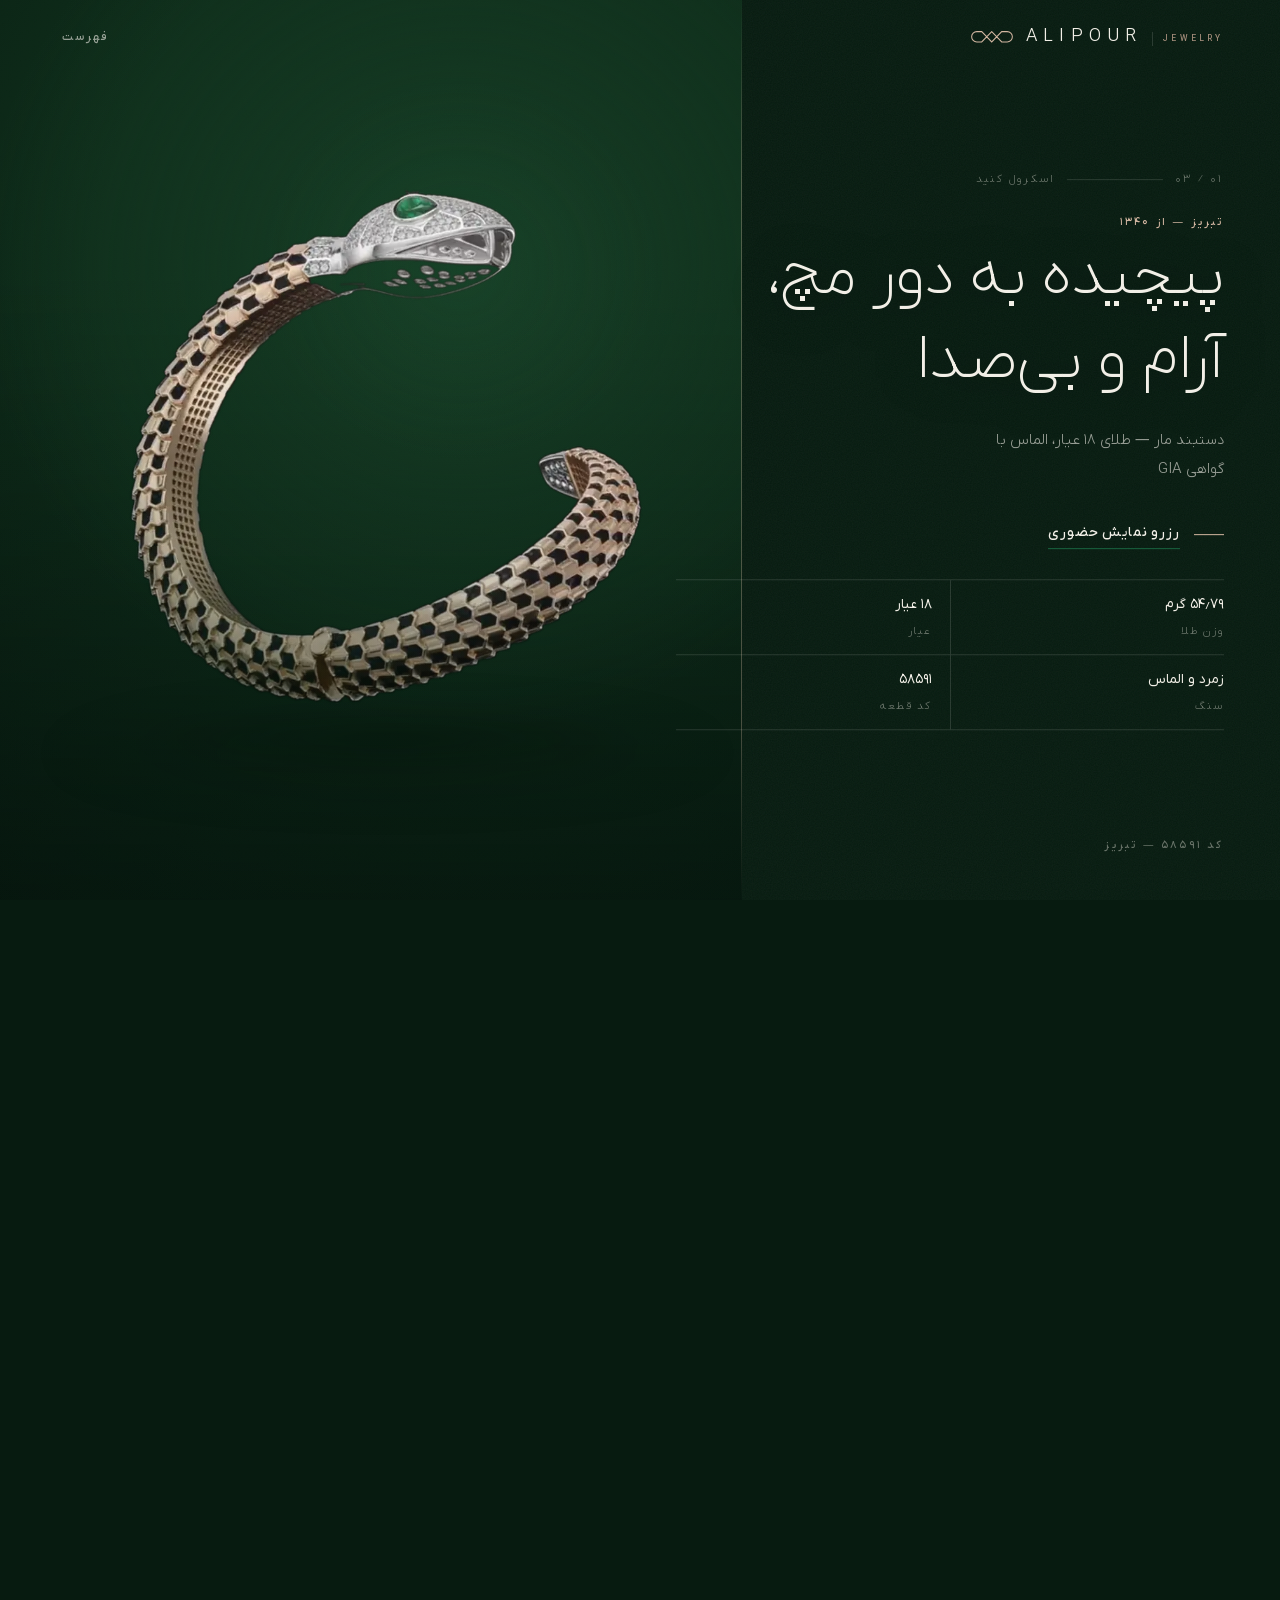
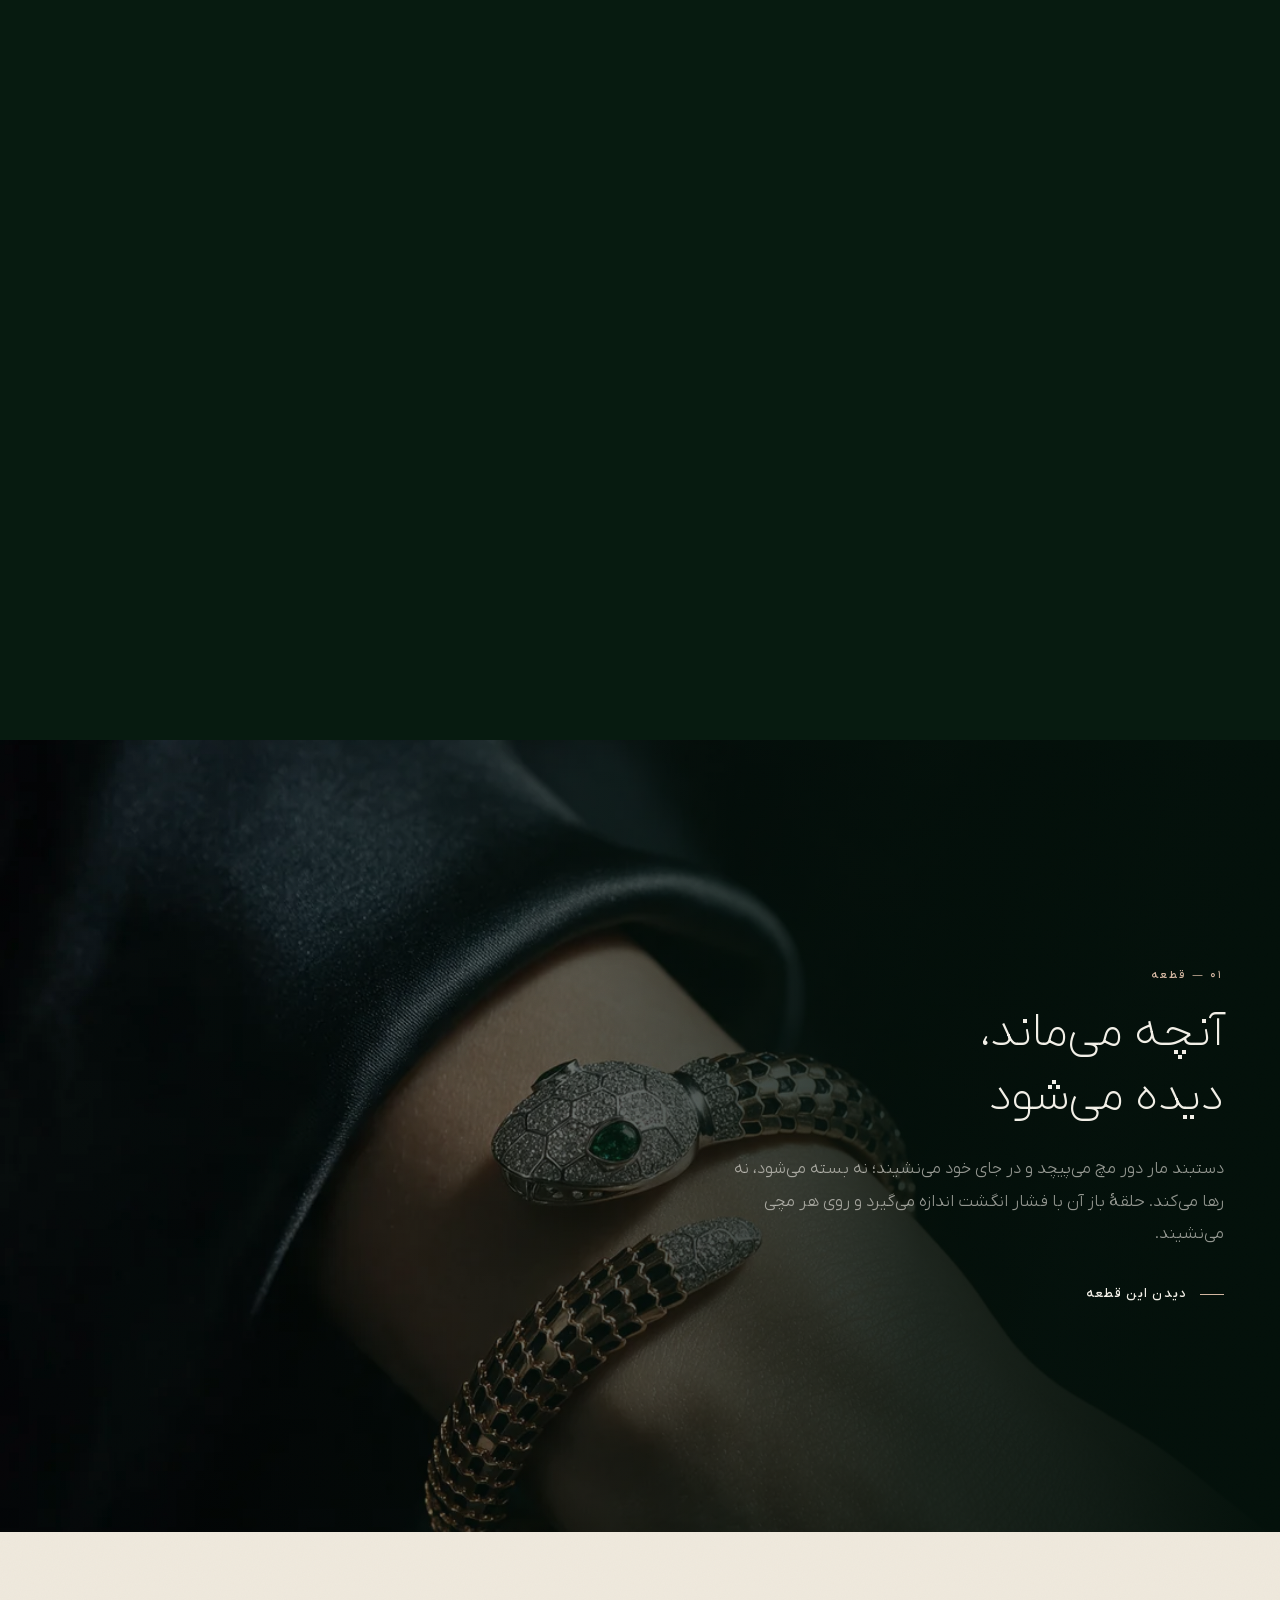
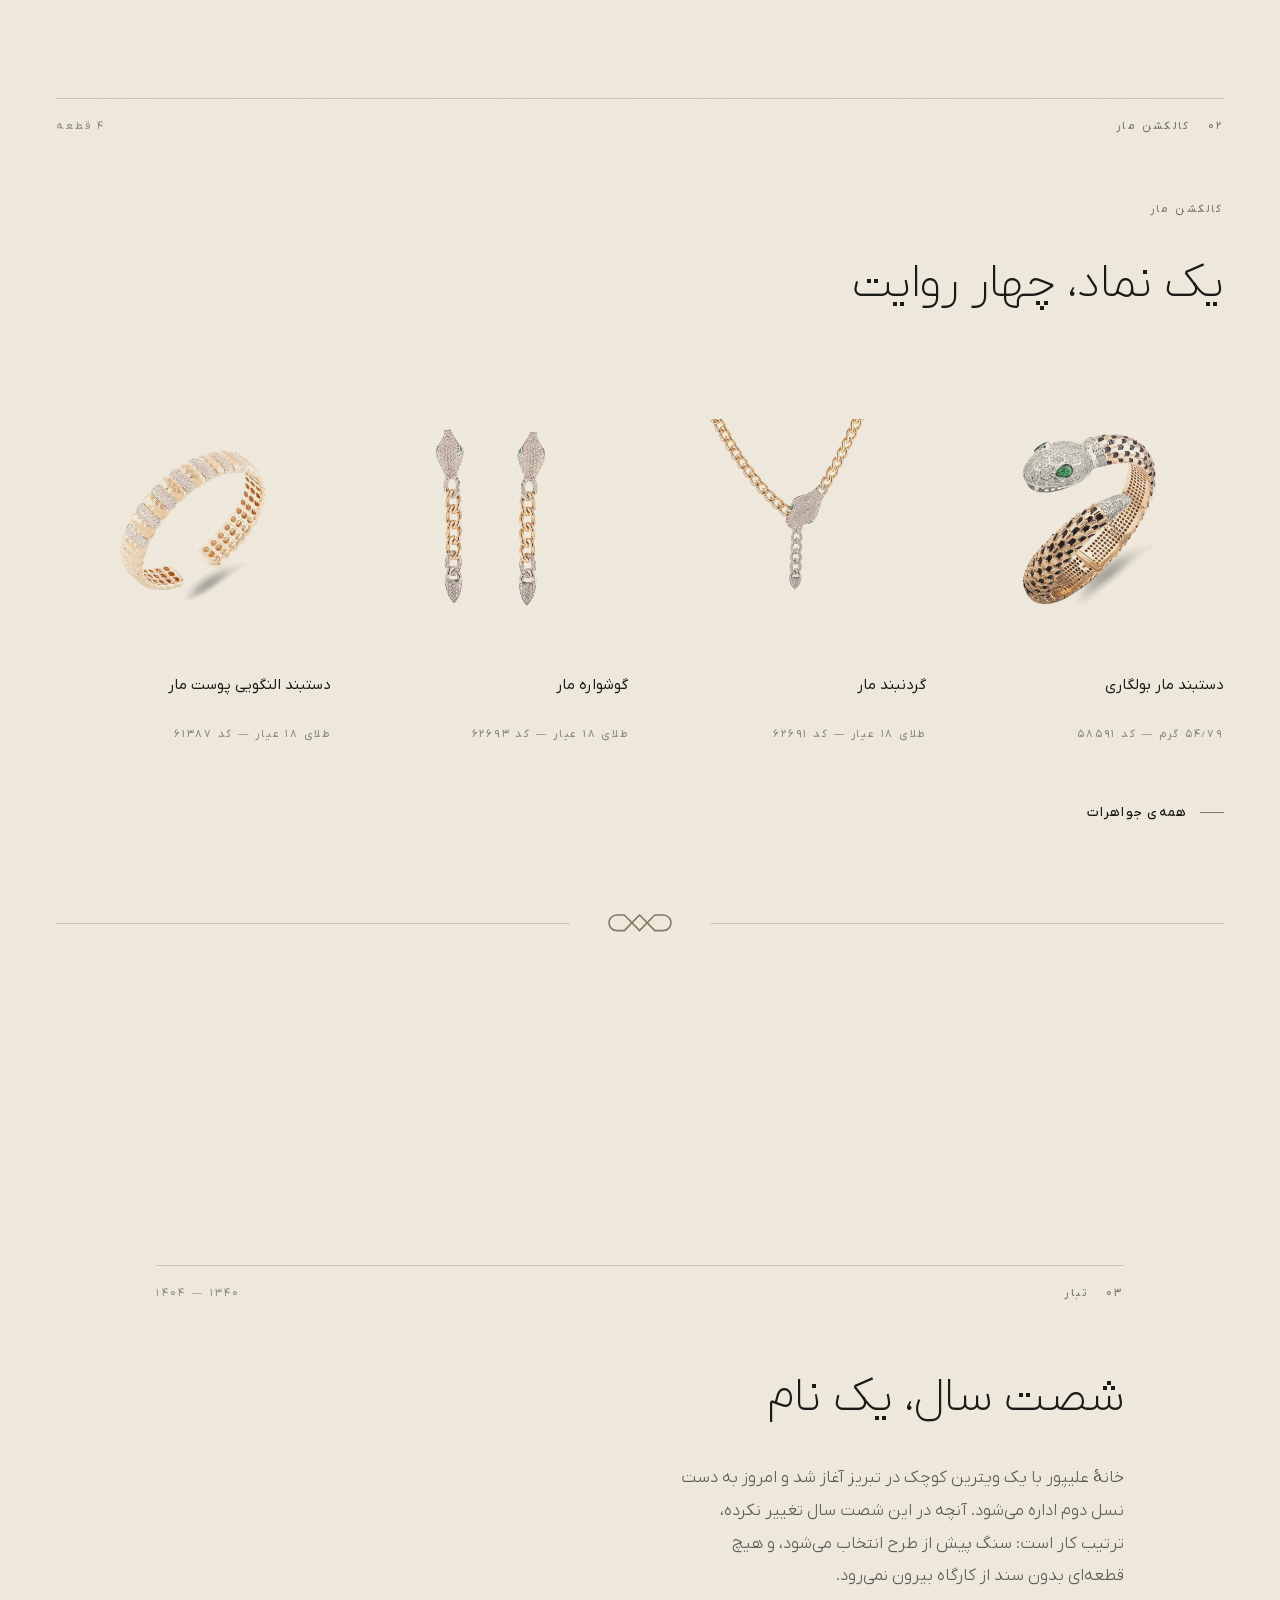
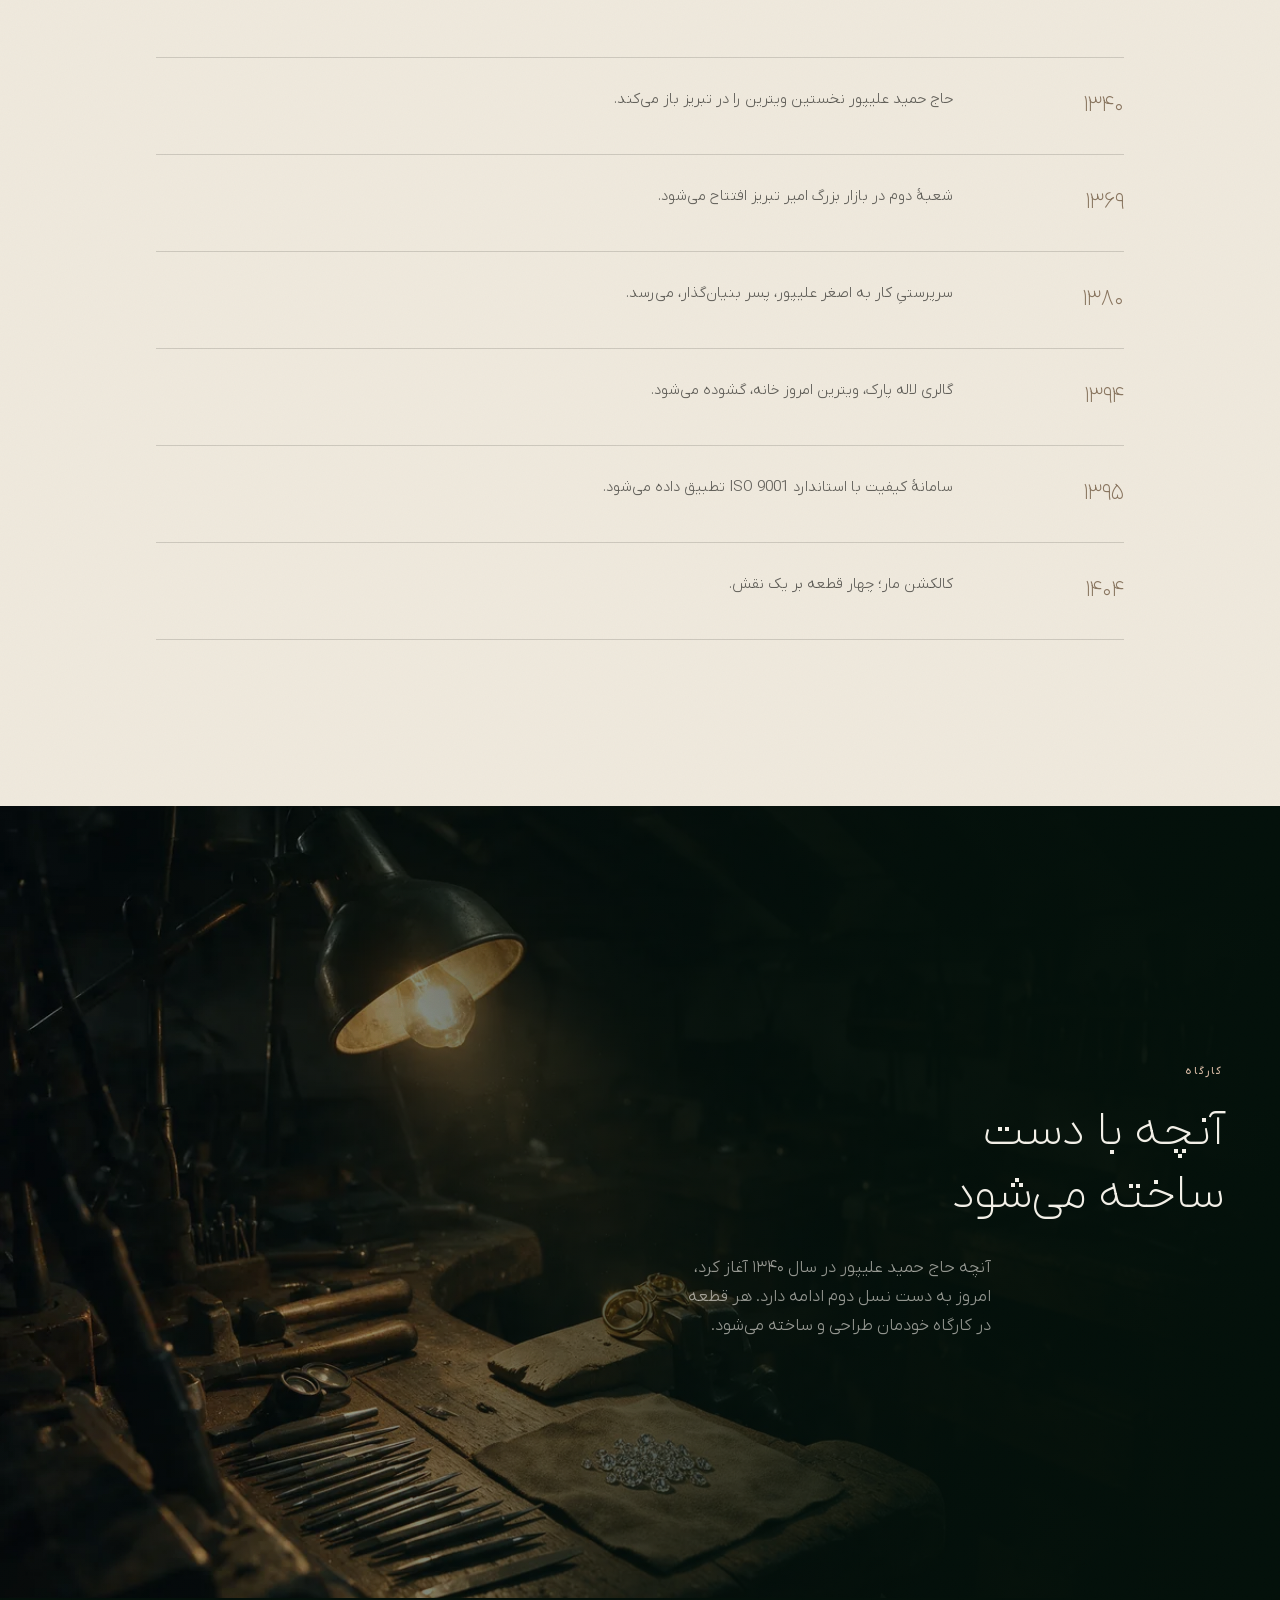
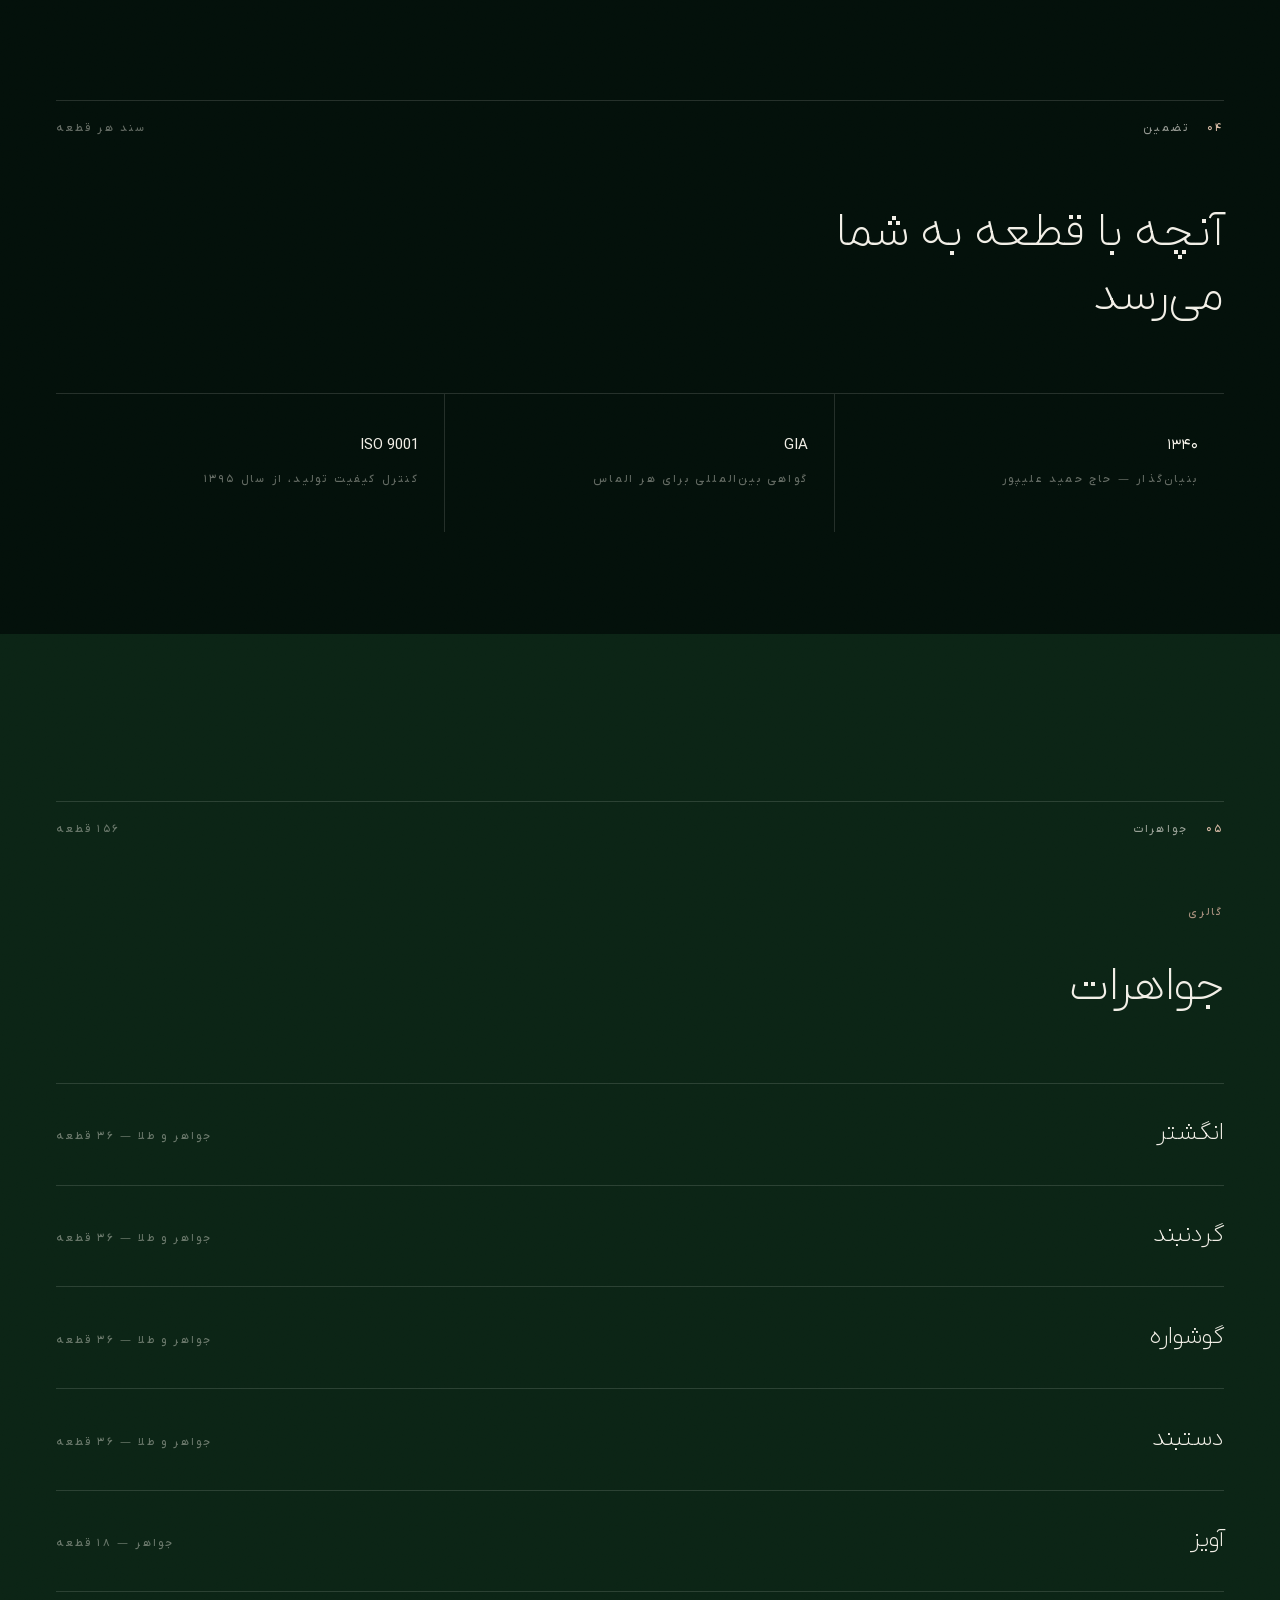
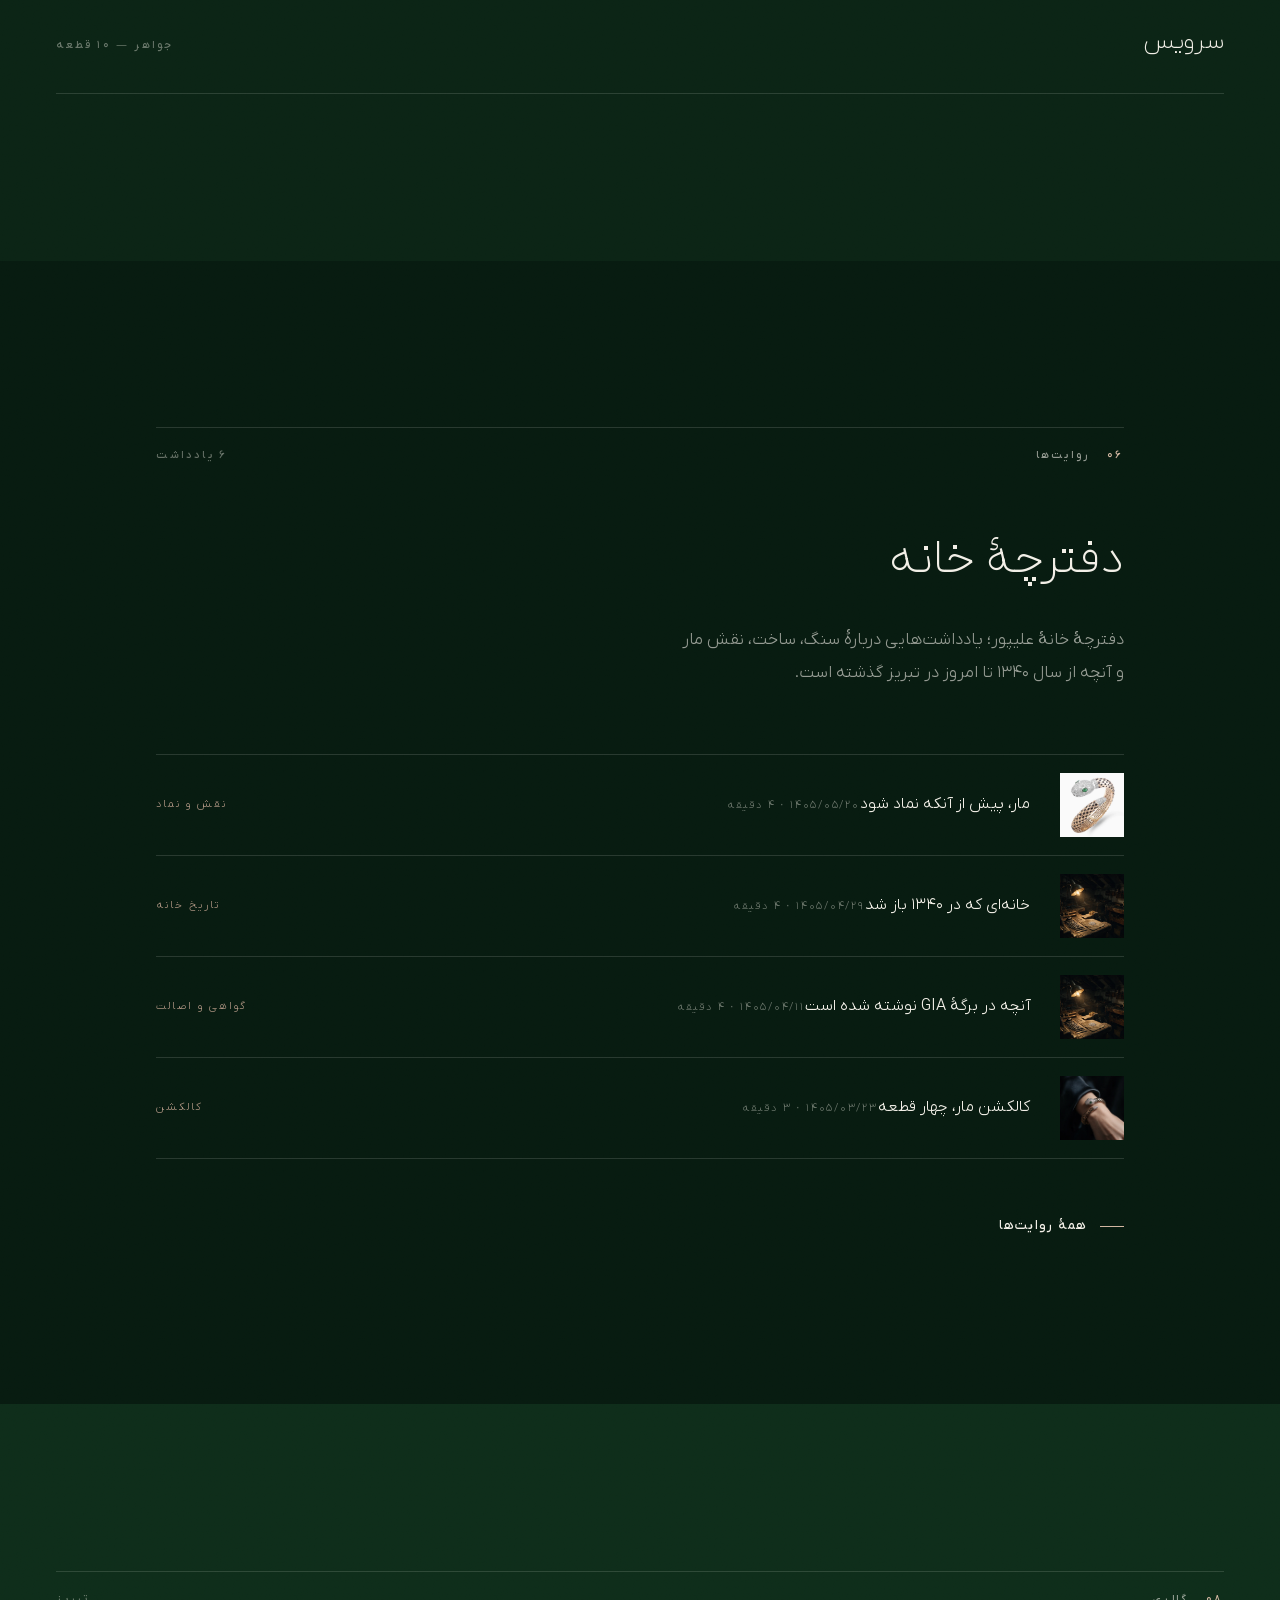
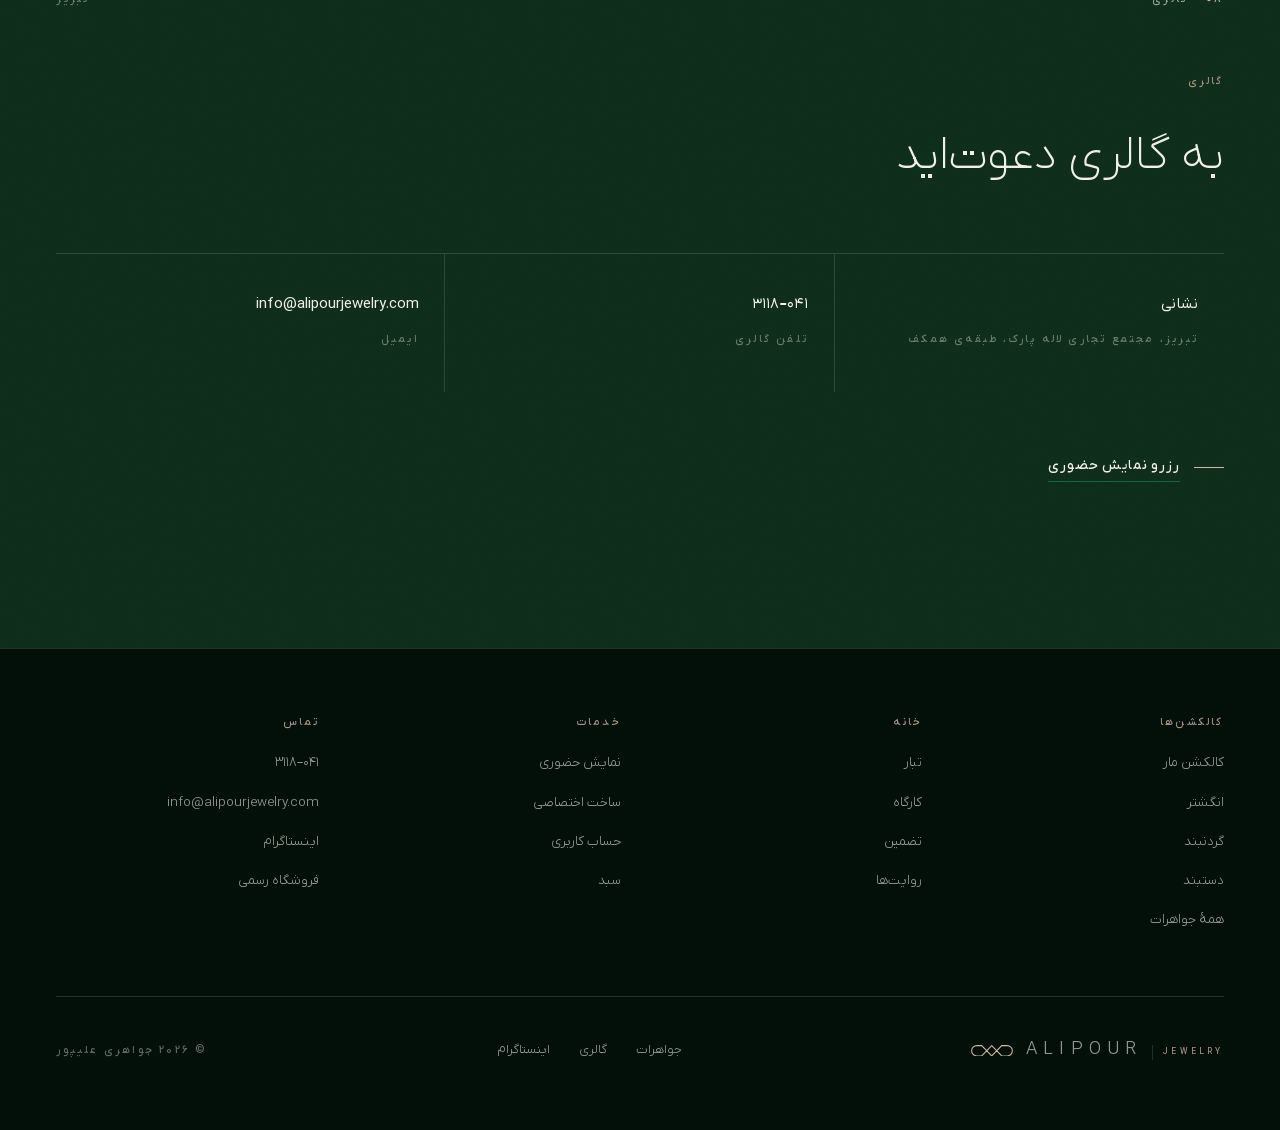
<file: index.html>
<!DOCTYPE html>
<html dir="rtl" lang="fa">
<head>
<meta charset="utf-8">
<meta name="viewport" content="width=device-width,initial-scale=1,viewport-fit=cover">
<meta name="theme-color" content="#071b10">
<title>جواهری علیپور</title>
<meta name="description" content="جواهری علیپور — طراحی و ساخت طلا و جواهر اصیل در تبریز، از سال ۱۳۴۰.">
<meta property="og:title" content="جواهری علیپور">
<meta property="og:description" content="طراحی و ساخت طلا و جواهر اصیل در تبریز، از سال ۱۳۴۰.">
<meta property="og:type" content="website">
<meta property="og:image" content="assets/img/og.jpg">
<link rel="icon" href="assets/img/favicon.svg" type="image/svg+xml">
<link rel="preload" as="font" type="font/woff2" href="assets/fonts/IRANYekanXFaNum-VF.woff2" crossorigin>
<link rel="preload" as="image" href="assets/frames/lg/119.webp">
<link rel="manifest" href="manifest.webmanifest">
<link rel="apple-touch-icon" href="assets/icon/apple-touch-icon.png">
<meta name="apple-mobile-web-app-capable" content="yes">
<meta name="mobile-web-app-capable" content="yes">
<meta name="apple-mobile-web-app-status-bar-style" content="black-translucent">
<meta name="apple-mobile-web-app-title" content="علیپور">
<meta name="application-name" content="علیپور">
<link rel="stylesheet" href="css/app.css">
</head>
<body>

<a class="skip" href="#main">پرش به محتوای اصلی</a>

<header class="nav">
  <div class="wrap nav__in">
    <a class="logo" href="#top" aria-label="جواهری علیپور"><svg class="logo__mark" viewBox="0 0 149 42" aria-hidden="true"><path fill="none" stroke="currentColor" stroke-width="3.7" stroke-linejoin="miter" stroke-miterlimit="10" d="M20.5 2.2 H38 L73.5 38.8 L109 2.2 H128.5 A18.3 18.3 0 0 1 128.5 38.8 H109 L73.5 2.2 L38 38.8 H20.5 A18.3 18.3 0 0 1 20.5 2.2 Z"/></svg><span class="logo__txt"><b>ALIPOUR</b><i>JEWELRY</i></span></a>
    <button class="navbtn" data-menu aria-expanded="false">فهرست</button>
  </div>
</header>

<div class="menu" role="dialog" aria-label="فهرست" aria-hidden="true">
  <button class="menu__x" data-menu-close>بستن</button>
  <span class="logo logo--stack menu__logo" aria-hidden="true"><svg class="logo__mark" viewBox="0 0 149 42" aria-hidden="true"><path fill="none" stroke="currentColor" stroke-width="3.7" stroke-linejoin="miter" stroke-miterlimit="10" d="M20.5 2.2 H38 L73.5 38.8 L109 2.2 H128.5 A18.3 18.3 0 0 1 128.5 38.8 H109 L73.5 2.2 L38 38.8 H20.5 A18.3 18.3 0 0 1 20.5 2.2 Z"/></svg></span>
  <a href="#serpent">کالکشن مار</a>
  <a href="products.html">جواهرات</a>
  <a href="#atelier">کارگاه</a>
  <a href="#visit">گالری</a>
</div>

<main id="main">
<span id="top"></span>

<!-- ══════════════════ HERO — the plate ══════════════════ -->
<section class="hero" id="hero">
  <div class="hero__track">
    <div class="hero__pin grain" data-jewel>

      <div class="plate">
        <div class="plate__light" aria-hidden="true"></div>
      </div>

      <div class="stage">
        <div class="shade shade--cast" aria-hidden="true"></div>
        <div class="shade shade--contact" aria-hidden="true"></div>
        <div class="jewel">
          <img class="jewel__poster" src="assets/frames/lg/119.webp" alt="" aria-hidden="true" fetchpriority="high">
          <canvas class="jewel__canvas" role="img"
                  aria-label="دستبند مار بولگاری، کد ۵۸۵۹۱ — با اسکرول بچرخد"></canvas>
        </div>
      </div>

      <div class="hero__type">
        <div class="beat beat--1 on" data-from="0" data-to="0.36">
          <span class="beats"><b data-beat-n>۰۱ ⁄ ۰۳</b><i></i><span>اسکرول کنید</span></span>
          <span class="micro hero__eyebrow">تبریز — از ۱۳۴۰</span>
          <h1>پیچیده به دور مچ،<br>آرام و بی‌صدا</h1>
          <p class="hero__sub">دستبند مار — طلای ۱۸ عیار، الماس با گواهی <span class="lat">GIA</span></p>
          <a class="cta" href="#visit"><u>رزرو نمایش حضوری</u></a>

          <div class="spec hero__spec">
            <div><b>۵۴٫۷۹ گرم</b><u>وزن طلا</u></div>
            <div><b>۱۸ عیار</b><u>عیار</u></div>
            <div><b>زمرد و الماس</b><u>سنگ</u></div>
            <div><b>۵۸۵۹۱</b><u>کد قطعه</u></div>
          </div>
        </div>

        <div class="beat beat--2" data-from="0.36" data-to="0.68">
          <span class="micro hero__eyebrow">وزن</span>
          <h2 class="d2">۵۴٫۷۹ گرم طلا</h2>
          <p class="hero__sub" style="margin-top:20px">دست‌ساز در کارگاه علیپور.</p>
        </div>

        <div class="beat beat--3" data-from="0.68" data-to="1.01">
          <span class="micro hero__eyebrow">سنگ</span>
          <h2 class="d2">زمرد در چشم،<br>الماس در پوست</h2>
          <p class="hero__sub" style="margin-top:20px">تراش و نشان به دست جواهرساز.</p>
        </div>
      </div>

      <div class="strip" aria-label="مشخصات قطعه">
        <div><b>۵۴٫۷۹ گرم</b><u>وزن طلا</u></div>
        <div><b>۱۸ عیار</b><u>عیار</u></div>
        <div><b>زمرد</b><u>سنگ چشم</u></div>
        <div><b>الماس — <span class="lat">GIA</span></b><u>گواهی</u></div>
        <div><b>۵۸۵۹۱</b><u>کد قطعه</u></div>
      </div>
      <p class="micro ledger">کد ۵۸۵۹۱ — تبریز</p>
    </div>
  </div>
</section>

<!-- ══════════════════ WRIST ══════════════════ -->
<section class="bleed bleed--wrist grain">
  <img src="assets/img/wrist.webp" alt="دستبند مار بر مچ" loading="lazy">
  <div class="bleed__scrim" aria-hidden="true"></div>
  <div class="wrap">
    <div class="bleed__copy">
      <span class="micro" style="color:var(--metal);display:block;margin-bottom:18px" data-rv>۰۱ — قطعه</span>
      <h2 class="d2" data-rv>آنچه می‌ماند،<br>دیده می‌شود</h2>
      <p class="lead" data-rv style="margin-top:24px">
        دستبند مار دور مچ می‌پیچد و در جای خود می‌نشیند؛ نه بسته می‌شود، نه رها می‌کند.
        حلقهٔ باز آن با فشار انگشت اندازه می‌گیرد و روی هر مچی می‌نشیند.
      </p>
      <p style="margin-top:26px" data-rv>
        <a class="lnk" href="https://alipourjewelry.com/product-%D8%AF%D8%B3%D8%AA%D8%A8%D9%86%D8%AF-%D9%85%D8%A7%D8%B1-%D8%A8%D9%88%D9%84%DA%AF%D8%A7%D8%B1%DB%8C/58591" target="_blank" rel="noopener">دیدن این قطعه</a>
      </p>
    </div>
  </div>
</section>

<!-- ══════════════════ کالکشن مار — paper ══════════════════ -->
<section class="band band--paper grain" id="serpent">
  <div class="wrap">
    <div class="chapter" data-rv><b>۰۲</b><span>کالکشن مار</span><i>۴ قطعه</i></div>
    <div class="head">
      <span class="kick" data-rv>کالکشن مار</span>
      <h2 class="d2" data-rv>یک نماد، چهار روایت</h2>
    </div>

    <div class="plates stag" data-rv>
      <a class="pl" href="https://alipourjewelry.com/product-%D8%AF%D8%B3%D8%AA%D8%A8%D9%86%D8%AF-%D9%85%D8%A7%D8%B1-%D8%A8%D9%88%D9%84%DA%AF%D8%A7%D8%B1%DB%8C/58591" target="_blank" rel="noopener">
        <span class="pl__m"><img loading="lazy" src="assets/img/p/58591.webp" alt="دستبند مار بولگاری"></span>
        <span class="pl__b">
          <span class="pl__n">دستبند مار بولگاری</span>
          <span class="pl__s">۵۴٫۷۹ گرم — کد ۵۸۵۹۱</span>
        </span>
      </a>
      <a class="pl" href="https://alipourjewelry.com/category/%D8%B7%D9%84%D8%A7/%DA%AF%D8%B1%D8%AF%D9%86%D8%A8%D9%86%D8%AF" target="_blank" rel="noopener">
        <span class="pl__m"><img loading="lazy" src="assets/img/p/62691.webp" alt="گردنبند مار"></span>
        <span class="pl__b">
          <span class="pl__n">گردنبند مار</span>
          <span class="pl__s">طلای ۱۸ عیار — کد ۶۲۶۹۱</span>
        </span>
      </a>
      <a class="pl" href="https://alipourjewelry.com/category/%D8%B7%D9%84%D8%A7/%DA%AF%D9%88%D8%B4%D9%88%D8%A7%D8%B1%D9%87" target="_blank" rel="noopener">
        <span class="pl__m"><img loading="lazy" src="assets/img/p/62693.webp" alt="گوشواره مار"></span>
        <span class="pl__b">
          <span class="pl__n">گوشواره مار</span>
          <span class="pl__s">طلای ۱۸ عیار — کد ۶۲۶۹۳</span>
        </span>
      </a>
      <a class="pl" href="https://alipourjewelry.com/category/%D8%B7%D9%84%D8%A7/%D8%AF%D8%B3%D8%AA%D8%A8%D9%86%D8%AF" target="_blank" rel="noopener">
        <span class="pl__m"><img loading="lazy" src="assets/img/p/61387.webp" alt="دستبند النگویی پوست مار"></span>
        <span class="pl__b">
          <span class="pl__n">دستبند النگویی پوست مار</span>
          <span class="pl__s">طلای ۱۸ عیار — کد ۶۱۳۸۷</span>
        </span>
      </a>
    </div>

    <p style="margin-top:clamp(34px,4vw,56px)" data-rv>
      <a class="lnk" href="products.html">همه‌ی جواهرات</a>
    </p>

    <div class="markrule" style="margin-top:clamp(56px,7vw,110px)" data-rv><svg viewBox="0 0 149 42" aria-hidden="true"><path fill="none" stroke="currentColor" stroke-width="3.7" stroke-linejoin="miter" stroke-miterlimit="10" d="M20.5 2.2 H38 L73.5 38.8 L109 2.2 H128.5 A18.3 18.3 0 0 1 128.5 38.8 H109 L73.5 2.2 L38 38.8 H20.5 A18.3 18.3 0 0 1 20.5 2.2 Z"/></svg></div>
  </div>
</section>


<!-- ══════════════════ تبار ══════════════════ -->
<section class="band band--paper grain" id="lineage">
  <div class="wrap wrap--read">
    <div class="chapter" data-rv><b>۰۳</b><span>تبار</span><i>۱۳۴۰ — ۱۴۰۴</i></div>
    <div class="head">
      <h2 class="d2" data-rv>شصت سال، یک نام</h2>
      <p class="lead" data-rv style="margin-top:18px">
        خانهٔ علیپور با یک ویترین کوچک در تبریز آغاز شد و امروز به دست نسل دوم اداره می‌شود.
        آنچه در این شصت سال تغییر نکرده، ترتیب کار است: سنگ پیش از طرح انتخاب می‌شود،
        و هیچ قطعه‌ای بدون سند از کارگاه بیرون نمی‌رود.
      </p>
    </div>
    <div class="tl stag" data-rv>
      <div><span class="tl__y">۱۳۴۰</span><span class="tl__b">حاج حمید علیپور نخستین ویترین را در تبریز باز می‌کند.</span></div>
      <div><span class="tl__y">۱۳۶۹</span><span class="tl__b">شعبهٔ دوم در بازار بزرگ امیر تبریز افتتاح می‌شود.</span></div>
      <div><span class="tl__y">۱۳۸۰</span><span class="tl__b">سرپرستیِ کار به اصغر علیپور، پسر بنیان‌گذار، می‌رسد.</span></div>
      <div><span class="tl__y">۱۳۹۴</span><span class="tl__b">گالری لاله پارک، ویترین امروز خانه، گشوده می‌شود.</span></div>
      <div><span class="tl__y">۱۳۹۵</span><span class="tl__b">سامانهٔ کیفیت با استاندارد <span class="lat">ISO 9001</span> تطبیق داده می‌شود.</span></div>
      <div><span class="tl__y">۱۴۰۴</span><span class="tl__b">کالکشن مار؛ چهار قطعه بر یک نقش.</span></div>
    </div>
  </div>
</section>

<!-- ══════════════════ کارگاه ══════════════════ -->
<section class="bleed bleed--atelier grain" id="atelier">
  <img src="assets/img/atelier.webp" alt="کارگاه ساخت جواهری علیپور" loading="lazy">
  <div class="bleed__scrim" aria-hidden="true"></div>
  <div class="wrap">
    <div class="bleed__copy">
      <span class="micro" style="color:var(--metal);display:block;margin-bottom:20px" data-rv>کارگاه</span>
      <h2 class="d2" data-rv>آنچه با دست<br>ساخته می‌شود</h2>
      <p class="body dim" style="margin-top:26px" data-rv>
        آنچه حاج حمید علیپور در سال ۱۳۴۰ آغاز کرد، امروز به دست نسل دوم ادامه دارد.
        هر قطعه در کارگاه خودمان طراحی و ساخته می‌شود.
      </p>
    </div>
  </div>
</section>

<section class="band band--ink grain" id="assurance" style="padding-block:clamp(64px,8vw,110px)">
  <div class="wrap">
    <div class="chapter" data-rv><b>۰۴</b><span>تضمین</span><i>سند هر قطعه</i></div>
    <div class="head">
      <h2 class="d2" data-rv>آنچه با قطعه به شما می‌رسد</h2>
    </div>
    <div class="facts stag" data-rv>
      <div><b>۱۳۴۰</b><span class="micro faint">بنیان‌گذار — حاج حمید علیپور</span></div>
      <div><b><span class="lat">GIA</span></b><span class="micro faint">گواهی بین‌المللی برای هر الماس</span></div>
      <div><b><span class="lat">ISO 9001</span></b><span class="micro faint">کنترل کیفیت تولید، از سال ۱۳۹۵</span></div>
    </div>
  </div>
</section>

<!-- ══════════════════ جواهرات — index ══════════════════ -->
<section class="band band--field grain" id="pieces">
  <div class="wrap">
    <div class="chapter" data-rv><b>۰۵</b><span>جواهرات</span><i>۱۵۶ قطعه</i></div>
    <div class="head">
      <span class="kick" data-rv>گالری</span>
      <h2 class="d2" data-rv>جواهرات</h2>
    </div>
    <nav class="idx stag" data-rv aria-label="دسته‌بندی‌ها">
      <a href="products.html#ring"><span class="idx__n">انگشتر</span><span class="idx__c">جواهر و طلا — ۳۶ قطعه</span></a>
      <a href="products.html#necklace"><span class="idx__n">گردنبند</span><span class="idx__c">جواهر و طلا — ۳۶ قطعه</span></a>
      <a href="products.html#earring"><span class="idx__n">گوشواره</span><span class="idx__c">جواهر و طلا — ۳۶ قطعه</span></a>
      <a href="products.html#bracelet"><span class="idx__n">دستبند</span><span class="idx__c">جواهر و طلا — ۳۶ قطعه</span></a>
      <a href="products.html#pendant"><span class="idx__n">آویز</span><span class="idx__c">جواهر — ۱۸ قطعه</span></a>
      <a href="products.html#set"><span class="idx__n">سرویس</span><span class="idx__c">جواهر — ۱۰ قطعه</span></a>
    </nav>
  </div>
</section>


<!-- ══════════════════ روایت‌ها ══════════════════ -->
<section class="band band--board grain" id="notes">
  <div class="wrap wrap--read">
    <div class="chapter" data-rv><b>۰۶</b><span>روایت‌ها</span><i>6 یادداشت</i></div>
    <div class="head">
      <h2 class="d2" data-rv>دفترچهٔ خانه</h2>
      <p class="lead" data-rv style="margin-top:18px">دفترچهٔ خانهٔ علیپور؛ یادداشت‌هایی دربارهٔ سنگ، ساخت، نقش مار و آنچه از سال ۱۳۴۰ تا امروز در تبریز گذشته است.</p>
    </div>
    <div class="notes stag" data-rv>
      <a href="blog-serpent-in-persian-art.html">
        <span class="notes__m"><img loading="lazy" src="assets/img/p/58591.webp" alt=""></span>
        <span><span class="notes__t">مار، پیش از آنکه نماد شود</span><span class="notes__d">۱۴۰۵/۰۵/۲۰ · 4 دقیقه</span></span>
        <span class="notes__k">نقش و نماد</span>
      </a>
      <a href="blog-house-since-1340.html">
        <span class="notes__m"><img loading="lazy" src="assets/img/atelier.webp" alt=""></span>
        <span><span class="notes__t">خانه‌ای که در ۱۳۴۰ باز شد</span><span class="notes__d">۱۴۰۵/۰۴/۲۹ · 4 دقیقه</span></span>
        <span class="notes__k">تاریخ خانه</span>
      </a>
      <a href="blog-reading-a-gia-report.html">
        <span class="notes__m"><img loading="lazy" src="assets/img/atelier.webp" alt=""></span>
        <span><span class="notes__t">آنچه در برگهٔ <span dir="ltr">GIA</span> نوشته شده است</span><span class="notes__d">۱۴۰۵/۰۴/۱۱ · 4 دقیقه</span></span>
        <span class="notes__k">گواهی و اصالت</span>
      </a>
      <a href="blog-the-serpent-collection.html">
        <span class="notes__m"><img loading="lazy" src="assets/img/wrist.webp" alt=""></span>
        <span><span class="notes__t">کالکشن مار، چهار قطعه</span><span class="notes__d">۱۴۰۵/۰۳/۲۳ · 3 دقیقه</span></span>
        <span class="notes__k">کالکشن</span>
      </a>
    </div>
    <p style="margin-top:clamp(30px,4vw,50px)" data-rv><a class="lnk" href="blog.html">همهٔ روایت‌ها</a></p>
  </div>
</section>

<!-- ══════════════════ گالری ══════════════════ -->
<section class="band band--brand grain" id="visit">
  <div class="wrap">
    <div class="chapter" data-rv><b>۰۸</b><span>گالری</span><i>تبریز</i></div>
    <div class="head">
      <span class="kick" data-rv>گالری</span>
      <h2 class="d2" data-rv>به گالری دعوت‌اید</h2>
    </div>
    <div class="facts" style="border-top:1px solid var(--hair)">
      <div data-rv><b>نشانی</b><span class="micro faint">تبریز، مجتمع تجاری لاله پارک، طبقه‌ی همکف</span></div>
      <div data-rv><b><a href="tel:+984131180000">۰۴۱–۳۱۱۸</a></b><span class="micro faint">تلفن گالری</span></div>
      <div data-rv><b><a class="lat" href="mailto:info@alipourjewelry.com">info@alipourjewelry.com</a></b><span class="micro faint">ایمیل</span></div>
    </div>
    <p style="margin-top:clamp(38px,4.6vw,64px)" data-rv>
      <a class="cta" href="https://alipourjewelry.com/contact" target="_blank" rel="noopener"><u>رزرو نمایش حضوری</u></a>
    </p>
  </div>
</section>

</main>

<footer class="foot">
  <div class="wrap">
    <div class="sitemap">
      <div>
        <h4>کالکشن‌ها</h4>
        <ul>
          <li><a href="index.html#serpent">کالکشن مار</a></li>
          <li><a href="products.html#ring">انگشتر</a></li>
          <li><a href="products.html#necklace">گردنبند</a></li>
          <li><a href="products.html#bracelet">دستبند</a></li>
          <li><a href="products.html">همهٔ جواهرات</a></li>
        </ul>
      </div>
      <div>
        <h4>خانه</h4>
        <ul>
          <li><a href="index.html#lineage">تبار</a></li>
          <li><a href="index.html#atelier">کارگاه</a></li>
          <li><a href="index.html#assurance">تضمین</a></li>
          <li><a href="blog.html">روایت‌ها</a></li>
        </ul>
      </div>
      <div>
        <h4>خدمات</h4>
        <ul>
          <li><a href="index.html#visit">نمایش حضوری</a></li>
          <li><a href="index.html#visit">ساخت اختصاصی</a></li>
          <li><a href="account.html">حساب کاربری</a></li>
          <li><a href="bag.html">سبد</a></li>
        </ul>
      </div>
      <div>
        <h4>تماس</h4>
        <ul>
          <li><a href="tel:+984131180000">۰۴۱–۳۱۱۸</a></li>
          <li><a class="lat" href="mailto:info@alipourjewelry.com">info@alipourjewelry.com</a></li>
          <li><a href="https://instagram.com/alipour.jewelry" target="_blank" rel="noopener">اینستاگرام</a></li>
          <li><a href="https://alipourjewelry.com" target="_blank" rel="noopener">فروشگاه رسمی</a></li>
        </ul>
      </div>
    </div>
  <div class="foot__in">
    <a class="logo" href="#top" aria-label="جواهری علیپور"><svg class="logo__mark" viewBox="0 0 149 42" aria-hidden="true"><path fill="none" stroke="currentColor" stroke-width="3.7" stroke-linejoin="miter" stroke-miterlimit="10" d="M20.5 2.2 H38 L73.5 38.8 L109 2.2 H128.5 A18.3 18.3 0 0 1 128.5 38.8 H109 L73.5 2.2 L38 38.8 H20.5 A18.3 18.3 0 0 1 20.5 2.2 Z"/></svg><span class="logo__txt"><b>ALIPOUR</b><i>JEWELRY</i></span></a>
    <nav aria-label="پیوندها">
      <a href="products.html">جواهرات</a>
      <a href="#visit">گالری</a>
      <a href="https://instagram.com/alipour.jewelry" target="_blank" rel="noopener">اینستاگرام</a>
    </nav>
    <p class="micro faint">© <span data-year>۱۴۰۴</span> جواهری علیپور</p>
  </div>
  </div>
</footer>


<nav class="tabbar" aria-label="پیمایش اصلی"></nav>

<div class="install" role="dialog" aria-label="افزودن به صفحه‌ی اصلی" hidden>
  <svg viewBox="0 0 149 42" aria-hidden="true"><path fill="none" stroke="currentColor" stroke-width="3.7" stroke-linejoin="miter" stroke-miterlimit="10" d="M20.5 2.2 H38 L73.5 38.8 L109 2.2 H128.5 A18.3 18.3 0 0 1 128.5 38.8 H109 L73.5 2.2 L38 38.8 H20.5 A18.3 18.3 0 0 1 20.5 2.2 Z"/></svg>
  <p><b>افزودن به صفحه‌ی اصلی</b>علیپور را مثل یک اپلیکیشن باز کنید.</p>
  <button data-install>افزودن</button>
  <button class="x" data-install-close aria-label="بستن">×</button>
</div>

<script src="js/shell.js" defer></script>
<script src="js/app.js" defer></script>
<script src="js/jewel.js" defer></script>
</body>
</html>
</file>
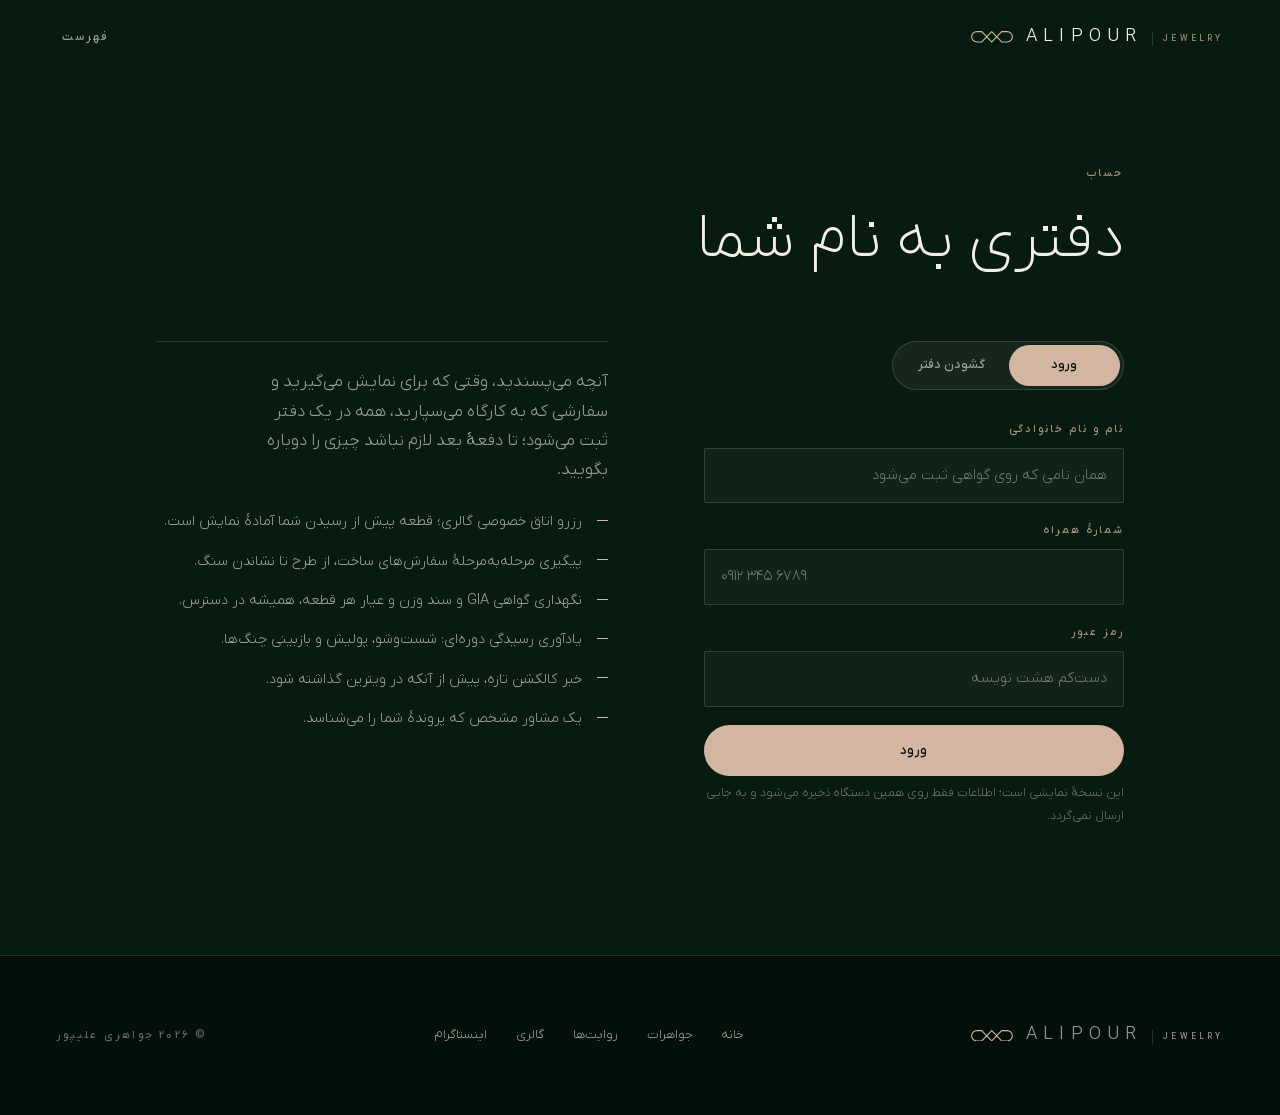
<file: account.html>
<!DOCTYPE html>
<html dir="rtl" lang="fa">
<head>
<meta charset="utf-8">
<meta name="viewport" content="width=device-width,initial-scale=1,viewport-fit=cover">
<meta name="theme-color" content="#071b10">
<title>حساب کاربری | جواهری علیپور</title>
<meta name="description" content="آنچه می‌پسندید، وقتی که برای نمایش می‌گیرید و سفارشی که به کارگاه می‌سپارید، همه در یک دفتر ثبت می‌شود؛ تا دفعهٔ بعد لازم نباشد چیزی را دوباره بگویید.">
<link rel="icon" href="assets/img/favicon.svg" type="image/svg+xml">
<link rel="preload" as="font" type="font/woff2" href="assets/fonts/IRANYekanXFaNum-VF.woff2" crossorigin>
<link rel="manifest" href="manifest.webmanifest">
<link rel="apple-touch-icon" href="assets/icon/apple-touch-icon.png">
<meta name="apple-mobile-web-app-capable" content="yes">
<meta name="mobile-web-app-capable" content="yes">
<meta name="apple-mobile-web-app-status-bar-style" content="black-translucent">
<meta name="apple-mobile-web-app-title" content="علیپور">
<link rel="stylesheet" href="css/app.css">
</head>
<body>

<a class="skip" href="#main">پرش به محتوای اصلی</a>

<header class="nav">
  <div class="wrap nav__in">
    <a class="logo" href="index.html" aria-label="جواهری علیپور"><svg class="logo__mark" viewBox="0 0 149 42" aria-hidden="true"><path fill="none" stroke="currentColor" stroke-width="3.7" stroke-linejoin="miter" stroke-miterlimit="10" d="M20.5 2.2 H38 L73.5 38.8 L109 2.2 H128.5 A18.3 18.3 0 0 1 128.5 38.8 H109 L73.5 2.2 L38 38.8 H20.5 A18.3 18.3 0 0 1 20.5 2.2 Z"/></svg><span class="logo__txt"><b>ALIPOUR</b><i>JEWELRY</i></span></a>
    <button class="navbtn" data-menu aria-expanded="false">فهرست</button>
  </div>
</header>

<div class="menu" role="dialog" aria-label="فهرست" aria-hidden="true">
  <button class="menu__x" data-menu-close>بستن</button>
  <span class="logo logo--stack menu__logo" aria-hidden="true"><svg class="logo__mark" viewBox="0 0 149 42" aria-hidden="true"><path fill="none" stroke="currentColor" stroke-width="3.7" stroke-linejoin="miter" stroke-miterlimit="10" d="M20.5 2.2 H38 L73.5 38.8 L109 2.2 H128.5 A18.3 18.3 0 0 1 128.5 38.8 H109 L73.5 2.2 L38 38.8 H20.5 A18.3 18.3 0 0 1 20.5 2.2 Z"/></svg></span>
  <a href="index.html#serpent">کالکشن مار</a>
  <a href="products.html">جواهرات</a>
  <a href="blog.html">روایت‌ها</a>
  <a href="index.html#atelier">کارگاه</a>
  <a href="account.html">حساب کاربری</a>
</div>

<main id="main" class="page">
  <div class="wrap" style="max-width:1080px">
    <div class="page__head">
      <span class="kick">حساب</span>
      <h1 class="d1">دفتری به نام شما</h1>
    </div>
    <div data-account-mount
         data-signin="ورود" data-register="گشودن دفتر">
      <div class="acct__grid">
        <form class="acct__form" data-auth novalidate>
          <div class="seg" role="tablist">
            <button type="button" class="on" data-mode="in">ورود</button>
            <button type="button" data-mode="up">گشودن دفتر</button>
          </div>
          <label class="field"><span>نام و نام خانوادگی</span><input type="text" name="fullName" placeholder="همان نامی که روی گواهی ثبت می‌شود" required></label>
        <label class="field"><span>شمارهٔ همراه</span><input type="tel" name="mobile" placeholder="۰۹۱۲ ۳۴۵ ۶۷۸۹" required></label>
        <label class="field"><span>ایمیل</span><input type="email" name="email" placeholder="you@example.com" ></label>
        <label class="field"><span>رمز عبور</span><input type="password" name="password" placeholder="دست‌کم هشت نویسه" ></label>
        <label class="field"><span>شهر</span><input type="text" name="city" placeholder="تبریز" ></label>
          <button class="btn btn--wide" type="submit">ورود</button>
          <p class="form-note">این نسخهٔ نمایشی است؛ اطلاعات فقط روی همین دستگاه ذخیره می‌شود و به جایی ارسال نمی‌گردد.</p>
        </form>
        <aside class="acct__why">
          <p class="body dim">آنچه می‌پسندید، وقتی که برای نمایش می‌گیرید و سفارشی که به کارگاه می‌سپارید، همه در یک دفتر ثبت می‌شود؛ تا دفعهٔ بعد لازم نباشد چیزی را دوباره بگویید.</p>
          <ul class="ticks">
          <li>رزرو اتاق خصوصی گالری؛ قطعه پیش از رسیدن شما آمادهٔ نمایش است.</li>
          <li>پیگیری مرحله‌به‌مرحلهٔ سفارش‌های ساخت، از طرح تا نشاندن سنگ.</li>
          <li>نگهداری گواهی <span dir="ltr">GIA</span> و سند وزن و عیار هر قطعه، همیشه در دسترس.</li>
          <li>یادآوری رسیدگی دوره‌ای: شست‌وشو، پولیش و بازبینی چنگ‌ها.</li>
          <li>خبر کالکشن تازه، پیش از آنکه در ویترین گذاشته شود.</li>
          <li>یک مشاور مشخص که پروندهٔ شما را می‌شناسد.</li>
          </ul>
        </aside>
      </div>
    </div>
  </div>
</main>

<footer class="foot">
  <div class="wrap foot__in">
    <a class="logo" href="index.html" aria-label="جواهری علیپور"><svg class="logo__mark" viewBox="0 0 149 42" aria-hidden="true"><path fill="none" stroke="currentColor" stroke-width="3.7" stroke-linejoin="miter" stroke-miterlimit="10" d="M20.5 2.2 H38 L73.5 38.8 L109 2.2 H128.5 A18.3 18.3 0 0 1 128.5 38.8 H109 L73.5 2.2 L38 38.8 H20.5 A18.3 18.3 0 0 1 20.5 2.2 Z"/></svg><span class="logo__txt"><b>ALIPOUR</b><i>JEWELRY</i></span></a>
    <nav aria-label="پیوندها">
      <a href="index.html">خانه</a>
      <a href="products.html">جواهرات</a>
      <a href="blog.html">روایت‌ها</a>
      <a href="index.html#visit">گالری</a>
      <a href="https://instagram.com/alipour.jewelry" target="_blank" rel="noopener">اینستاگرام</a>
    </nav>
    <p class="micro faint">© <span data-year>۱۴۰۴</span> جواهری علیپور</p>
  </div>
</footer>

<nav class="tabbar" aria-label="پیمایش اصلی"></nav>

<script src="js/shell.js" defer></script>
<script src="js/app.js" defer></script>
</body>
</html>
</file>
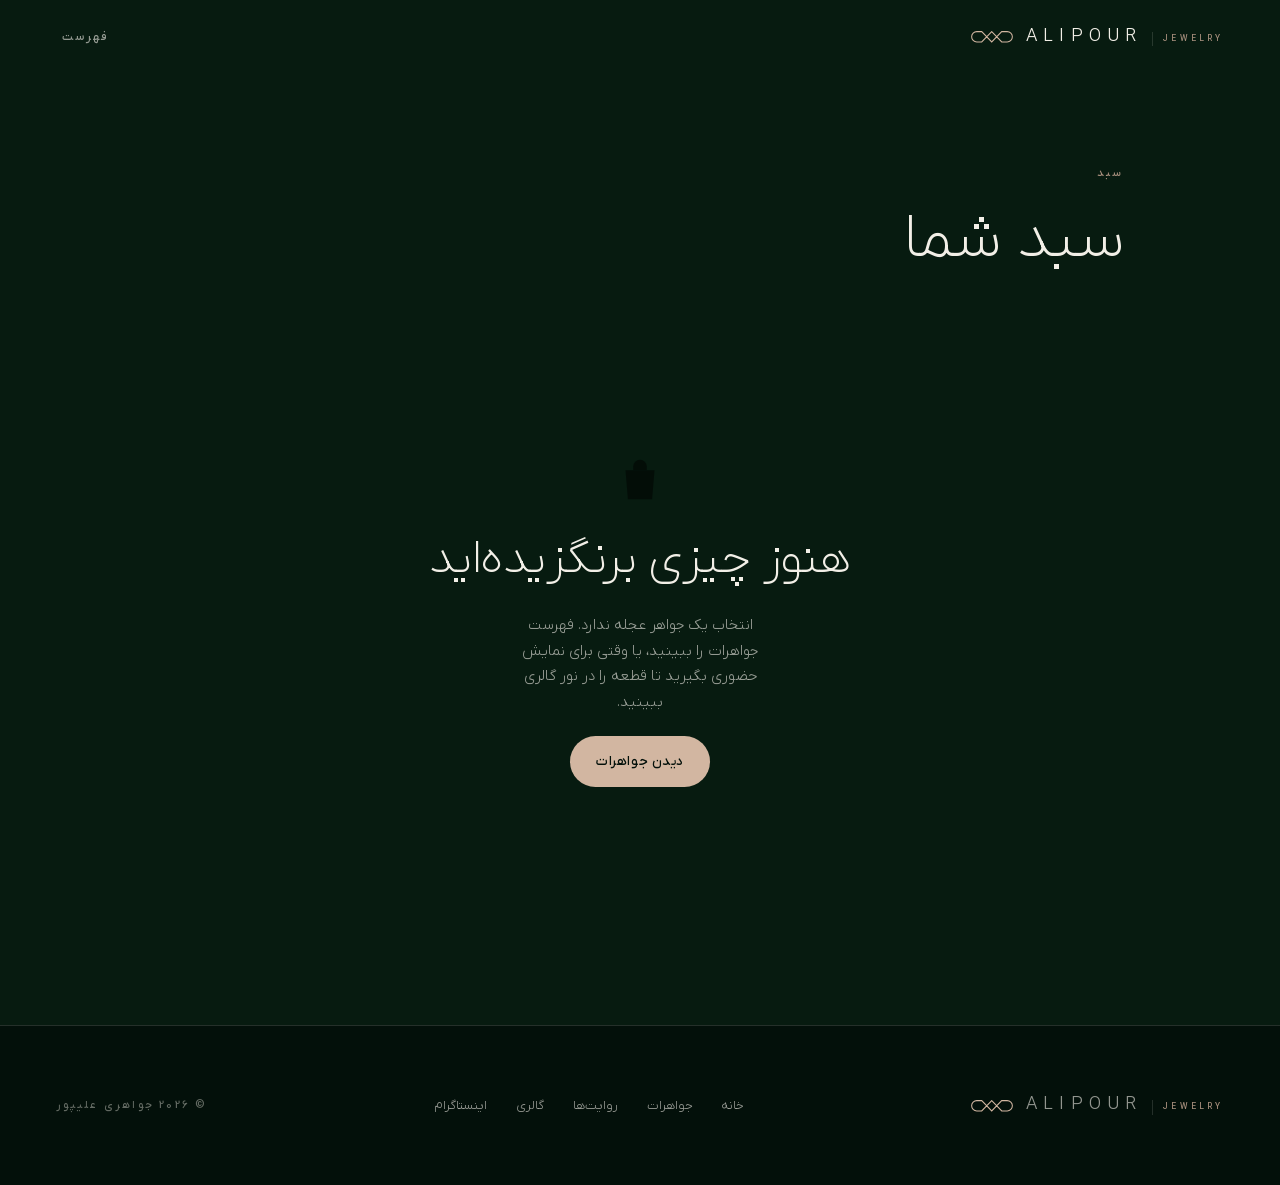
<file: bag.html>
<!DOCTYPE html>
<html dir="rtl" lang="fa">
<head>
<meta charset="utf-8">
<meta name="viewport" content="width=device-width,initial-scale=1,viewport-fit=cover">
<meta name="theme-color" content="#071b10">
<title>سبد شما | جواهری علیپور</title>
<meta name="description" content="سبد خرید جواهری علیپور">
<link rel="icon" href="assets/img/favicon.svg" type="image/svg+xml">
<link rel="preload" as="font" type="font/woff2" href="assets/fonts/IRANYekanXFaNum-VF.woff2" crossorigin>
<link rel="manifest" href="manifest.webmanifest">
<link rel="apple-touch-icon" href="assets/icon/apple-touch-icon.png">
<meta name="apple-mobile-web-app-capable" content="yes">
<meta name="mobile-web-app-capable" content="yes">
<meta name="apple-mobile-web-app-status-bar-style" content="black-translucent">
<meta name="apple-mobile-web-app-title" content="علیپور">
<link rel="stylesheet" href="css/app.css">
</head>
<body>

<a class="skip" href="#main">پرش به محتوای اصلی</a>

<header class="nav">
  <div class="wrap nav__in">
    <a class="logo" href="index.html" aria-label="جواهری علیپور"><svg class="logo__mark" viewBox="0 0 149 42" aria-hidden="true"><path fill="none" stroke="currentColor" stroke-width="3.7" stroke-linejoin="miter" stroke-miterlimit="10" d="M20.5 2.2 H38 L73.5 38.8 L109 2.2 H128.5 A18.3 18.3 0 0 1 128.5 38.8 H109 L73.5 2.2 L38 38.8 H20.5 A18.3 18.3 0 0 1 20.5 2.2 Z"/></svg><span class="logo__txt"><b>ALIPOUR</b><i>JEWELRY</i></span></a>
    <button class="navbtn" data-menu aria-expanded="false">فهرست</button>
  </div>
</header>

<div class="menu" role="dialog" aria-label="فهرست" aria-hidden="true">
  <button class="menu__x" data-menu-close>بستن</button>
  <span class="logo logo--stack menu__logo" aria-hidden="true"><svg class="logo__mark" viewBox="0 0 149 42" aria-hidden="true"><path fill="none" stroke="currentColor" stroke-width="3.7" stroke-linejoin="miter" stroke-miterlimit="10" d="M20.5 2.2 H38 L73.5 38.8 L109 2.2 H128.5 A18.3 18.3 0 0 1 128.5 38.8 H109 L73.5 2.2 L38 38.8 H20.5 A18.3 18.3 0 0 1 20.5 2.2 Z"/></svg></span>
  <a href="index.html#serpent">کالکشن مار</a>
  <a href="products.html">جواهرات</a>
  <a href="blog.html">روایت‌ها</a>
  <a href="index.html#atelier">کارگاه</a>
  <a href="account.html">حساب کاربری</a>
</div>

<main id="main" class="page">
  <div class="wrap" style="max-width:1080px">
    <div class="page__head">
      <span class="kick">سبد</span>
      <h1 class="d1">سبد شما</h1>
    </div>
    <div data-bag-mount></div>
  </div>
</main>

<footer class="foot">
  <div class="wrap foot__in">
    <a class="logo" href="index.html" aria-label="جواهری علیپور"><svg class="logo__mark" viewBox="0 0 149 42" aria-hidden="true"><path fill="none" stroke="currentColor" stroke-width="3.7" stroke-linejoin="miter" stroke-miterlimit="10" d="M20.5 2.2 H38 L73.5 38.8 L109 2.2 H128.5 A18.3 18.3 0 0 1 128.5 38.8 H109 L73.5 2.2 L38 38.8 H20.5 A18.3 18.3 0 0 1 20.5 2.2 Z"/></svg><span class="logo__txt"><b>ALIPOUR</b><i>JEWELRY</i></span></a>
    <nav aria-label="پیوندها">
      <a href="index.html">خانه</a>
      <a href="products.html">جواهرات</a>
      <a href="blog.html">روایت‌ها</a>
      <a href="index.html#visit">گالری</a>
      <a href="https://instagram.com/alipour.jewelry" target="_blank" rel="noopener">اینستاگرام</a>
    </nav>
    <p class="micro faint">© <span data-year>۱۴۰۴</span> جواهری علیپور</p>
  </div>
</footer>

<nav class="tabbar" aria-label="پیمایش اصلی"></nav>

<script src="js/shell.js" defer></script>
<script src="js/app.js" defer></script>
</body>
</html>
</file>
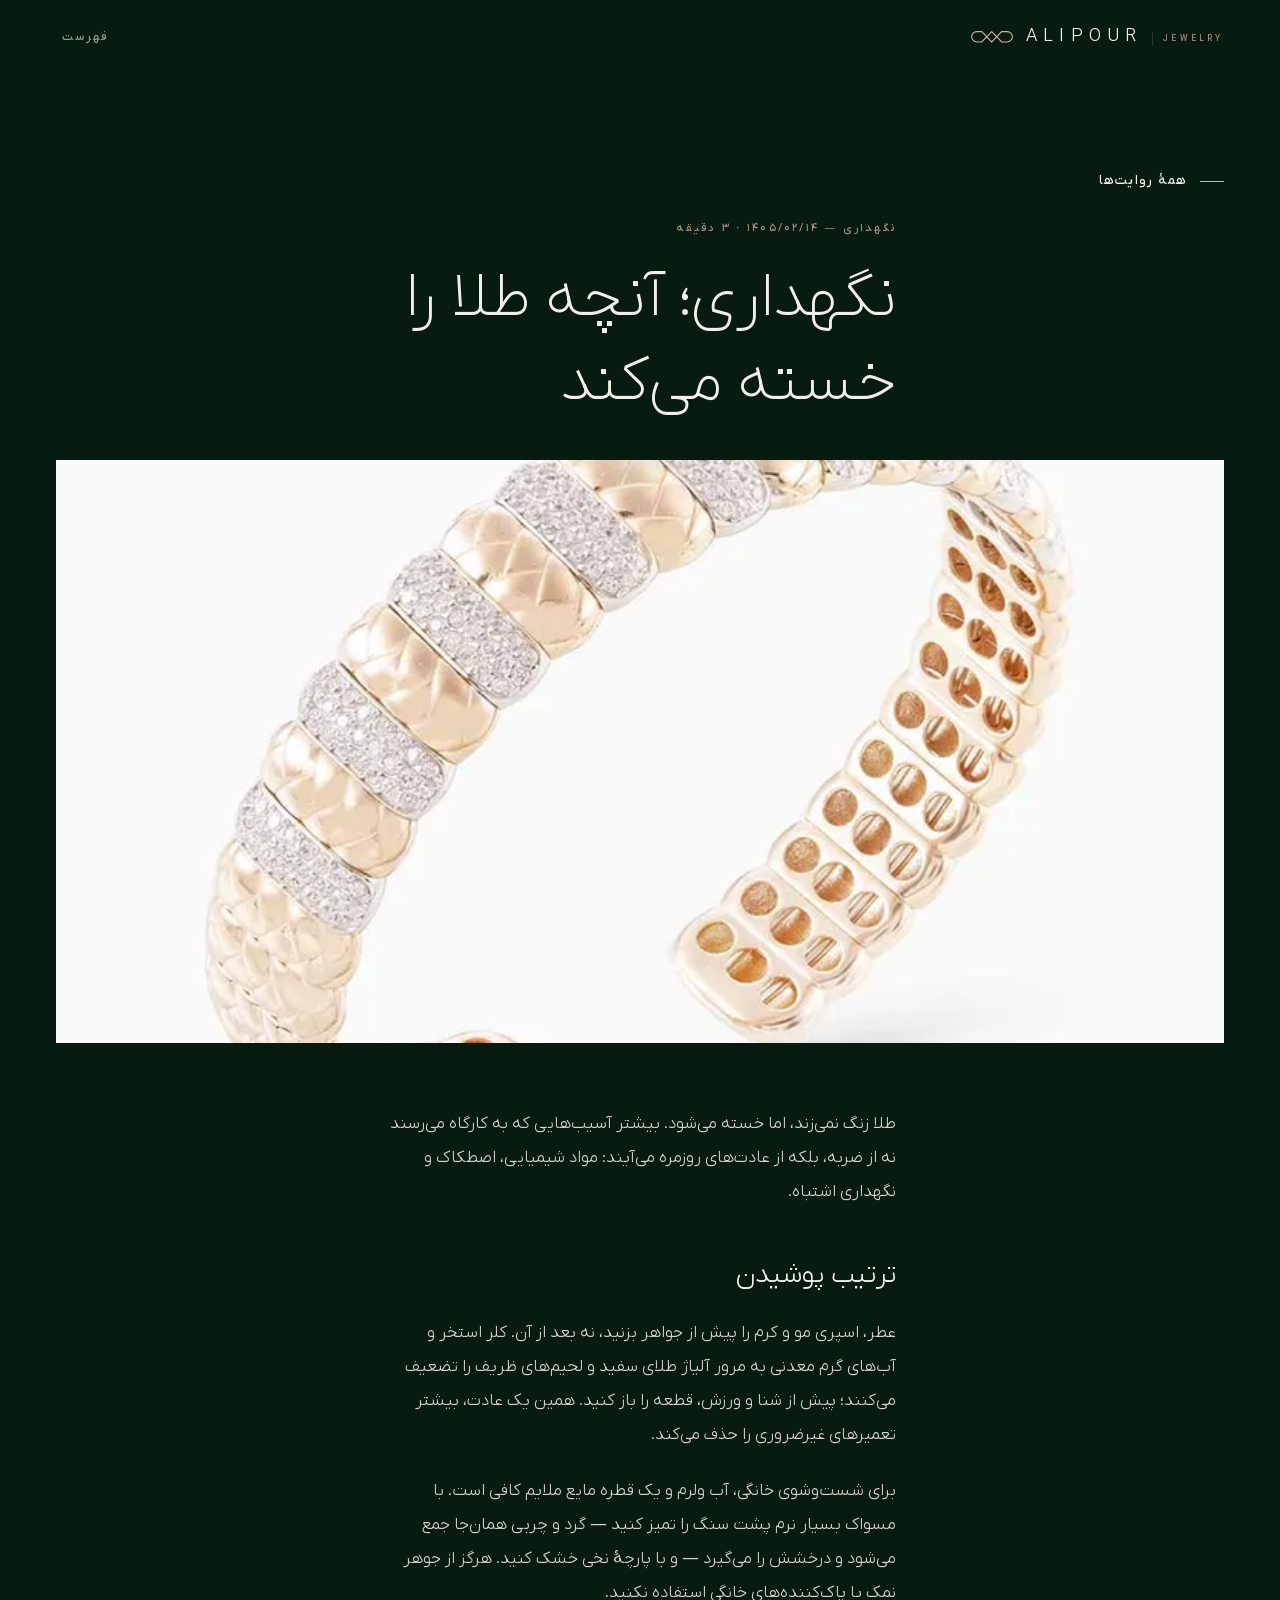
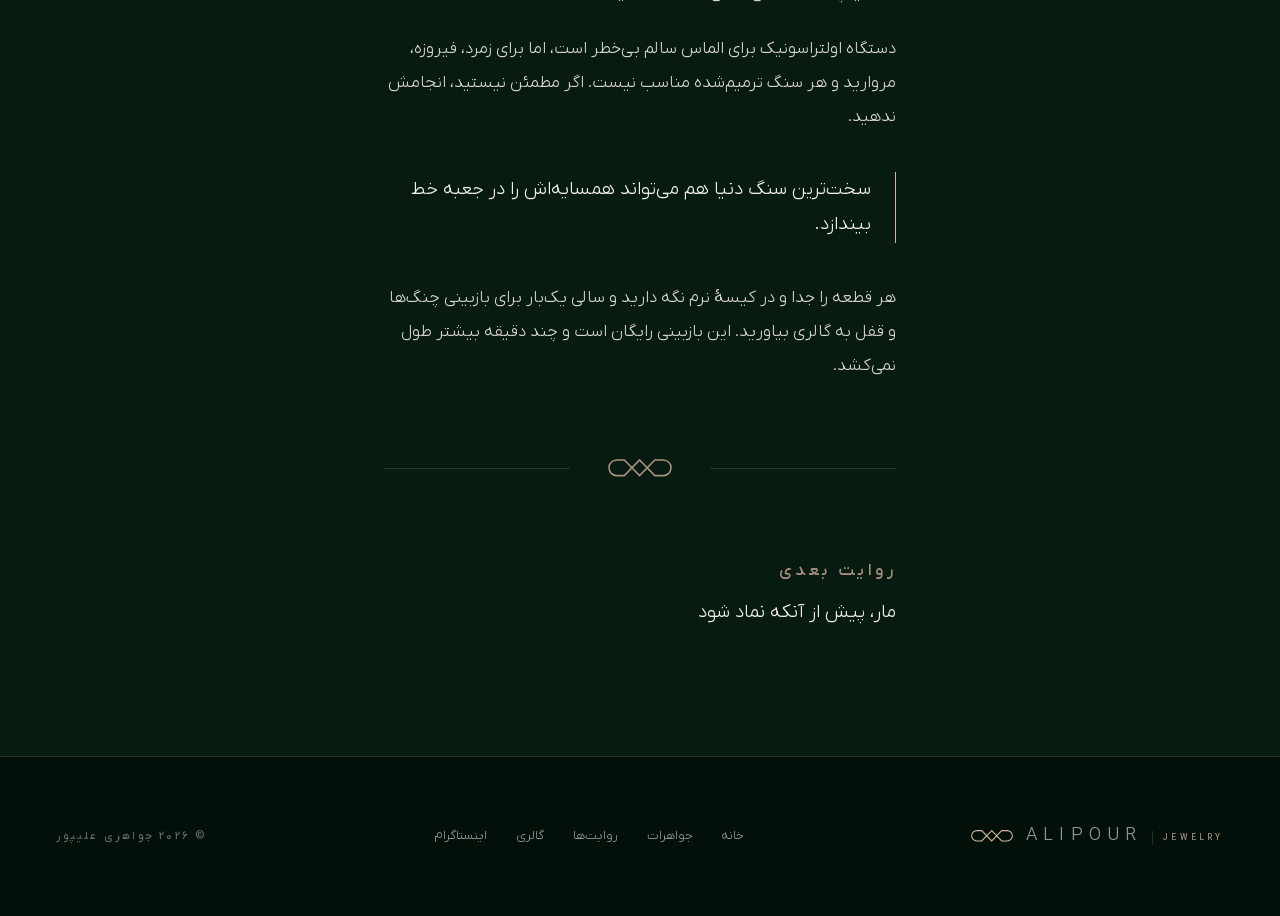
<file: blog-caring-for-gold-and-stones.html>
<!DOCTYPE html>
<html dir="rtl" lang="fa">
<head>
<meta charset="utf-8">
<meta name="viewport" content="width=device-width,initial-scale=1,viewport-fit=cover">
<meta name="theme-color" content="#071b10">
<title>نگهداری؛ آنچه طلا را خسته می‌کند | جواهری علیپور</title>
<meta name="description" content="طلا زنگ نمی‌زند، اما خسته می‌شود — و بیشتر آسیب‌ها در حمام و استخر اتفاق می‌افتد.">
<link rel="icon" href="assets/img/favicon.svg" type="image/svg+xml">
<link rel="preload" as="font" type="font/woff2" href="assets/fonts/IRANYekanXFaNum-VF.woff2" crossorigin>
<link rel="manifest" href="manifest.webmanifest">
<link rel="apple-touch-icon" href="assets/icon/apple-touch-icon.png">
<meta name="apple-mobile-web-app-capable" content="yes">
<meta name="mobile-web-app-capable" content="yes">
<meta name="apple-mobile-web-app-status-bar-style" content="black-translucent">
<meta name="apple-mobile-web-app-title" content="علیپور">
<link rel="stylesheet" href="css/app.css">
</head>
<body>

<a class="skip" href="#main">پرش به محتوای اصلی</a>

<header class="nav">
  <div class="wrap nav__in">
    <a class="logo" href="index.html" aria-label="جواهری علیپور"><svg class="logo__mark" viewBox="0 0 149 42" aria-hidden="true"><path fill="none" stroke="currentColor" stroke-width="3.7" stroke-linejoin="miter" stroke-miterlimit="10" d="M20.5 2.2 H38 L73.5 38.8 L109 2.2 H128.5 A18.3 18.3 0 0 1 128.5 38.8 H109 L73.5 2.2 L38 38.8 H20.5 A18.3 18.3 0 0 1 20.5 2.2 Z"/></svg><span class="logo__txt"><b>ALIPOUR</b><i>JEWELRY</i></span></a>
    <button class="navbtn" data-menu aria-expanded="false">فهرست</button>
  </div>
</header>

<div class="menu" role="dialog" aria-label="فهرست" aria-hidden="true">
  <button class="menu__x" data-menu-close>بستن</button>
  <span class="logo logo--stack menu__logo" aria-hidden="true"><svg class="logo__mark" viewBox="0 0 149 42" aria-hidden="true"><path fill="none" stroke="currentColor" stroke-width="3.7" stroke-linejoin="miter" stroke-miterlimit="10" d="M20.5 2.2 H38 L73.5 38.8 L109 2.2 H128.5 A18.3 18.3 0 0 1 128.5 38.8 H109 L73.5 2.2 L38 38.8 H20.5 A18.3 18.3 0 0 1 20.5 2.2 Z"/></svg></span>
  <a href="index.html#serpent">کالکشن مار</a>
  <a href="products.html">جواهرات</a>
  <a href="blog.html">روایت‌ها</a>
  <a href="index.html#atelier">کارگاه</a>
  <a href="account.html">حساب کاربری</a>
</div>

<main id="main" class="page">
  <div class="wrap">
    <p style="margin-bottom:26px"><a class="lnk" href="blog.html">همهٔ روایت‌ها</a></p>
    <div class="article">
      <span class="kick">نگهداری — ۱۴۰۵/۰۲/۱۴ · 3 دقیقه</span>
      <h1 class="d1" style="margin-bottom:34px">نگهداری؛ آنچه طلا را خسته می‌کند</h1>
    </div>
    <div class="article__hero"><img src="assets/img/p/61387.webp" alt="" loading="lazy"></div>
    <div class="article">
      <p>طلا زنگ نمی‌زند، اما خسته می‌شود. بیشتر آسیب‌هایی که به کارگاه می‌رسند نه از ضربه، بلکه از عادت‌های روزمره می‌آیند: مواد شیمیایی، اصطکاک و نگهداری اشتباه.</p>
      <h2>ترتیب پوشیدن</h2>
      <p>عطر، اسپری مو و کرم را پیش از جواهر بزنید، نه بعد از آن. کلر استخر و آب‌های گرم معدنی به مرور آلیاژ طلای سفید و لحیم‌های ظریف را تضعیف می‌کنند؛ پیش از شنا و ورزش، قطعه را باز کنید. همین یک عادت، بیشتر تعمیرهای غیرضروری را حذف می‌کند.</p>
      <p>برای شست‌وشوی خانگی، آب ولرم و یک قطره مایع ملایم کافی است. با مسواک بسیار نرم پشت سنگ را تمیز کنید — گرد و چربی همان‌جا جمع می‌شود و درخشش را می‌گیرد — و با پارچهٔ نخی خشک کنید. هرگز از جوهر نمک یا پاک‌کننده‌های خانگی استفاده نکنید.</p>
      <p>دستگاه اولتراسونیک برای الماس سالم بی‌خطر است، اما برای زمرد، فیروزه، مروارید و هر سنگ ترمیم‌شده مناسب نیست. اگر مطمئن نیستید، انجامش ندهید.</p>
      <blockquote>سخت‌ترین سنگ دنیا هم می‌تواند همسایه‌اش را در جعبه خط بیندازد.</blockquote>
      <p>هر قطعه را جدا و در کیسهٔ نرم نگه دارید و سالی یک‌بار برای بازبینی چنگ‌ها و قفل به گالری بیاورید. این بازبینی رایگان است و چند دقیقه بیشتر طول نمی‌کشد.</p>
      <div class="markrule" style="margin:clamp(48px,6vw,86px) 0">
        <svg viewBox="0 0 149 42" aria-hidden="true"><path fill="none" stroke="currentColor" stroke-width="3.7" stroke-linejoin="miter" stroke-miterlimit="10" d="M20.5 2.2 H38 L73.5 38.8 L109 2.2 H128.5 A18.3 18.3 0 0 1 128.5 38.8 H109 L73.5 2.2 L38 38.8 H20.5 A18.3 18.3 0 0 1 20.5 2.2 Z"/></svg>
      </div>
      <p class="micro" style="color:var(--metal-dim);margin-bottom:10px">روایت بعدی</p>
      <a class="post__t" style="display:block" href="blog-serpent-in-persian-art.html">مار، پیش از آنکه نماد شود</a>
    </div>
  </div>
</main>

<footer class="foot">
  <div class="wrap foot__in">
    <a class="logo" href="index.html" aria-label="جواهری علیپور"><svg class="logo__mark" viewBox="0 0 149 42" aria-hidden="true"><path fill="none" stroke="currentColor" stroke-width="3.7" stroke-linejoin="miter" stroke-miterlimit="10" d="M20.5 2.2 H38 L73.5 38.8 L109 2.2 H128.5 A18.3 18.3 0 0 1 128.5 38.8 H109 L73.5 2.2 L38 38.8 H20.5 A18.3 18.3 0 0 1 20.5 2.2 Z"/></svg><span class="logo__txt"><b>ALIPOUR</b><i>JEWELRY</i></span></a>
    <nav aria-label="پیوندها">
      <a href="index.html">خانه</a>
      <a href="products.html">جواهرات</a>
      <a href="blog.html">روایت‌ها</a>
      <a href="index.html#visit">گالری</a>
      <a href="https://instagram.com/alipour.jewelry" target="_blank" rel="noopener">اینستاگرام</a>
    </nav>
    <p class="micro faint">© <span data-year>۱۴۰۴</span> جواهری علیپور</p>
  </div>
</footer>

<nav class="tabbar" aria-label="پیمایش اصلی"></nav>

<script src="js/shell.js" defer></script>
<script src="js/app.js" defer></script>
</body>
</html>
</file>
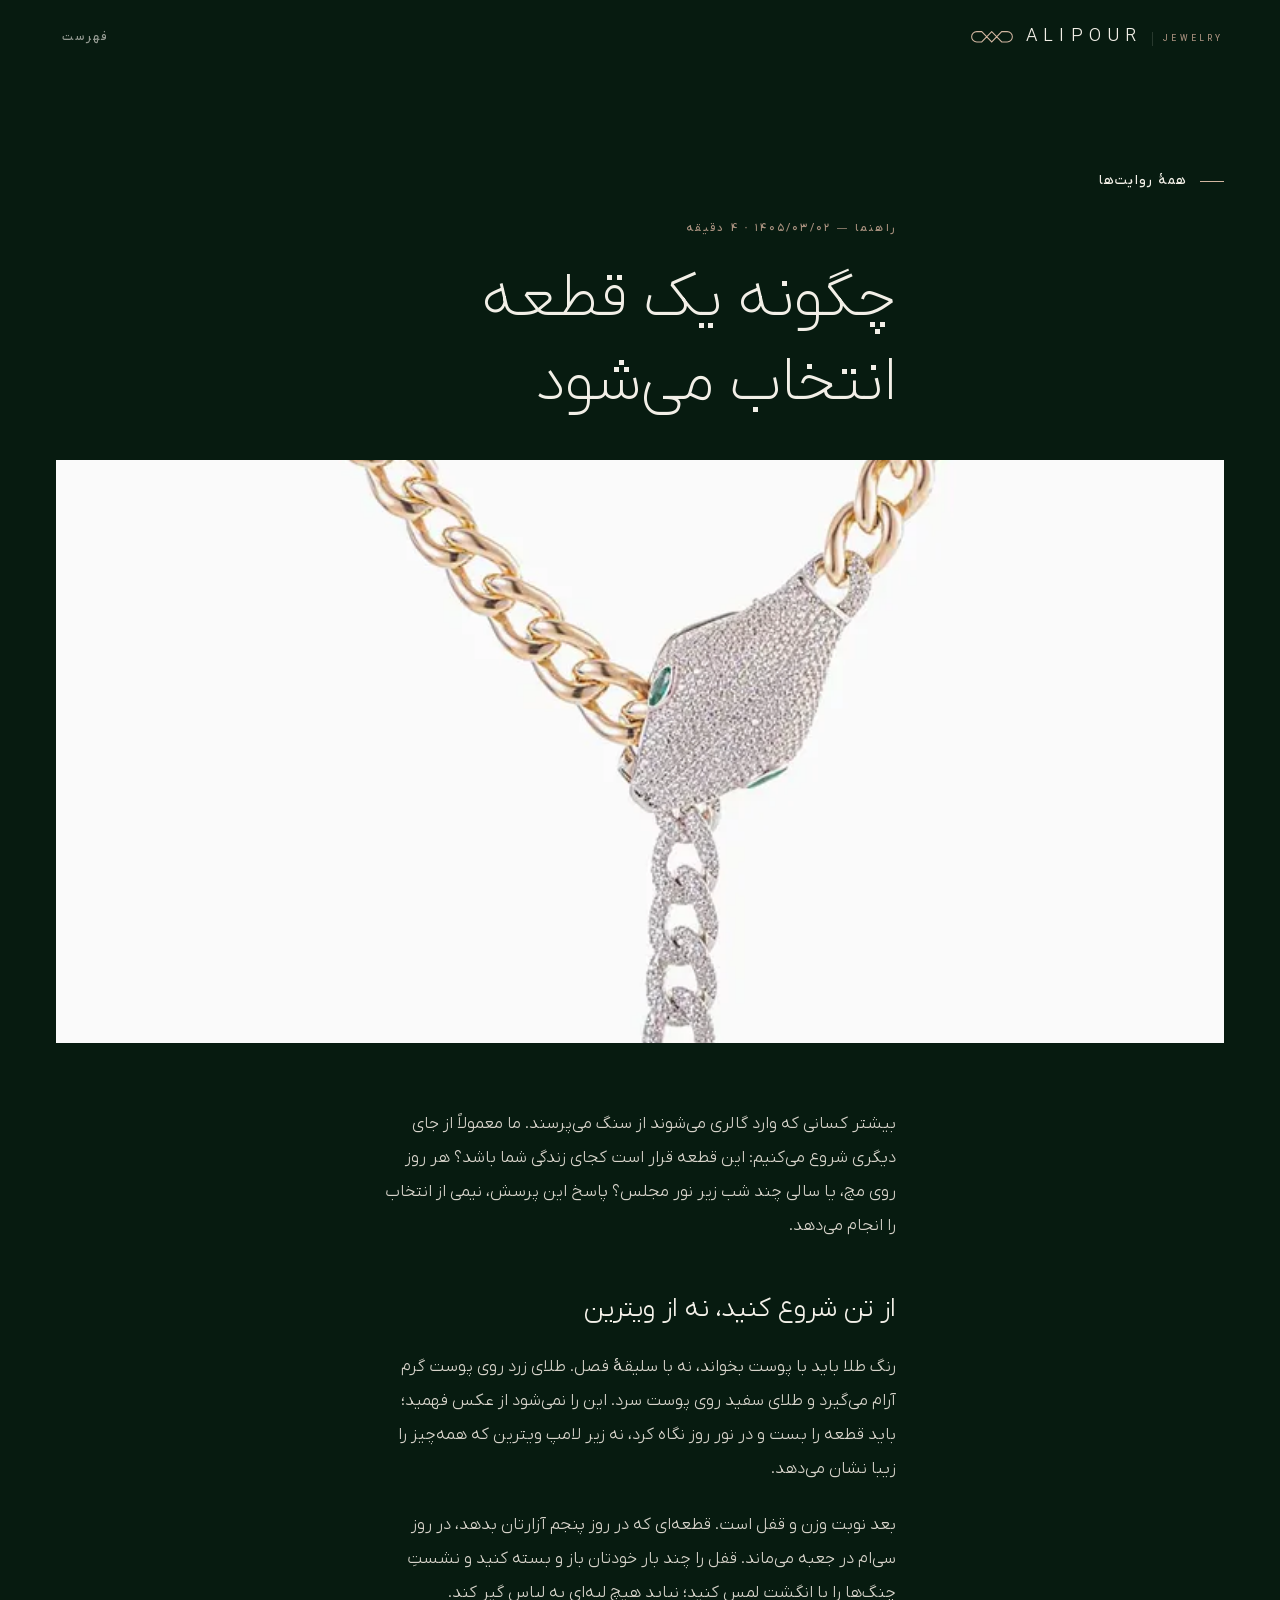
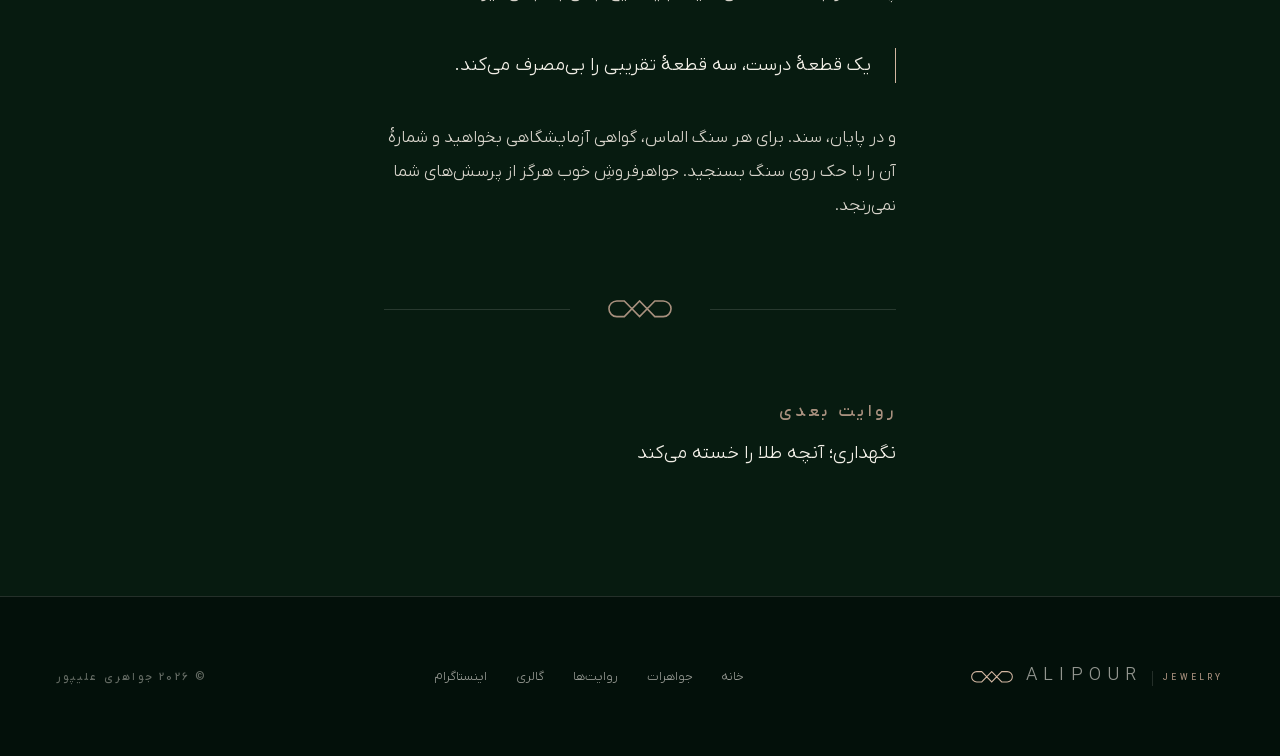
<file: blog-choosing-your-piece.html>
<!DOCTYPE html>
<html dir="rtl" lang="fa">
<head>
<meta charset="utf-8">
<meta name="viewport" content="width=device-width,initial-scale=1,viewport-fit=cover">
<meta name="theme-color" content="#071b10">
<title>چگونه یک قطعه انتخاب می‌شود | جواهری علیپور</title>
<meta name="description" content="پرسش درست «کدام سنگ؟» نیست؛ «کجای زندگی؟» است.">
<link rel="icon" href="assets/img/favicon.svg" type="image/svg+xml">
<link rel="preload" as="font" type="font/woff2" href="assets/fonts/IRANYekanXFaNum-VF.woff2" crossorigin>
<link rel="manifest" href="manifest.webmanifest">
<link rel="apple-touch-icon" href="assets/icon/apple-touch-icon.png">
<meta name="apple-mobile-web-app-capable" content="yes">
<meta name="mobile-web-app-capable" content="yes">
<meta name="apple-mobile-web-app-status-bar-style" content="black-translucent">
<meta name="apple-mobile-web-app-title" content="علیپور">
<link rel="stylesheet" href="css/app.css">
</head>
<body>

<a class="skip" href="#main">پرش به محتوای اصلی</a>

<header class="nav">
  <div class="wrap nav__in">
    <a class="logo" href="index.html" aria-label="جواهری علیپور"><svg class="logo__mark" viewBox="0 0 149 42" aria-hidden="true"><path fill="none" stroke="currentColor" stroke-width="3.7" stroke-linejoin="miter" stroke-miterlimit="10" d="M20.5 2.2 H38 L73.5 38.8 L109 2.2 H128.5 A18.3 18.3 0 0 1 128.5 38.8 H109 L73.5 2.2 L38 38.8 H20.5 A18.3 18.3 0 0 1 20.5 2.2 Z"/></svg><span class="logo__txt"><b>ALIPOUR</b><i>JEWELRY</i></span></a>
    <button class="navbtn" data-menu aria-expanded="false">فهرست</button>
  </div>
</header>

<div class="menu" role="dialog" aria-label="فهرست" aria-hidden="true">
  <button class="menu__x" data-menu-close>بستن</button>
  <span class="logo logo--stack menu__logo" aria-hidden="true"><svg class="logo__mark" viewBox="0 0 149 42" aria-hidden="true"><path fill="none" stroke="currentColor" stroke-width="3.7" stroke-linejoin="miter" stroke-miterlimit="10" d="M20.5 2.2 H38 L73.5 38.8 L109 2.2 H128.5 A18.3 18.3 0 0 1 128.5 38.8 H109 L73.5 2.2 L38 38.8 H20.5 A18.3 18.3 0 0 1 20.5 2.2 Z"/></svg></span>
  <a href="index.html#serpent">کالکشن مار</a>
  <a href="products.html">جواهرات</a>
  <a href="blog.html">روایت‌ها</a>
  <a href="index.html#atelier">کارگاه</a>
  <a href="account.html">حساب کاربری</a>
</div>

<main id="main" class="page">
  <div class="wrap">
    <p style="margin-bottom:26px"><a class="lnk" href="blog.html">همهٔ روایت‌ها</a></p>
    <div class="article">
      <span class="kick">راهنما — ۱۴۰۵/۰۳/۰۲ · 4 دقیقه</span>
      <h1 class="d1" style="margin-bottom:34px">چگونه یک قطعه انتخاب می‌شود</h1>
    </div>
    <div class="article__hero"><img src="assets/img/p/62691.webp" alt="" loading="lazy"></div>
    <div class="article">
      <p>بیشتر کسانی که وارد گالری می‌شوند از سنگ می‌پرسند. ما معمولاً از جای دیگری شروع می‌کنیم: این قطعه قرار است کجای زندگی شما باشد؟ هر روز روی مچ، یا سالی چند شب زیر نور مجلس؟ پاسخ این پرسش، نیمی از انتخاب را انجام می‌دهد.</p>
      <h2>از تن شروع کنید، نه از ویترین</h2>
      <p>رنگ طلا باید با پوست بخواند، نه با سلیقهٔ فصل. طلای زرد روی پوست گرم آرام می‌گیرد و طلای سفید روی پوست سرد. این را نمی‌شود از عکس فهمید؛ باید قطعه را بست و در نور روز نگاه کرد، نه زیر لامپ ویترین که همه‌چیز را زیبا نشان می‌دهد.</p>
      <p>بعد نوبت وزن و قفل است. قطعه‌ای که در روز پنجم آزارتان بدهد، در روز سی‌ام در جعبه می‌ماند. قفل را چند بار خودتان باز و بسته کنید و نشستِ چنگ‌ها را با انگشت لمس کنید؛ نباید هیچ لبه‌ای به لباس گیر کند.</p>
      <blockquote>یک قطعهٔ درست، سه قطعهٔ تقریبی را بی‌مصرف می‌کند.</blockquote>
      <p>و در پایان، سند. برای هر سنگ الماس، گواهی آزمایشگاهی بخواهید و شمارهٔ آن را با حک روی سنگ بسنجید. جواهرفروشِ خوب هرگز از پرسش‌های شما نمی‌رنجد.</p>
      <div class="markrule" style="margin:clamp(48px,6vw,86px) 0">
        <svg viewBox="0 0 149 42" aria-hidden="true"><path fill="none" stroke="currentColor" stroke-width="3.7" stroke-linejoin="miter" stroke-miterlimit="10" d="M20.5 2.2 H38 L73.5 38.8 L109 2.2 H128.5 A18.3 18.3 0 0 1 128.5 38.8 H109 L73.5 2.2 L38 38.8 H20.5 A18.3 18.3 0 0 1 20.5 2.2 Z"/></svg>
      </div>
      <p class="micro" style="color:var(--metal-dim);margin-bottom:10px">روایت بعدی</p>
      <a class="post__t" style="display:block" href="blog-caring-for-gold-and-stones.html">نگهداری؛ آنچه طلا را خسته می‌کند</a>
    </div>
  </div>
</main>

<footer class="foot">
  <div class="wrap foot__in">
    <a class="logo" href="index.html" aria-label="جواهری علیپور"><svg class="logo__mark" viewBox="0 0 149 42" aria-hidden="true"><path fill="none" stroke="currentColor" stroke-width="3.7" stroke-linejoin="miter" stroke-miterlimit="10" d="M20.5 2.2 H38 L73.5 38.8 L109 2.2 H128.5 A18.3 18.3 0 0 1 128.5 38.8 H109 L73.5 2.2 L38 38.8 H20.5 A18.3 18.3 0 0 1 20.5 2.2 Z"/></svg><span class="logo__txt"><b>ALIPOUR</b><i>JEWELRY</i></span></a>
    <nav aria-label="پیوندها">
      <a href="index.html">خانه</a>
      <a href="products.html">جواهرات</a>
      <a href="blog.html">روایت‌ها</a>
      <a href="index.html#visit">گالری</a>
      <a href="https://instagram.com/alipour.jewelry" target="_blank" rel="noopener">اینستاگرام</a>
    </nav>
    <p class="micro faint">© <span data-year>۱۴۰۴</span> جواهری علیپور</p>
  </div>
</footer>

<nav class="tabbar" aria-label="پیمایش اصلی"></nav>

<script src="js/shell.js" defer></script>
<script src="js/app.js" defer></script>
</body>
</html>
</file>
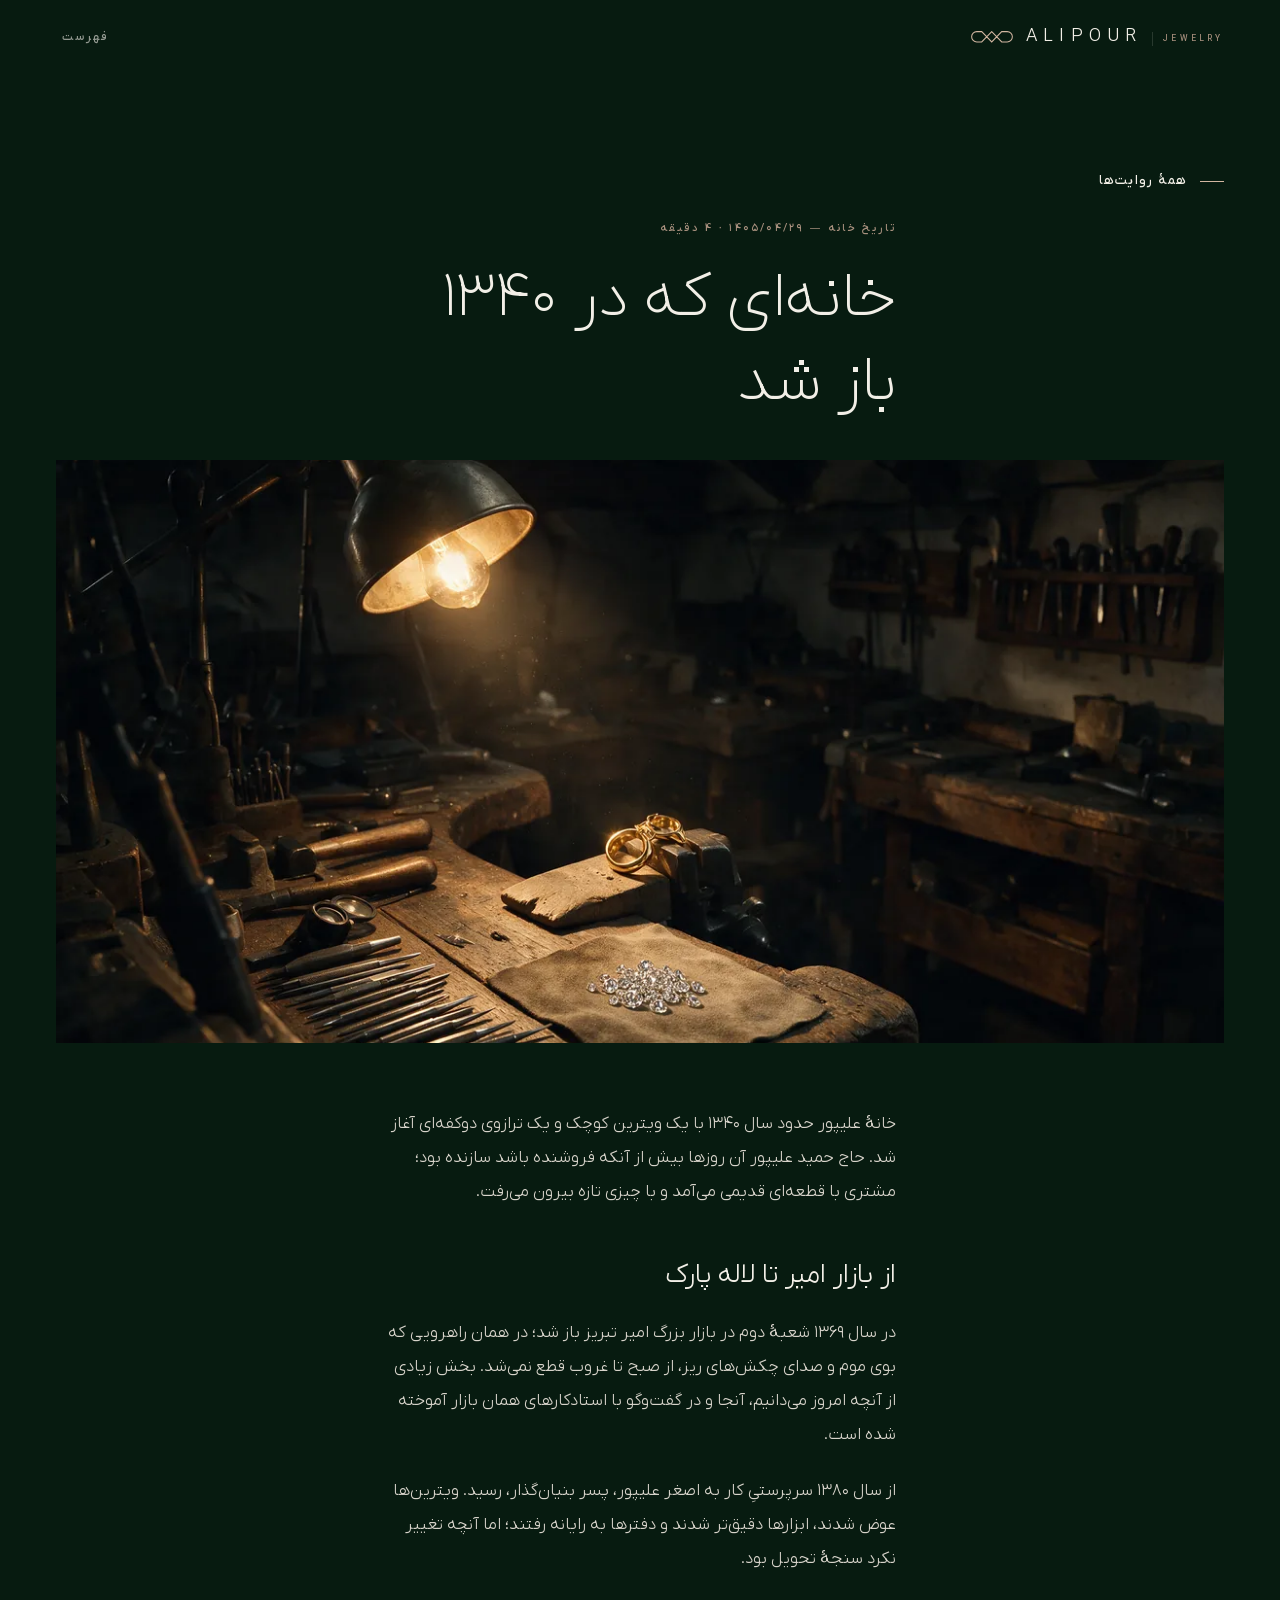
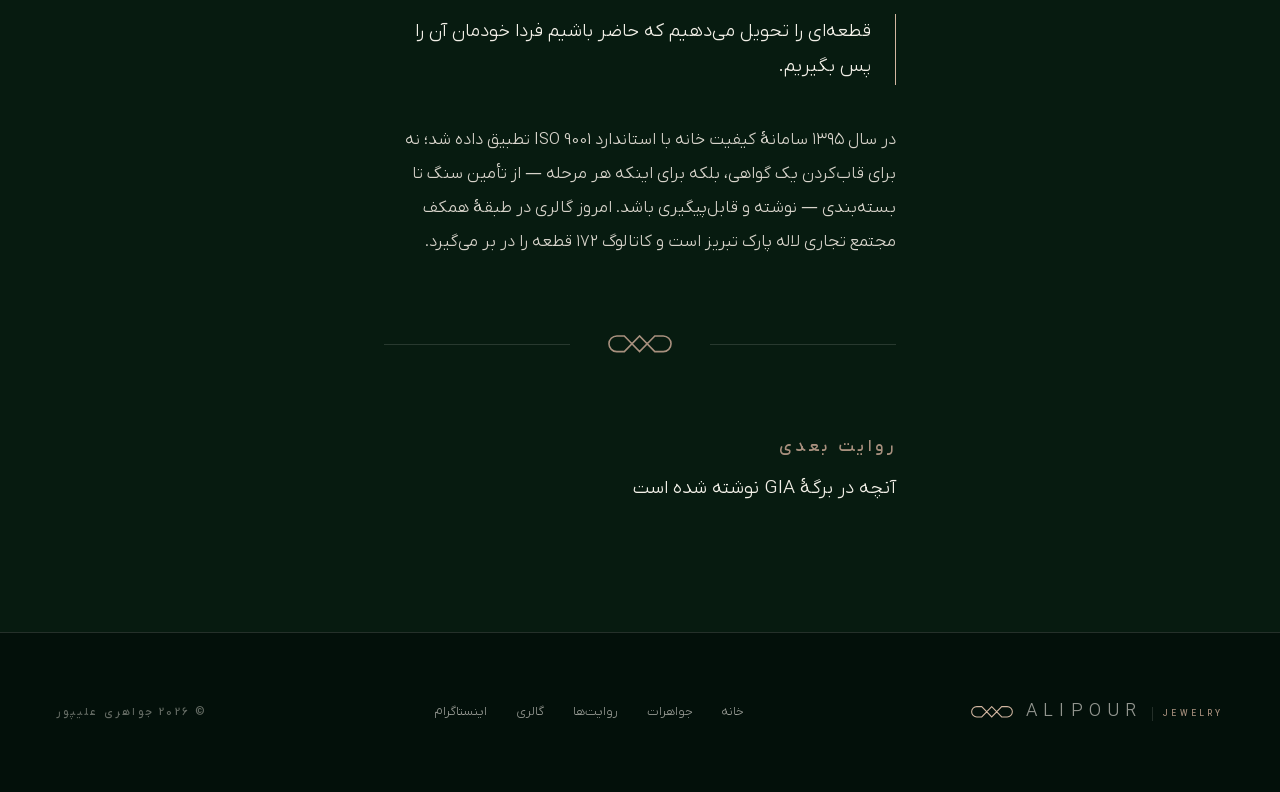
<file: blog-house-since-1340.html>
<!DOCTYPE html>
<html dir="rtl" lang="fa">
<head>
<meta charset="utf-8">
<meta name="viewport" content="width=device-width,initial-scale=1,viewport-fit=cover">
<meta name="theme-color" content="#071b10">
<title>خانه‌ای که در ۱۳۴۰ باز شد | جواهری علیپور</title>
<meta name="description" content="از یک ویترین کوچک و ترازوی دوکفه‌ای تا گالری امروز؛ سه نسل و یک سنجهٔ ثابت.">
<link rel="icon" href="assets/img/favicon.svg" type="image/svg+xml">
<link rel="preload" as="font" type="font/woff2" href="assets/fonts/IRANYekanXFaNum-VF.woff2" crossorigin>
<link rel="manifest" href="manifest.webmanifest">
<link rel="apple-touch-icon" href="assets/icon/apple-touch-icon.png">
<meta name="apple-mobile-web-app-capable" content="yes">
<meta name="mobile-web-app-capable" content="yes">
<meta name="apple-mobile-web-app-status-bar-style" content="black-translucent">
<meta name="apple-mobile-web-app-title" content="علیپور">
<link rel="stylesheet" href="css/app.css">
</head>
<body>

<a class="skip" href="#main">پرش به محتوای اصلی</a>

<header class="nav">
  <div class="wrap nav__in">
    <a class="logo" href="index.html" aria-label="جواهری علیپور"><svg class="logo__mark" viewBox="0 0 149 42" aria-hidden="true"><path fill="none" stroke="currentColor" stroke-width="3.7" stroke-linejoin="miter" stroke-miterlimit="10" d="M20.5 2.2 H38 L73.5 38.8 L109 2.2 H128.5 A18.3 18.3 0 0 1 128.5 38.8 H109 L73.5 2.2 L38 38.8 H20.5 A18.3 18.3 0 0 1 20.5 2.2 Z"/></svg><span class="logo__txt"><b>ALIPOUR</b><i>JEWELRY</i></span></a>
    <button class="navbtn" data-menu aria-expanded="false">فهرست</button>
  </div>
</header>

<div class="menu" role="dialog" aria-label="فهرست" aria-hidden="true">
  <button class="menu__x" data-menu-close>بستن</button>
  <span class="logo logo--stack menu__logo" aria-hidden="true"><svg class="logo__mark" viewBox="0 0 149 42" aria-hidden="true"><path fill="none" stroke="currentColor" stroke-width="3.7" stroke-linejoin="miter" stroke-miterlimit="10" d="M20.5 2.2 H38 L73.5 38.8 L109 2.2 H128.5 A18.3 18.3 0 0 1 128.5 38.8 H109 L73.5 2.2 L38 38.8 H20.5 A18.3 18.3 0 0 1 20.5 2.2 Z"/></svg></span>
  <a href="index.html#serpent">کالکشن مار</a>
  <a href="products.html">جواهرات</a>
  <a href="blog.html">روایت‌ها</a>
  <a href="index.html#atelier">کارگاه</a>
  <a href="account.html">حساب کاربری</a>
</div>

<main id="main" class="page">
  <div class="wrap">
    <p style="margin-bottom:26px"><a class="lnk" href="blog.html">همهٔ روایت‌ها</a></p>
    <div class="article">
      <span class="kick">تاریخ خانه — ۱۴۰۵/۰۴/۲۹ · 4 دقیقه</span>
      <h1 class="d1" style="margin-bottom:34px">خانه‌ای که در ۱۳۴۰ باز شد</h1>
    </div>
    <div class="article__hero"><img src="assets/img/atelier.webp" alt="" loading="lazy"></div>
    <div class="article">
      <p>خانهٔ علیپور حدود سال ۱۳۴۰ با یک ویترین کوچک و یک ترازوی دوکفه‌ای آغاز شد. حاج حمید علیپور آن روزها بیش از آنکه فروشنده باشد سازنده بود؛ مشتری با قطعه‌ای قدیمی می‌آمد و با چیزی تازه بیرون می‌رفت.</p>
      <h2>از بازار امیر تا لاله پارک</h2>
      <p>در سال ۱۳۶۹ شعبهٔ دوم در بازار بزرگ امیر تبریز باز شد؛ در همان راهرویی که بوی موم و صدای چکش‌های ریز، از صبح تا غروب قطع نمی‌شد. بخش زیادی از آنچه امروز می‌دانیم، آنجا و در گفت‌وگو با استادکارهای همان بازار آموخته شده است.</p>
      <p>از سال ۱۳۸۰ سرپرستیِ کار به اصغر علیپور، پسر بنیان‌گذار، رسید. ویترین‌ها عوض شدند، ابزارها دقیق‌تر شدند و دفترها به رایانه رفتند؛ اما آنچه تغییر نکرد سنجهٔ تحویل بود.</p>
      <blockquote>قطعه‌ای را تحویل می‌دهیم که حاضر باشیم فردا خودمان آن را پس بگیریم.</blockquote>
      <p>در سال ۱۳۹۵ سامانهٔ کیفیت خانه با استاندارد <span dir="ltr">ISO 9001</span> تطبیق داده شد؛ نه برای قاب‌کردن یک گواهی، بلکه برای اینکه هر مرحله — از تأمین سنگ تا بسته‌بندی — نوشته و قابل‌پیگیری باشد. امروز گالری در طبقهٔ همکف مجتمع تجاری لاله پارک تبریز است و کاتالوگ ۱۷۲ قطعه را در بر می‌گیرد.</p>
      <div class="markrule" style="margin:clamp(48px,6vw,86px) 0">
        <svg viewBox="0 0 149 42" aria-hidden="true"><path fill="none" stroke="currentColor" stroke-width="3.7" stroke-linejoin="miter" stroke-miterlimit="10" d="M20.5 2.2 H38 L73.5 38.8 L109 2.2 H128.5 A18.3 18.3 0 0 1 128.5 38.8 H109 L73.5 2.2 L38 38.8 H20.5 A18.3 18.3 0 0 1 20.5 2.2 Z"/></svg>
      </div>
      <p class="micro" style="color:var(--metal-dim);margin-bottom:10px">روایت بعدی</p>
      <a class="post__t" style="display:block" href="blog-reading-a-gia-report.html">آنچه در برگهٔ <span dir="ltr">GIA</span> نوشته شده است</a>
    </div>
  </div>
</main>

<footer class="foot">
  <div class="wrap foot__in">
    <a class="logo" href="index.html" aria-label="جواهری علیپور"><svg class="logo__mark" viewBox="0 0 149 42" aria-hidden="true"><path fill="none" stroke="currentColor" stroke-width="3.7" stroke-linejoin="miter" stroke-miterlimit="10" d="M20.5 2.2 H38 L73.5 38.8 L109 2.2 H128.5 A18.3 18.3 0 0 1 128.5 38.8 H109 L73.5 2.2 L38 38.8 H20.5 A18.3 18.3 0 0 1 20.5 2.2 Z"/></svg><span class="logo__txt"><b>ALIPOUR</b><i>JEWELRY</i></span></a>
    <nav aria-label="پیوندها">
      <a href="index.html">خانه</a>
      <a href="products.html">جواهرات</a>
      <a href="blog.html">روایت‌ها</a>
      <a href="index.html#visit">گالری</a>
      <a href="https://instagram.com/alipour.jewelry" target="_blank" rel="noopener">اینستاگرام</a>
    </nav>
    <p class="micro faint">© <span data-year>۱۴۰۴</span> جواهری علیپور</p>
  </div>
</footer>

<nav class="tabbar" aria-label="پیمایش اصلی"></nav>

<script src="js/shell.js" defer></script>
<script src="js/app.js" defer></script>
</body>
</html>
</file>
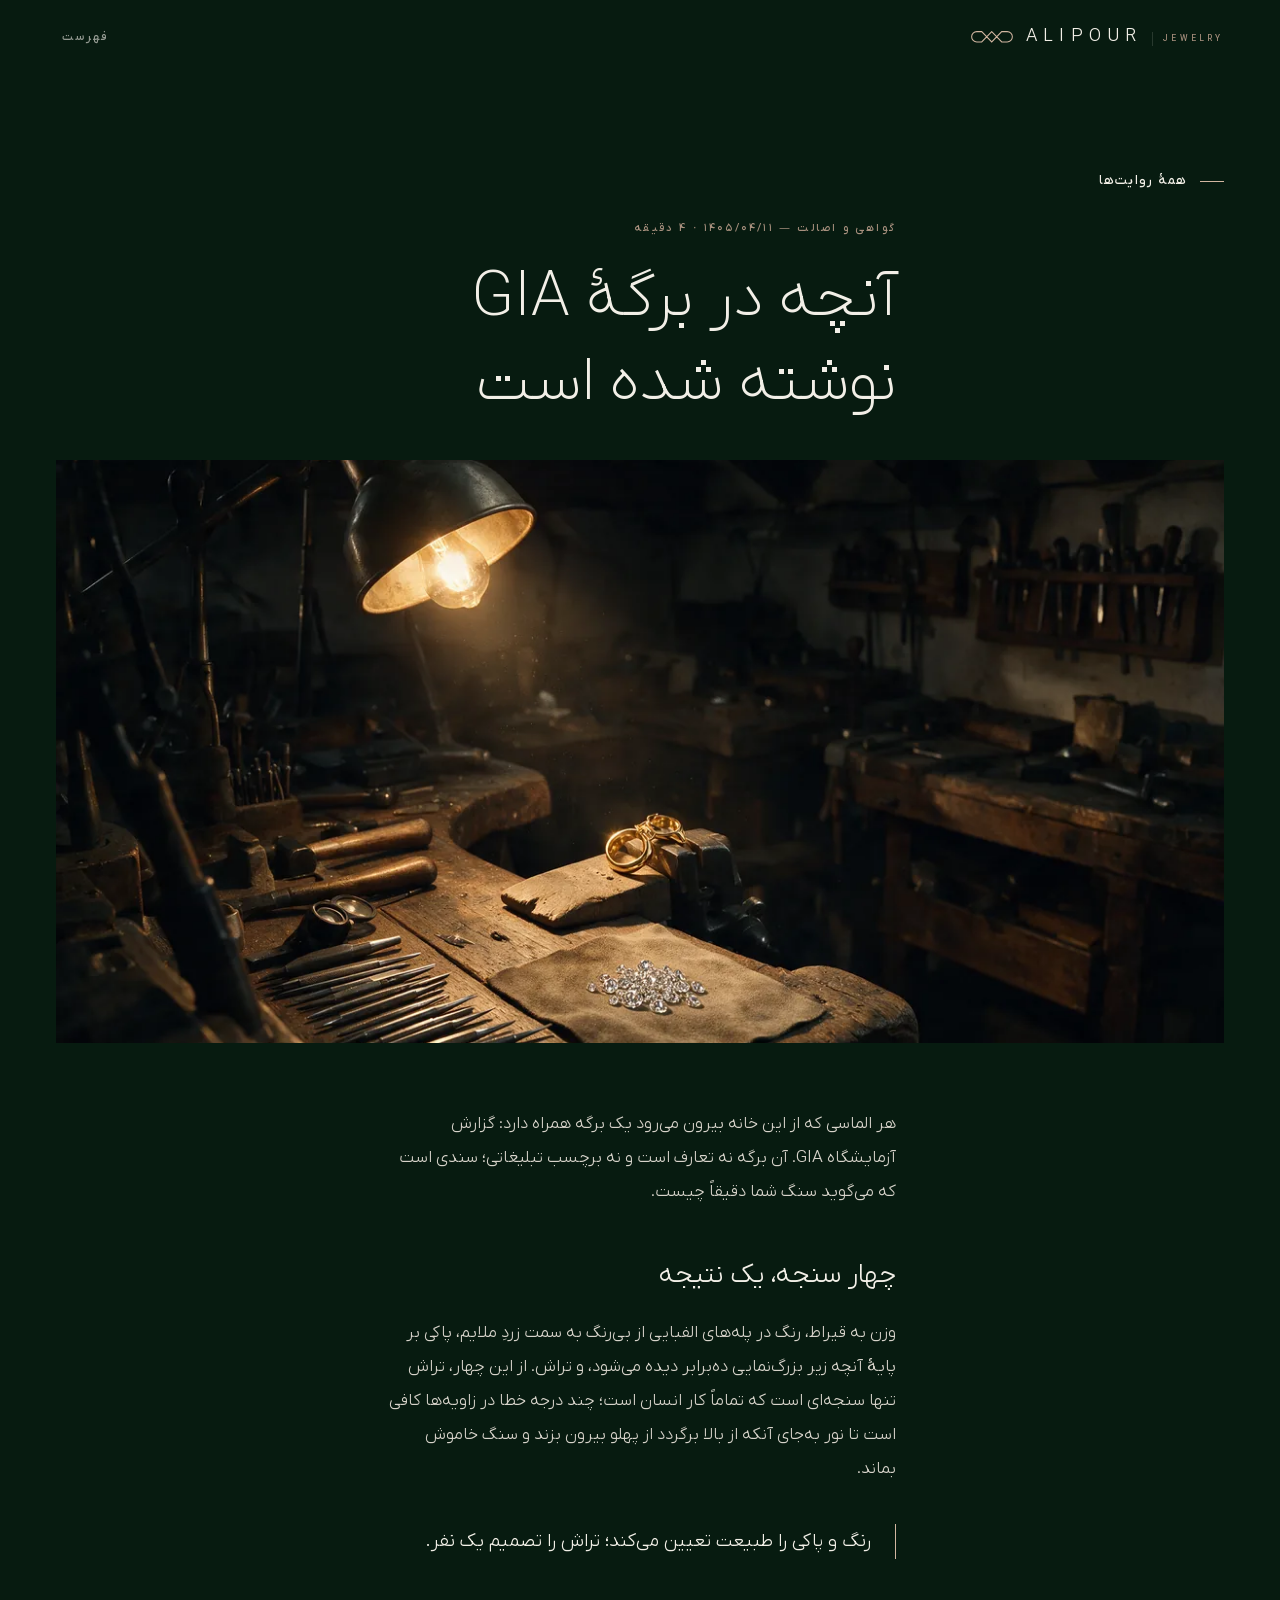
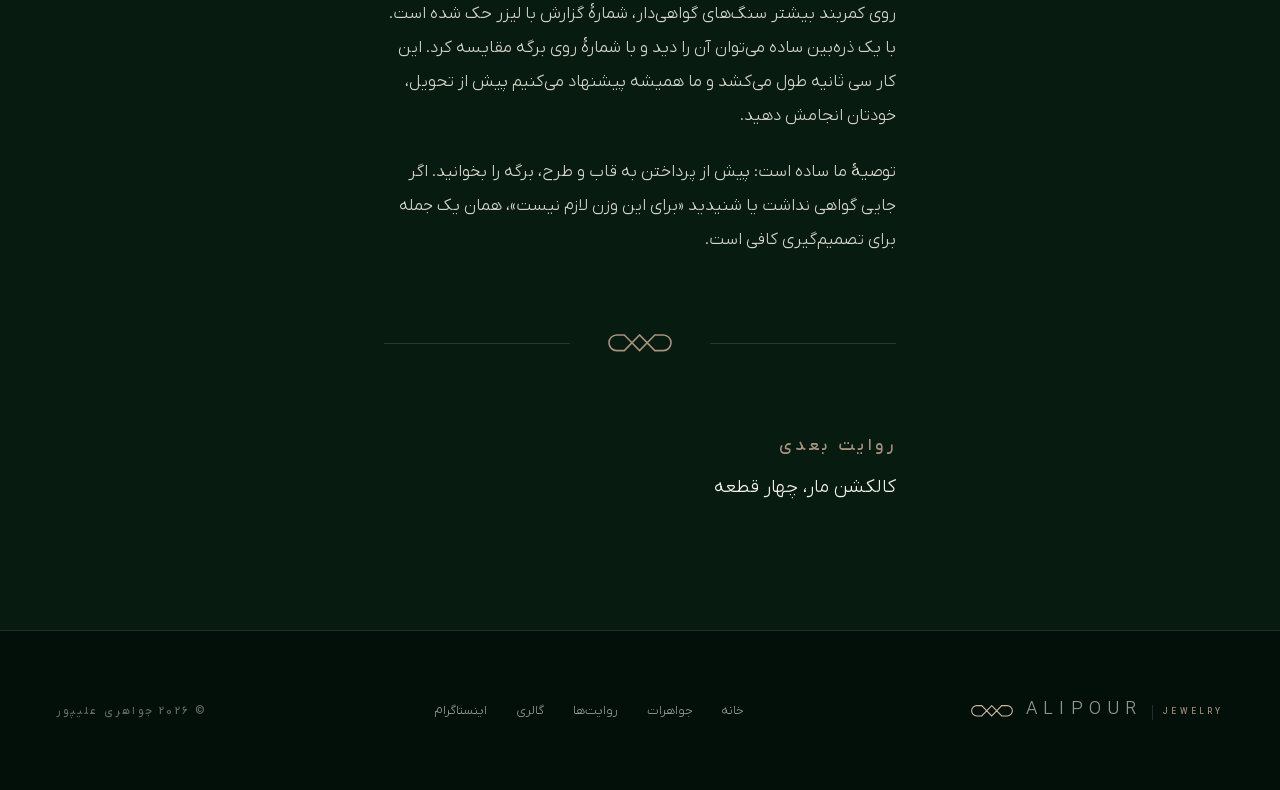
<file: blog-reading-a-gia-report.html>
<!DOCTYPE html>
<html dir="rtl" lang="fa">
<head>
<meta charset="utf-8">
<meta name="viewport" content="width=device-width,initial-scale=1,viewport-fit=cover">
<meta name="theme-color" content="#071b10">
<title>آنچه در برگهٔ <span dir="ltr">GIA</span> نوشته شده است | جواهری علیپور</title>
<meta name="description" content="چهار سنجه‌ای که سرنوشت یک الماس را تعیین می‌کنند و اینکه کدام‌یک کار انسان است.">
<link rel="icon" href="assets/img/favicon.svg" type="image/svg+xml">
<link rel="preload" as="font" type="font/woff2" href="assets/fonts/IRANYekanXFaNum-VF.woff2" crossorigin>
<link rel="manifest" href="manifest.webmanifest">
<link rel="apple-touch-icon" href="assets/icon/apple-touch-icon.png">
<meta name="apple-mobile-web-app-capable" content="yes">
<meta name="mobile-web-app-capable" content="yes">
<meta name="apple-mobile-web-app-status-bar-style" content="black-translucent">
<meta name="apple-mobile-web-app-title" content="علیپور">
<link rel="stylesheet" href="css/app.css">
</head>
<body>

<a class="skip" href="#main">پرش به محتوای اصلی</a>

<header class="nav">
  <div class="wrap nav__in">
    <a class="logo" href="index.html" aria-label="جواهری علیپور"><svg class="logo__mark" viewBox="0 0 149 42" aria-hidden="true"><path fill="none" stroke="currentColor" stroke-width="3.7" stroke-linejoin="miter" stroke-miterlimit="10" d="M20.5 2.2 H38 L73.5 38.8 L109 2.2 H128.5 A18.3 18.3 0 0 1 128.5 38.8 H109 L73.5 2.2 L38 38.8 H20.5 A18.3 18.3 0 0 1 20.5 2.2 Z"/></svg><span class="logo__txt"><b>ALIPOUR</b><i>JEWELRY</i></span></a>
    <button class="navbtn" data-menu aria-expanded="false">فهرست</button>
  </div>
</header>

<div class="menu" role="dialog" aria-label="فهرست" aria-hidden="true">
  <button class="menu__x" data-menu-close>بستن</button>
  <span class="logo logo--stack menu__logo" aria-hidden="true"><svg class="logo__mark" viewBox="0 0 149 42" aria-hidden="true"><path fill="none" stroke="currentColor" stroke-width="3.7" stroke-linejoin="miter" stroke-miterlimit="10" d="M20.5 2.2 H38 L73.5 38.8 L109 2.2 H128.5 A18.3 18.3 0 0 1 128.5 38.8 H109 L73.5 2.2 L38 38.8 H20.5 A18.3 18.3 0 0 1 20.5 2.2 Z"/></svg></span>
  <a href="index.html#serpent">کالکشن مار</a>
  <a href="products.html">جواهرات</a>
  <a href="blog.html">روایت‌ها</a>
  <a href="index.html#atelier">کارگاه</a>
  <a href="account.html">حساب کاربری</a>
</div>

<main id="main" class="page">
  <div class="wrap">
    <p style="margin-bottom:26px"><a class="lnk" href="blog.html">همهٔ روایت‌ها</a></p>
    <div class="article">
      <span class="kick">گواهی و اصالت — ۱۴۰۵/۰۴/۱۱ · 4 دقیقه</span>
      <h1 class="d1" style="margin-bottom:34px">آنچه در برگهٔ <span dir="ltr">GIA</span> نوشته شده است</h1>
    </div>
    <div class="article__hero"><img src="assets/img/atelier.webp" alt="" loading="lazy"></div>
    <div class="article">
      <p>هر الماسی که از این خانه بیرون می‌رود یک برگه همراه دارد: گزارش آزمایشگاه <span dir="ltr">GIA</span>. آن برگه نه تعارف است و نه برچسب تبلیغاتی؛ سندی است که می‌گوید سنگ شما دقیقاً چیست.</p>
      <h2>چهار سنجه، یک نتیجه</h2>
      <p>وزن به قیراط، رنگ در پله‌های الفبایی از بی‌رنگ به سمت زردِ ملایم، پاکی بر پایهٔ آنچه زیر بزرگ‌نمایی ده‌برابر دیده می‌شود، و تراش. از این چهار، تراش تنها سنجه‌ای است که تماماً کار انسان است؛ چند درجه خطا در زاویه‌ها کافی است تا نور به‌جای آنکه از بالا برگردد از پهلو بیرون بزند و سنگ خاموش بماند.</p>
      <blockquote>رنگ و پاکی را طبیعت تعیین می‌کند؛ تراش را تصمیم یک نفر.</blockquote>
      <p>روی کمربند بیشتر سنگ‌های گواهی‌دار، شمارهٔ گزارش با لیزر حک شده است. با یک ذره‌بین ساده می‌توان آن را دید و با شمارهٔ روی برگه مقایسه کرد. این کار سی ثانیه طول می‌کشد و ما همیشه پیشنهاد می‌کنیم پیش از تحویل، خودتان انجامش دهید.</p>
      <p>توصیهٔ ما ساده است: پیش از پرداختن به قاب و طرح، برگه را بخوانید. اگر جایی گواهی نداشت یا شنیدید «برای این وزن لازم نیست»، همان یک جمله برای تصمیم‌گیری کافی است.</p>
      <div class="markrule" style="margin:clamp(48px,6vw,86px) 0">
        <svg viewBox="0 0 149 42" aria-hidden="true"><path fill="none" stroke="currentColor" stroke-width="3.7" stroke-linejoin="miter" stroke-miterlimit="10" d="M20.5 2.2 H38 L73.5 38.8 L109 2.2 H128.5 A18.3 18.3 0 0 1 128.5 38.8 H109 L73.5 2.2 L38 38.8 H20.5 A18.3 18.3 0 0 1 20.5 2.2 Z"/></svg>
      </div>
      <p class="micro" style="color:var(--metal-dim);margin-bottom:10px">روایت بعدی</p>
      <a class="post__t" style="display:block" href="blog-the-serpent-collection.html">کالکشن مار، چهار قطعه</a>
    </div>
  </div>
</main>

<footer class="foot">
  <div class="wrap foot__in">
    <a class="logo" href="index.html" aria-label="جواهری علیپور"><svg class="logo__mark" viewBox="0 0 149 42" aria-hidden="true"><path fill="none" stroke="currentColor" stroke-width="3.7" stroke-linejoin="miter" stroke-miterlimit="10" d="M20.5 2.2 H38 L73.5 38.8 L109 2.2 H128.5 A18.3 18.3 0 0 1 128.5 38.8 H109 L73.5 2.2 L38 38.8 H20.5 A18.3 18.3 0 0 1 20.5 2.2 Z"/></svg><span class="logo__txt"><b>ALIPOUR</b><i>JEWELRY</i></span></a>
    <nav aria-label="پیوندها">
      <a href="index.html">خانه</a>
      <a href="products.html">جواهرات</a>
      <a href="blog.html">روایت‌ها</a>
      <a href="index.html#visit">گالری</a>
      <a href="https://instagram.com/alipour.jewelry" target="_blank" rel="noopener">اینستاگرام</a>
    </nav>
    <p class="micro faint">© <span data-year>۱۴۰۴</span> جواهری علیپور</p>
  </div>
</footer>

<nav class="tabbar" aria-label="پیمایش اصلی"></nav>

<script src="js/shell.js" defer></script>
<script src="js/app.js" defer></script>
</body>
</html>
</file>
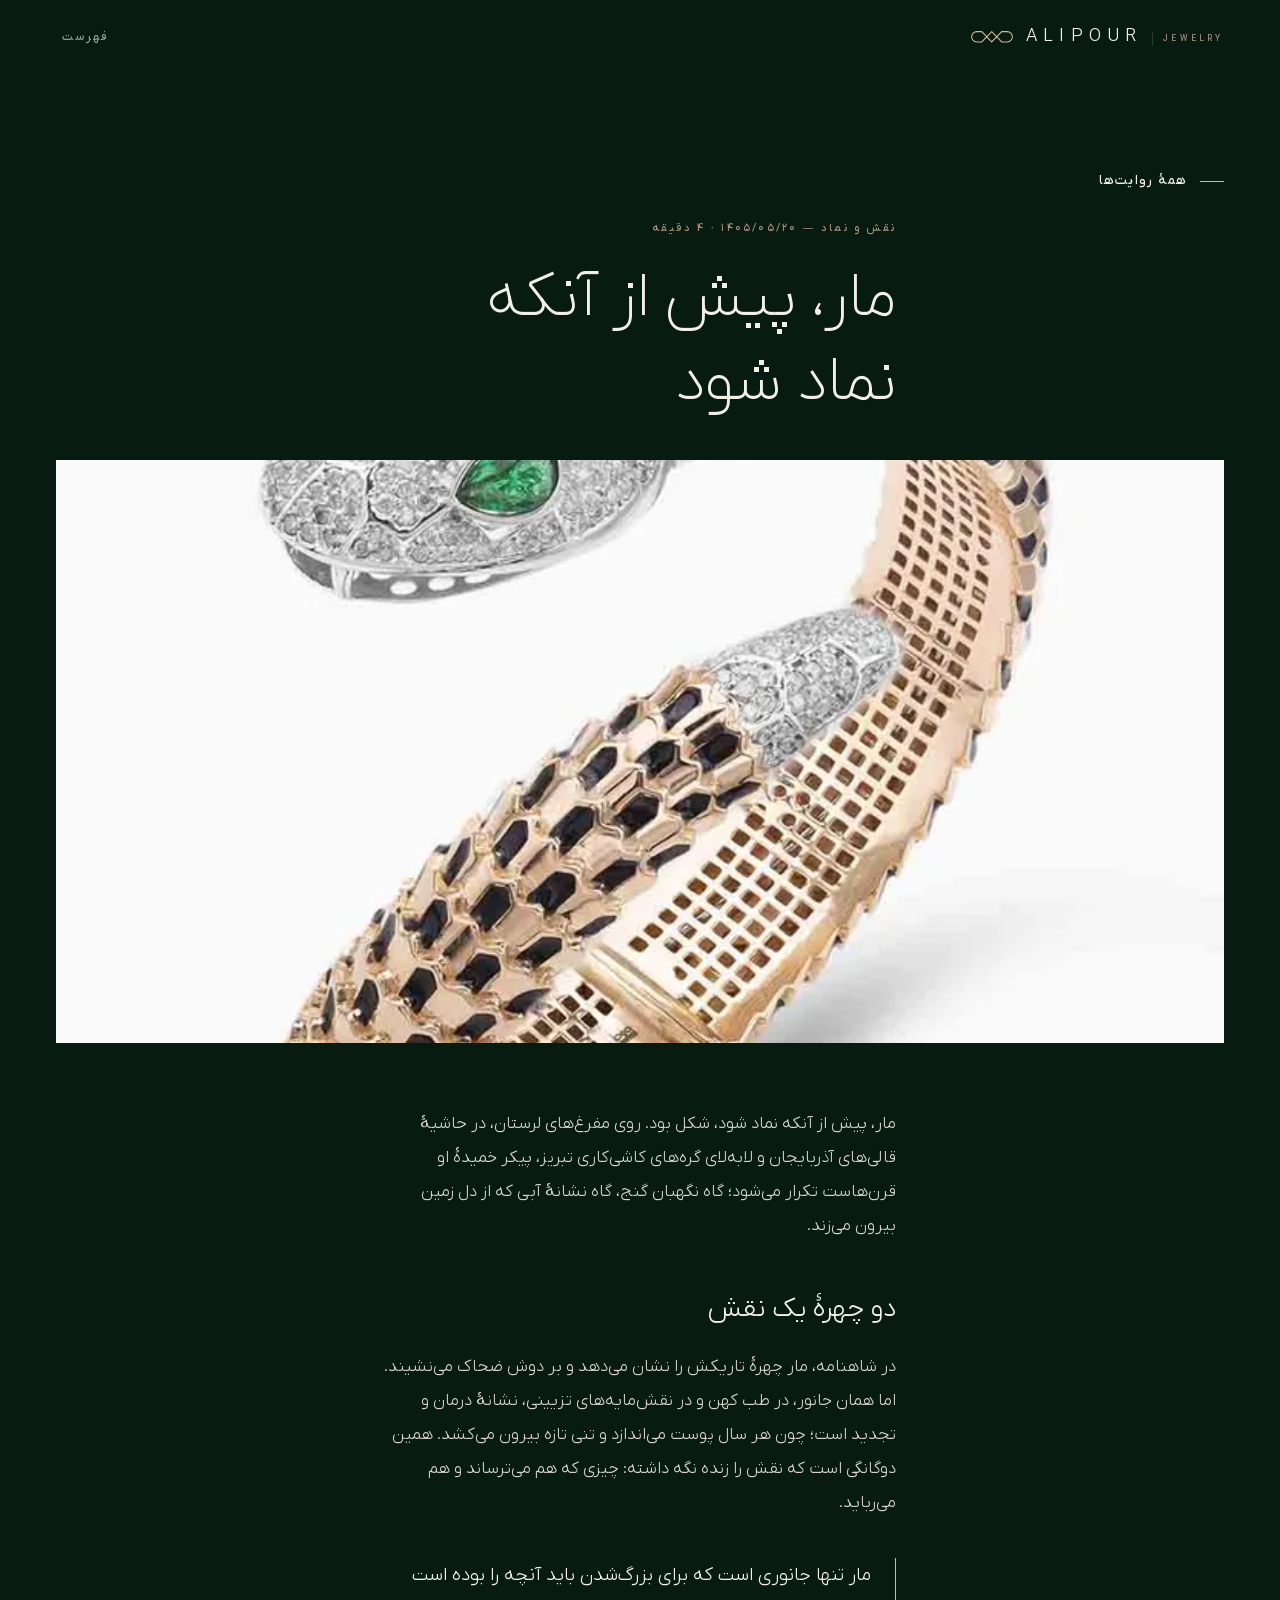
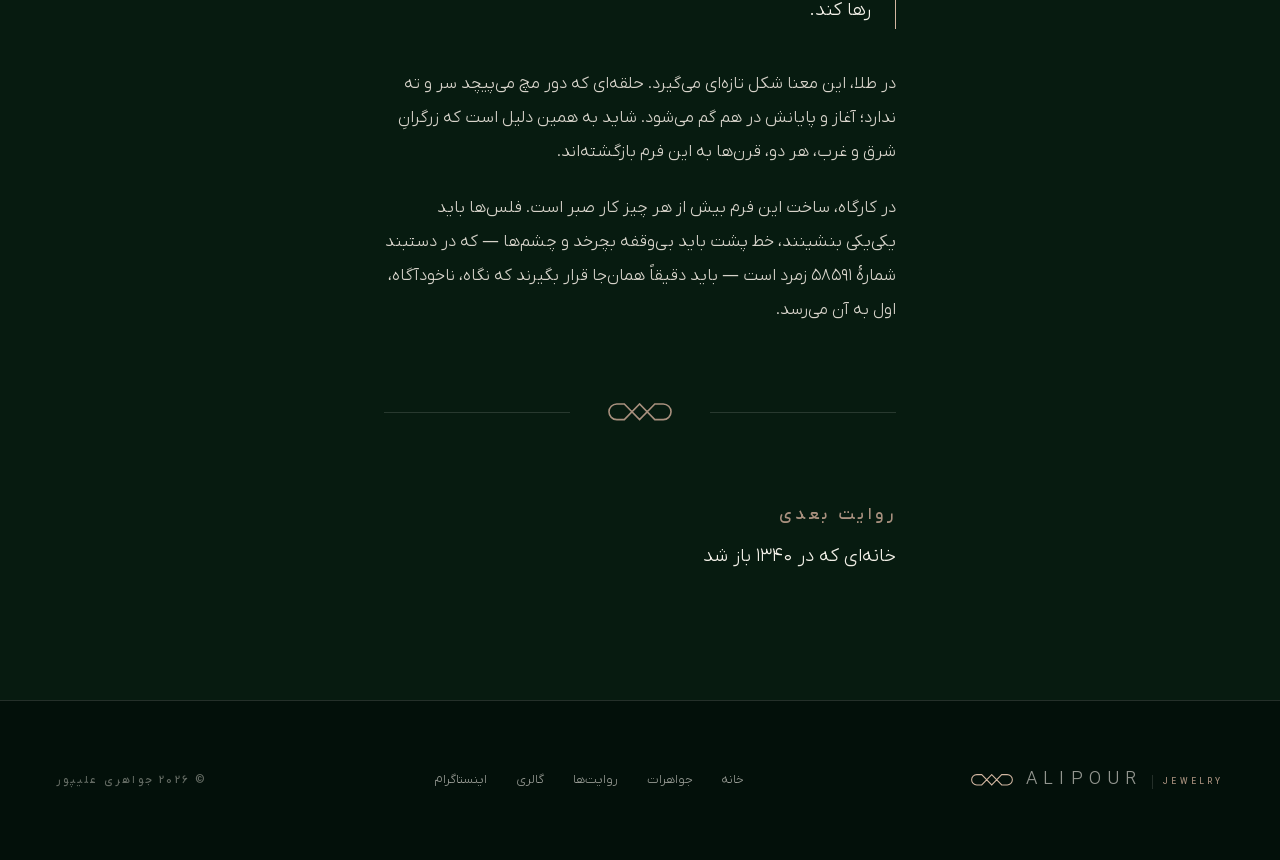
<file: blog-serpent-in-persian-art.html>
<!DOCTYPE html>
<html dir="rtl" lang="fa">
<head>
<meta charset="utf-8">
<meta name="viewport" content="width=device-width,initial-scale=1,viewport-fit=cover">
<meta name="theme-color" content="#071b10">
<title>مار، پیش از آنکه نماد شود | جواهری علیپور</title>
<meta name="description" content="چرا پیکر خمیدهٔ مار قرن‌هاست از مفرغ‌های لرستان تا حاشیهٔ قالی‌های آذربایجان تکرار می‌شود.">
<link rel="icon" href="assets/img/favicon.svg" type="image/svg+xml">
<link rel="preload" as="font" type="font/woff2" href="assets/fonts/IRANYekanXFaNum-VF.woff2" crossorigin>
<link rel="manifest" href="manifest.webmanifest">
<link rel="apple-touch-icon" href="assets/icon/apple-touch-icon.png">
<meta name="apple-mobile-web-app-capable" content="yes">
<meta name="mobile-web-app-capable" content="yes">
<meta name="apple-mobile-web-app-status-bar-style" content="black-translucent">
<meta name="apple-mobile-web-app-title" content="علیپور">
<link rel="stylesheet" href="css/app.css">
</head>
<body>

<a class="skip" href="#main">پرش به محتوای اصلی</a>

<header class="nav">
  <div class="wrap nav__in">
    <a class="logo" href="index.html" aria-label="جواهری علیپور"><svg class="logo__mark" viewBox="0 0 149 42" aria-hidden="true"><path fill="none" stroke="currentColor" stroke-width="3.7" stroke-linejoin="miter" stroke-miterlimit="10" d="M20.5 2.2 H38 L73.5 38.8 L109 2.2 H128.5 A18.3 18.3 0 0 1 128.5 38.8 H109 L73.5 2.2 L38 38.8 H20.5 A18.3 18.3 0 0 1 20.5 2.2 Z"/></svg><span class="logo__txt"><b>ALIPOUR</b><i>JEWELRY</i></span></a>
    <button class="navbtn" data-menu aria-expanded="false">فهرست</button>
  </div>
</header>

<div class="menu" role="dialog" aria-label="فهرست" aria-hidden="true">
  <button class="menu__x" data-menu-close>بستن</button>
  <span class="logo logo--stack menu__logo" aria-hidden="true"><svg class="logo__mark" viewBox="0 0 149 42" aria-hidden="true"><path fill="none" stroke="currentColor" stroke-width="3.7" stroke-linejoin="miter" stroke-miterlimit="10" d="M20.5 2.2 H38 L73.5 38.8 L109 2.2 H128.5 A18.3 18.3 0 0 1 128.5 38.8 H109 L73.5 2.2 L38 38.8 H20.5 A18.3 18.3 0 0 1 20.5 2.2 Z"/></svg></span>
  <a href="index.html#serpent">کالکشن مار</a>
  <a href="products.html">جواهرات</a>
  <a href="blog.html">روایت‌ها</a>
  <a href="index.html#atelier">کارگاه</a>
  <a href="account.html">حساب کاربری</a>
</div>

<main id="main" class="page">
  <div class="wrap">
    <p style="margin-bottom:26px"><a class="lnk" href="blog.html">همهٔ روایت‌ها</a></p>
    <div class="article">
      <span class="kick">نقش و نماد — ۱۴۰۵/۰۵/۲۰ · 4 دقیقه</span>
      <h1 class="d1" style="margin-bottom:34px">مار، پیش از آنکه نماد شود</h1>
    </div>
    <div class="article__hero"><img src="assets/img/p/58591.webp" alt="" loading="lazy"></div>
    <div class="article">
      <p>مار، پیش از آنکه نماد شود، شکل بود. روی مفرغ‌های لرستان، در حاشیهٔ قالی‌های آذربایجان و لابه‌لای گره‌های کاشی‌کاری تبریز، پیکر خمیدهٔ او قرن‌هاست تکرار می‌شود؛ گاه نگهبان گنج، گاه نشانهٔ آبی که از دل زمین بیرون می‌زند.</p>
      <h2>دو چهرهٔ یک نقش</h2>
      <p>در شاهنامه، مار چهرهٔ تاریکش را نشان می‌دهد و بر دوش ضحاک می‌نشیند. اما همان جانور، در طب کهن و در نقش‌مایه‌های تزیینی، نشانهٔ درمان و تجدید است؛ چون هر سال پوست می‌اندازد و تنی تازه بیرون می‌کشد. همین دوگانگی است که نقش را زنده نگه داشته: چیزی که هم می‌ترساند و هم می‌رباید.</p>
      <blockquote>مار تنها جانوری است که برای بزرگ‌شدن باید آنچه را بوده است رها کند.</blockquote>
      <p>در طلا، این معنا شکل تازه‌ای می‌گیرد. حلقه‌ای که دور مچ می‌پیچد سر و ته ندارد؛ آغاز و پایانش در هم گم می‌شود. شاید به همین دلیل است که زرگرانِ شرق و غرب، هر دو، قرن‌ها به این فرم بازگشته‌اند.</p>
      <p>در کارگاه، ساخت این فرم بیش از هر چیز کار صبر است. فلس‌ها باید یکی‌یکی بنشینند، خط پشت باید بی‌وقفه بچرخد و چشم‌ها — که در دستبند شمارهٔ ۵۸۵۹۱ زمرد است — باید دقیقاً همان‌جا قرار بگیرند که نگاه، ناخودآگاه، اول به آن می‌رسد.</p>
      <div class="markrule" style="margin:clamp(48px,6vw,86px) 0">
        <svg viewBox="0 0 149 42" aria-hidden="true"><path fill="none" stroke="currentColor" stroke-width="3.7" stroke-linejoin="miter" stroke-miterlimit="10" d="M20.5 2.2 H38 L73.5 38.8 L109 2.2 H128.5 A18.3 18.3 0 0 1 128.5 38.8 H109 L73.5 2.2 L38 38.8 H20.5 A18.3 18.3 0 0 1 20.5 2.2 Z"/></svg>
      </div>
      <p class="micro" style="color:var(--metal-dim);margin-bottom:10px">روایت بعدی</p>
      <a class="post__t" style="display:block" href="blog-house-since-1340.html">خانه‌ای که در ۱۳۴۰ باز شد</a>
    </div>
  </div>
</main>

<footer class="foot">
  <div class="wrap foot__in">
    <a class="logo" href="index.html" aria-label="جواهری علیپور"><svg class="logo__mark" viewBox="0 0 149 42" aria-hidden="true"><path fill="none" stroke="currentColor" stroke-width="3.7" stroke-linejoin="miter" stroke-miterlimit="10" d="M20.5 2.2 H38 L73.5 38.8 L109 2.2 H128.5 A18.3 18.3 0 0 1 128.5 38.8 H109 L73.5 2.2 L38 38.8 H20.5 A18.3 18.3 0 0 1 20.5 2.2 Z"/></svg><span class="logo__txt"><b>ALIPOUR</b><i>JEWELRY</i></span></a>
    <nav aria-label="پیوندها">
      <a href="index.html">خانه</a>
      <a href="products.html">جواهرات</a>
      <a href="blog.html">روایت‌ها</a>
      <a href="index.html#visit">گالری</a>
      <a href="https://instagram.com/alipour.jewelry" target="_blank" rel="noopener">اینستاگرام</a>
    </nav>
    <p class="micro faint">© <span data-year>۱۴۰۴</span> جواهری علیپور</p>
  </div>
</footer>

<nav class="tabbar" aria-label="پیمایش اصلی"></nav>

<script src="js/shell.js" defer></script>
<script src="js/app.js" defer></script>
</body>
</html>
</file>
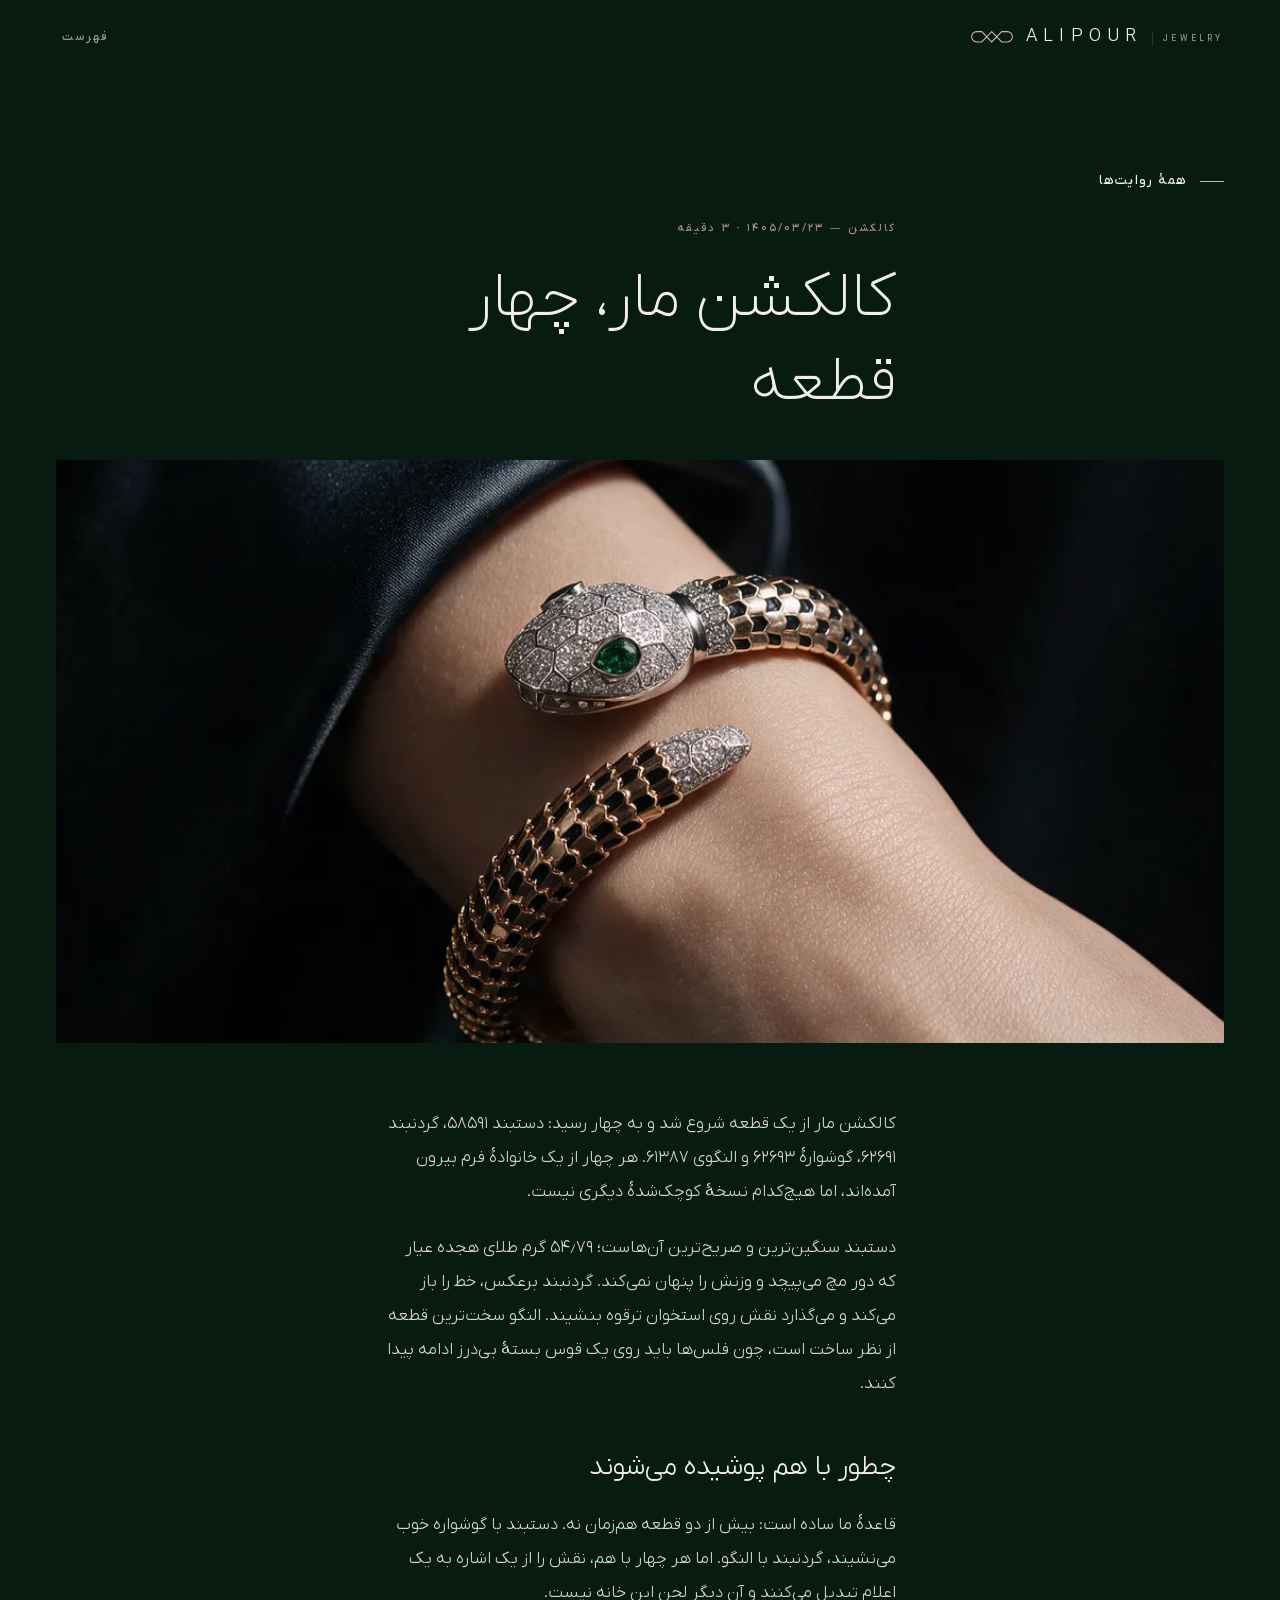
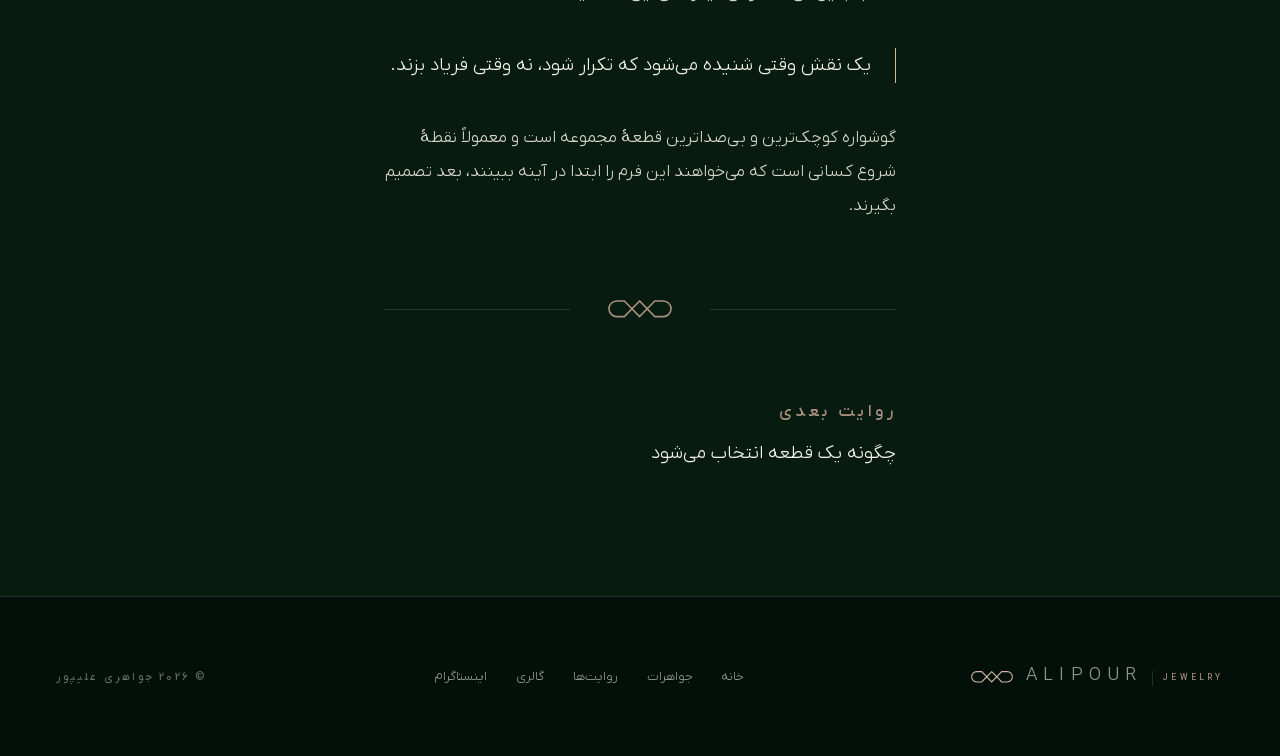
<file: blog-the-serpent-collection.html>
<!DOCTYPE html>
<html dir="rtl" lang="fa">
<head>
<meta charset="utf-8">
<meta name="viewport" content="width=device-width,initial-scale=1,viewport-fit=cover">
<meta name="theme-color" content="#071b10">
<title>کالکشن مار، چهار قطعه | جواهری علیپور</title>
<meta name="description" content="دستبند، گردنبند، گوشواره و النگو؛ یک نقش که چهار بار با لحن متفاوت تکرار شده است.">
<link rel="icon" href="assets/img/favicon.svg" type="image/svg+xml">
<link rel="preload" as="font" type="font/woff2" href="assets/fonts/IRANYekanXFaNum-VF.woff2" crossorigin>
<link rel="manifest" href="manifest.webmanifest">
<link rel="apple-touch-icon" href="assets/icon/apple-touch-icon.png">
<meta name="apple-mobile-web-app-capable" content="yes">
<meta name="mobile-web-app-capable" content="yes">
<meta name="apple-mobile-web-app-status-bar-style" content="black-translucent">
<meta name="apple-mobile-web-app-title" content="علیپور">
<link rel="stylesheet" href="css/app.css">
</head>
<body>

<a class="skip" href="#main">پرش به محتوای اصلی</a>

<header class="nav">
  <div class="wrap nav__in">
    <a class="logo" href="index.html" aria-label="جواهری علیپور"><svg class="logo__mark" viewBox="0 0 149 42" aria-hidden="true"><path fill="none" stroke="currentColor" stroke-width="3.7" stroke-linejoin="miter" stroke-miterlimit="10" d="M20.5 2.2 H38 L73.5 38.8 L109 2.2 H128.5 A18.3 18.3 0 0 1 128.5 38.8 H109 L73.5 2.2 L38 38.8 H20.5 A18.3 18.3 0 0 1 20.5 2.2 Z"/></svg><span class="logo__txt"><b>ALIPOUR</b><i>JEWELRY</i></span></a>
    <button class="navbtn" data-menu aria-expanded="false">فهرست</button>
  </div>
</header>

<div class="menu" role="dialog" aria-label="فهرست" aria-hidden="true">
  <button class="menu__x" data-menu-close>بستن</button>
  <span class="logo logo--stack menu__logo" aria-hidden="true"><svg class="logo__mark" viewBox="0 0 149 42" aria-hidden="true"><path fill="none" stroke="currentColor" stroke-width="3.7" stroke-linejoin="miter" stroke-miterlimit="10" d="M20.5 2.2 H38 L73.5 38.8 L109 2.2 H128.5 A18.3 18.3 0 0 1 128.5 38.8 H109 L73.5 2.2 L38 38.8 H20.5 A18.3 18.3 0 0 1 20.5 2.2 Z"/></svg></span>
  <a href="index.html#serpent">کالکشن مار</a>
  <a href="products.html">جواهرات</a>
  <a href="blog.html">روایت‌ها</a>
  <a href="index.html#atelier">کارگاه</a>
  <a href="account.html">حساب کاربری</a>
</div>

<main id="main" class="page">
  <div class="wrap">
    <p style="margin-bottom:26px"><a class="lnk" href="blog.html">همهٔ روایت‌ها</a></p>
    <div class="article">
      <span class="kick">کالکشن — ۱۴۰۵/۰۳/۲۳ · 3 دقیقه</span>
      <h1 class="d1" style="margin-bottom:34px">کالکشن مار، چهار قطعه</h1>
    </div>
    <div class="article__hero"><img src="assets/img/wrist.webp" alt="" loading="lazy"></div>
    <div class="article">
      <p>کالکشن مار از یک قطعه شروع شد و به چهار رسید: دستبند ۵۸۵۹۱، گردنبند ۶۲۶۹۱، گوشوارهٔ ۶۲۶۹۳ و النگوی ۶۱۳۸۷. هر چهار از یک خانوادهٔ فرم بیرون آمده‌اند، اما هیچ‌کدام نسخهٔ کوچک‌شدهٔ دیگری نیست.</p>
      <p>دستبند سنگین‌ترین و صریح‌ترین آن‌هاست؛ ۵۴٫۷۹ گرم طلای هجده عیار که دور مچ می‌پیچد و وزنش را پنهان نمی‌کند. گردنبند برعکس، خط را باز می‌کند و می‌گذارد نقش روی استخوان ترقوه بنشیند. النگو سخت‌ترین قطعه از نظر ساخت است، چون فلس‌ها باید روی یک قوس بستهٔ بی‌درز ادامه پیدا کنند.</p>
      <h2>چطور با هم پوشیده می‌شوند</h2>
      <p>قاعدهٔ ما ساده است: بیش از دو قطعه هم‌زمان نه. دستبند با گوشواره خوب می‌نشیند، گردنبند با النگو. اما هر چهار با هم، نقش را از یک اشاره به یک اعلام تبدیل می‌کنند و آن دیگر لحن این خانه نیست.</p>
      <blockquote>یک نقش وقتی شنیده می‌شود که تکرار شود، نه وقتی فریاد بزند.</blockquote>
      <p>گوشواره کوچک‌ترین و بی‌صداترین قطعهٔ مجموعه است و معمولاً نقطهٔ شروع کسانی است که می‌خواهند این فرم را ابتدا در آینه ببینند، بعد تصمیم بگیرند.</p>
      <div class="markrule" style="margin:clamp(48px,6vw,86px) 0">
        <svg viewBox="0 0 149 42" aria-hidden="true"><path fill="none" stroke="currentColor" stroke-width="3.7" stroke-linejoin="miter" stroke-miterlimit="10" d="M20.5 2.2 H38 L73.5 38.8 L109 2.2 H128.5 A18.3 18.3 0 0 1 128.5 38.8 H109 L73.5 2.2 L38 38.8 H20.5 A18.3 18.3 0 0 1 20.5 2.2 Z"/></svg>
      </div>
      <p class="micro" style="color:var(--metal-dim);margin-bottom:10px">روایت بعدی</p>
      <a class="post__t" style="display:block" href="blog-choosing-your-piece.html">چگونه یک قطعه انتخاب می‌شود</a>
    </div>
  </div>
</main>

<footer class="foot">
  <div class="wrap foot__in">
    <a class="logo" href="index.html" aria-label="جواهری علیپور"><svg class="logo__mark" viewBox="0 0 149 42" aria-hidden="true"><path fill="none" stroke="currentColor" stroke-width="3.7" stroke-linejoin="miter" stroke-miterlimit="10" d="M20.5 2.2 H38 L73.5 38.8 L109 2.2 H128.5 A18.3 18.3 0 0 1 128.5 38.8 H109 L73.5 2.2 L38 38.8 H20.5 A18.3 18.3 0 0 1 20.5 2.2 Z"/></svg><span class="logo__txt"><b>ALIPOUR</b><i>JEWELRY</i></span></a>
    <nav aria-label="پیوندها">
      <a href="index.html">خانه</a>
      <a href="products.html">جواهرات</a>
      <a href="blog.html">روایت‌ها</a>
      <a href="index.html#visit">گالری</a>
      <a href="https://instagram.com/alipour.jewelry" target="_blank" rel="noopener">اینستاگرام</a>
    </nav>
    <p class="micro faint">© <span data-year>۱۴۰۴</span> جواهری علیپور</p>
  </div>
</footer>

<nav class="tabbar" aria-label="پیمایش اصلی"></nav>

<script src="js/shell.js" defer></script>
<script src="js/app.js" defer></script>
</body>
</html>
</file>
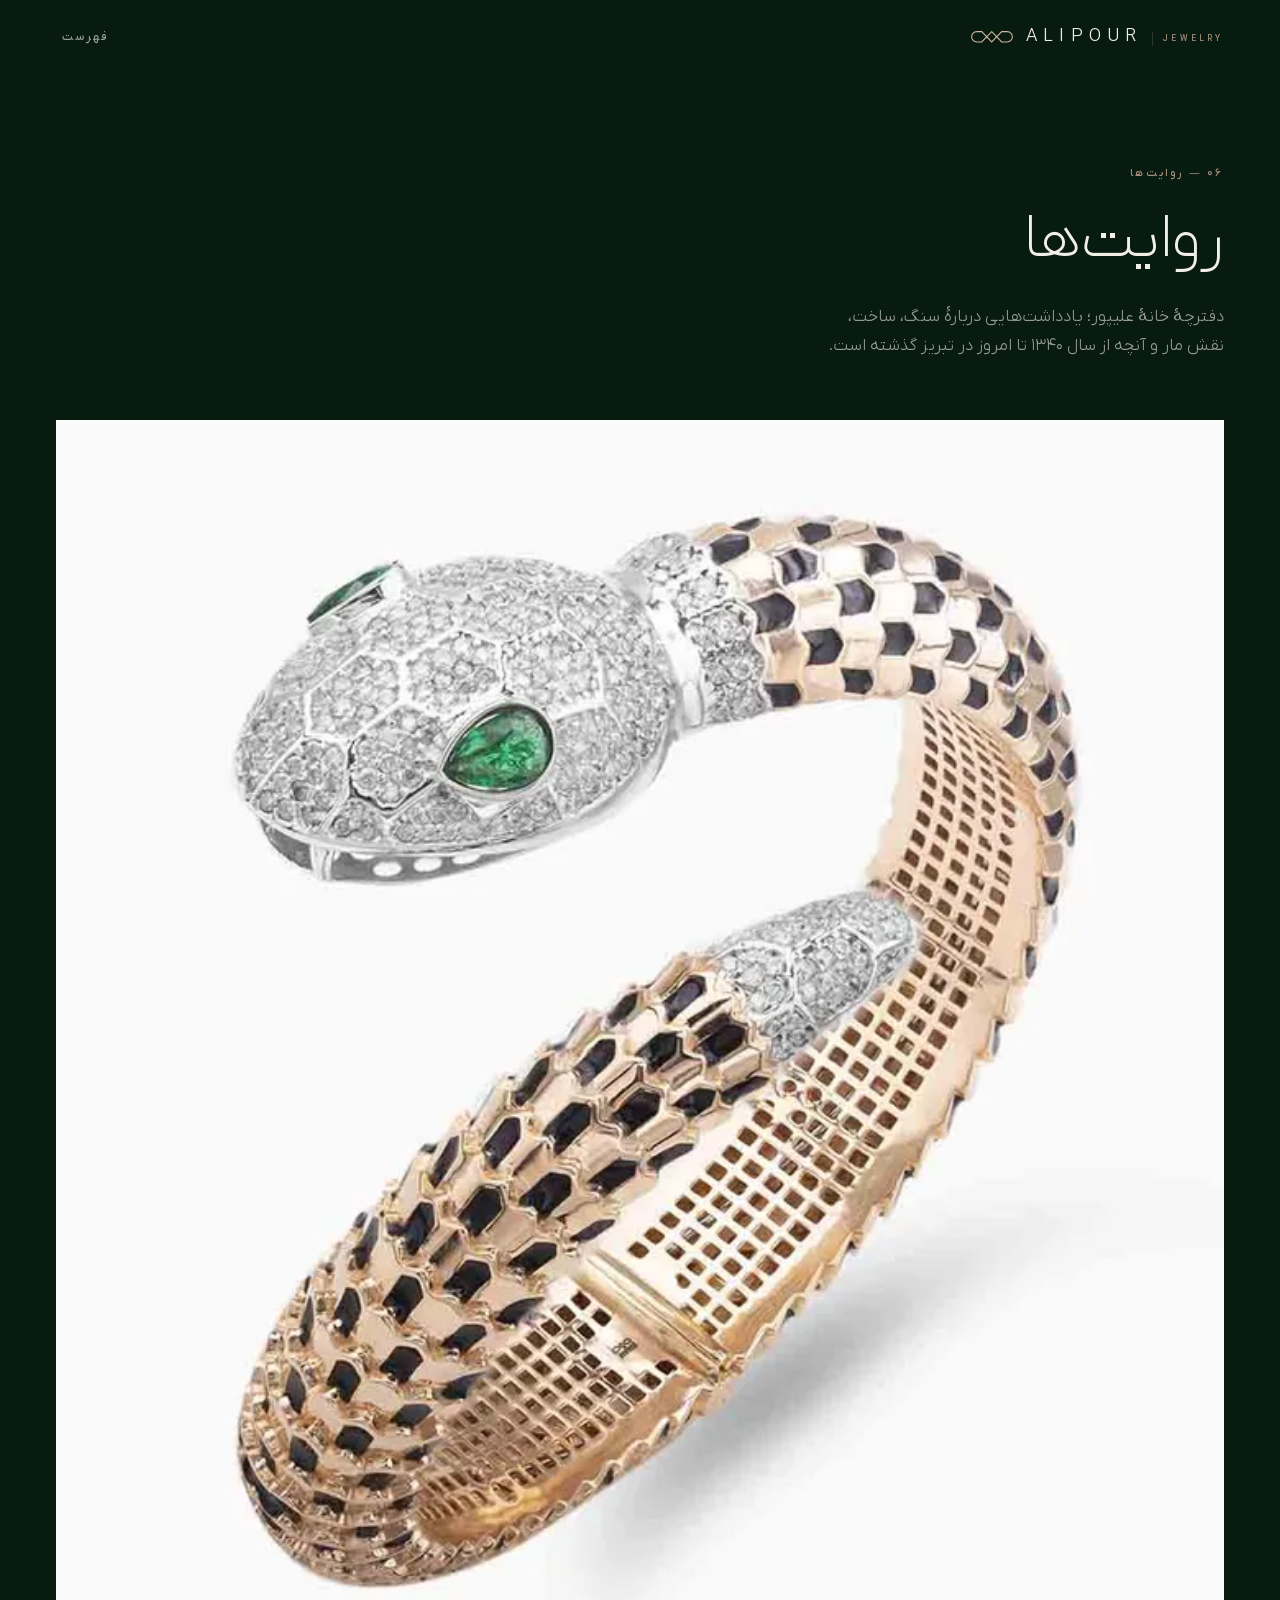
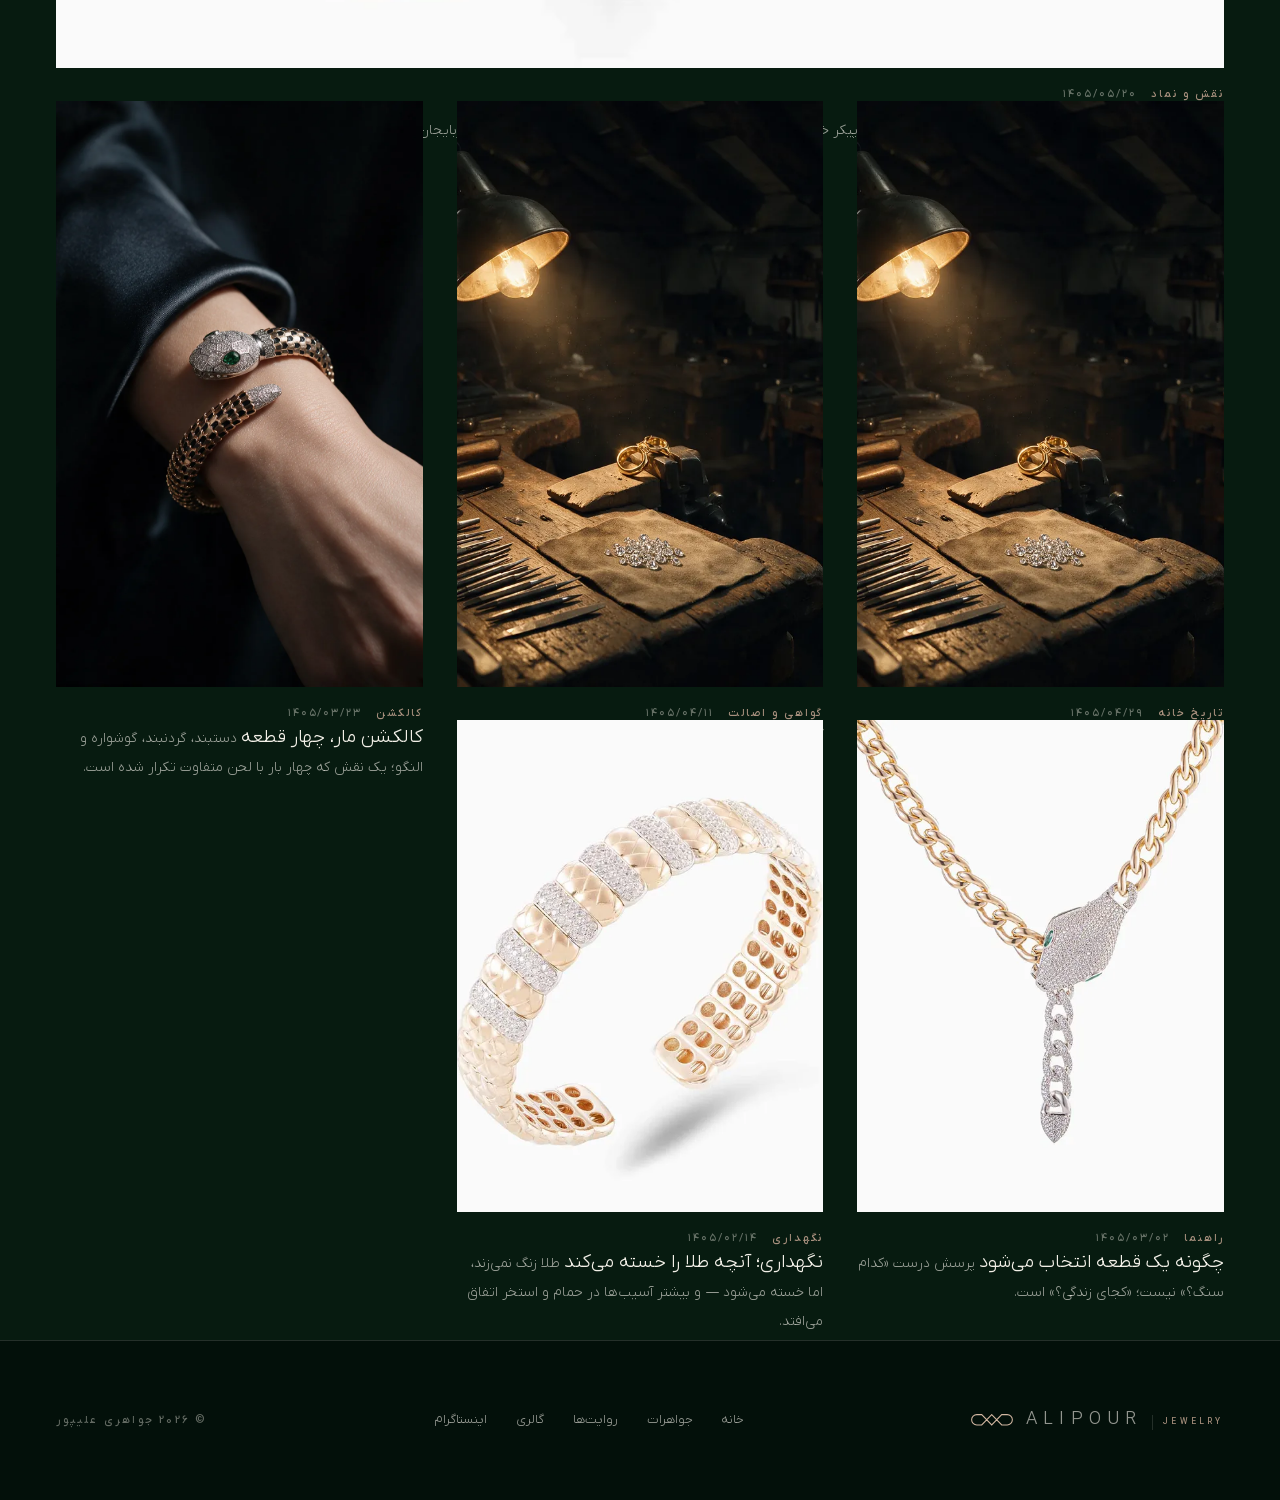
<file: blog.html>
<!DOCTYPE html>
<html dir="rtl" lang="fa">
<head>
<meta charset="utf-8">
<meta name="viewport" content="width=device-width,initial-scale=1,viewport-fit=cover">
<meta name="theme-color" content="#071b10">
<title>روایت‌ها | جواهری علیپور</title>
<meta name="description" content="دفترچهٔ خانهٔ علیپور؛ یادداشت‌هایی دربارهٔ سنگ، ساخت، نقش مار و آنچه از سال ۱۳۴۰ تا امروز در تبریز گذشته است.">
<link rel="icon" href="assets/img/favicon.svg" type="image/svg+xml">
<link rel="preload" as="font" type="font/woff2" href="assets/fonts/IRANYekanXFaNum-VF.woff2" crossorigin>
<link rel="manifest" href="manifest.webmanifest">
<link rel="apple-touch-icon" href="assets/icon/apple-touch-icon.png">
<meta name="apple-mobile-web-app-capable" content="yes">
<meta name="mobile-web-app-capable" content="yes">
<meta name="apple-mobile-web-app-status-bar-style" content="black-translucent">
<meta name="apple-mobile-web-app-title" content="علیپور">
<link rel="stylesheet" href="css/app.css">
</head>
<body>

<a class="skip" href="#main">پرش به محتوای اصلی</a>

<header class="nav">
  <div class="wrap nav__in">
    <a class="logo" href="index.html" aria-label="جواهری علیپور"><svg class="logo__mark" viewBox="0 0 149 42" aria-hidden="true"><path fill="none" stroke="currentColor" stroke-width="3.7" stroke-linejoin="miter" stroke-miterlimit="10" d="M20.5 2.2 H38 L73.5 38.8 L109 2.2 H128.5 A18.3 18.3 0 0 1 128.5 38.8 H109 L73.5 2.2 L38 38.8 H20.5 A18.3 18.3 0 0 1 20.5 2.2 Z"/></svg><span class="logo__txt"><b>ALIPOUR</b><i>JEWELRY</i></span></a>
    <button class="navbtn" data-menu aria-expanded="false">فهرست</button>
  </div>
</header>

<div class="menu" role="dialog" aria-label="فهرست" aria-hidden="true">
  <button class="menu__x" data-menu-close>بستن</button>
  <span class="logo logo--stack menu__logo" aria-hidden="true"><svg class="logo__mark" viewBox="0 0 149 42" aria-hidden="true"><path fill="none" stroke="currentColor" stroke-width="3.7" stroke-linejoin="miter" stroke-miterlimit="10" d="M20.5 2.2 H38 L73.5 38.8 L109 2.2 H128.5 A18.3 18.3 0 0 1 128.5 38.8 H109 L73.5 2.2 L38 38.8 H20.5 A18.3 18.3 0 0 1 20.5 2.2 Z"/></svg></span>
  <a href="index.html#serpent">کالکشن مار</a>
  <a href="products.html">جواهرات</a>
  <a href="blog.html">روایت‌ها</a>
  <a href="index.html#atelier">کارگاه</a>
  <a href="account.html">حساب کاربری</a>
</div>

<main id="main" class="page">
  <div class="wrap">
    <div class="page__head">
      <span class="kick">۰۶ — روایت‌ها</span>
      <h1 class="d1">روایت‌ها</h1>
      <p class="body dim" style="margin-top:20px;max-width:52ch">دفترچهٔ خانهٔ علیپور؛ یادداشت‌هایی دربارهٔ سنگ، ساخت، نقش مار و آنچه از سال ۱۳۴۰ تا امروز در تبریز گذشته است.</p>
    </div>
    <div class="posts stag in">
      <a class="post post--lead" href="blog-serpent-in-persian-art.html">
        <span class="post__m"><img loading="lazy" src="assets/img/p/58591.webp" alt=""></span>
        <span class="post__k"><span>نقش و نماد</span><span class="faint">۱۴۰۵/۰۵/۲۰</span></span>
        <span class="post__t">مار، پیش از آنکه نماد شود</span>
        <span class="post__e">چرا پیکر خمیدهٔ مار قرن‌هاست از مفرغ‌های لرستان تا حاشیهٔ قالی‌های آذربایجان تکرار می‌شود.</span>
      </a>
            <a class="post" href="blog-house-since-1340.html">
        <span class="post__m"><img loading="lazy" src="assets/img/atelier.webp" alt=""></span>
        <span class="post__k"><span>تاریخ خانه</span><span class="faint">۱۴۰۵/۰۴/۲۹</span></span>
        <span class="post__t">خانه‌ای که در ۱۳۴۰ باز شد</span>
        <span class="post__e">از یک ویترین کوچک و ترازوی دوکفه‌ای تا گالری امروز؛ سه نسل و یک سنجهٔ ثابت.</span>
      </a>
      <a class="post" href="blog-reading-a-gia-report.html">
        <span class="post__m"><img loading="lazy" src="assets/img/atelier.webp" alt=""></span>
        <span class="post__k"><span>گواهی و اصالت</span><span class="faint">۱۴۰۵/۰۴/۱۱</span></span>
        <span class="post__t">آنچه در برگهٔ <span dir="ltr">GIA</span> نوشته شده است</span>
        <span class="post__e">چهار سنجه‌ای که سرنوشت یک الماس را تعیین می‌کنند و اینکه کدام‌یک کار انسان است.</span>
      </a>
      <a class="post" href="blog-the-serpent-collection.html">
        <span class="post__m"><img loading="lazy" src="assets/img/wrist.webp" alt=""></span>
        <span class="post__k"><span>کالکشن</span><span class="faint">۱۴۰۵/۰۳/۲۳</span></span>
        <span class="post__t">کالکشن مار، چهار قطعه</span>
        <span class="post__e">دستبند، گردنبند، گوشواره و النگو؛ یک نقش که چهار بار با لحن متفاوت تکرار شده است.</span>
      </a>
      <a class="post" href="blog-choosing-your-piece.html">
        <span class="post__m"><img loading="lazy" src="assets/img/p/62691.webp" alt=""></span>
        <span class="post__k"><span>راهنما</span><span class="faint">۱۴۰۵/۰۳/۰۲</span></span>
        <span class="post__t">چگونه یک قطعه انتخاب می‌شود</span>
        <span class="post__e">پرسش درست «کدام سنگ؟» نیست؛ «کجای زندگی؟» است.</span>
      </a>
      <a class="post" href="blog-caring-for-gold-and-stones.html">
        <span class="post__m"><img loading="lazy" src="assets/img/p/61387.webp" alt=""></span>
        <span class="post__k"><span>نگهداری</span><span class="faint">۱۴۰۵/۰۲/۱۴</span></span>
        <span class="post__t">نگهداری؛ آنچه طلا را خسته می‌کند</span>
        <span class="post__e">طلا زنگ نمی‌زند، اما خسته می‌شود — و بیشتر آسیب‌ها در حمام و استخر اتفاق می‌افتد.</span>
      </a>
    </div>
  </div>
</main>

<footer class="foot">
  <div class="wrap foot__in">
    <a class="logo" href="index.html" aria-label="جواهری علیپور"><svg class="logo__mark" viewBox="0 0 149 42" aria-hidden="true"><path fill="none" stroke="currentColor" stroke-width="3.7" stroke-linejoin="miter" stroke-miterlimit="10" d="M20.5 2.2 H38 L73.5 38.8 L109 2.2 H128.5 A18.3 18.3 0 0 1 128.5 38.8 H109 L73.5 2.2 L38 38.8 H20.5 A18.3 18.3 0 0 1 20.5 2.2 Z"/></svg><span class="logo__txt"><b>ALIPOUR</b><i>JEWELRY</i></span></a>
    <nav aria-label="پیوندها">
      <a href="index.html">خانه</a>
      <a href="products.html">جواهرات</a>
      <a href="blog.html">روایت‌ها</a>
      <a href="index.html#visit">گالری</a>
      <a href="https://instagram.com/alipour.jewelry" target="_blank" rel="noopener">اینستاگرام</a>
    </nav>
    <p class="micro faint">© <span data-year>۱۴۰۴</span> جواهری علیپور</p>
  </div>
</footer>

<nav class="tabbar" aria-label="پیمایش اصلی"></nav>

<script src="js/shell.js" defer></script>
<script src="js/app.js" defer></script>
</body>
</html>
</file>
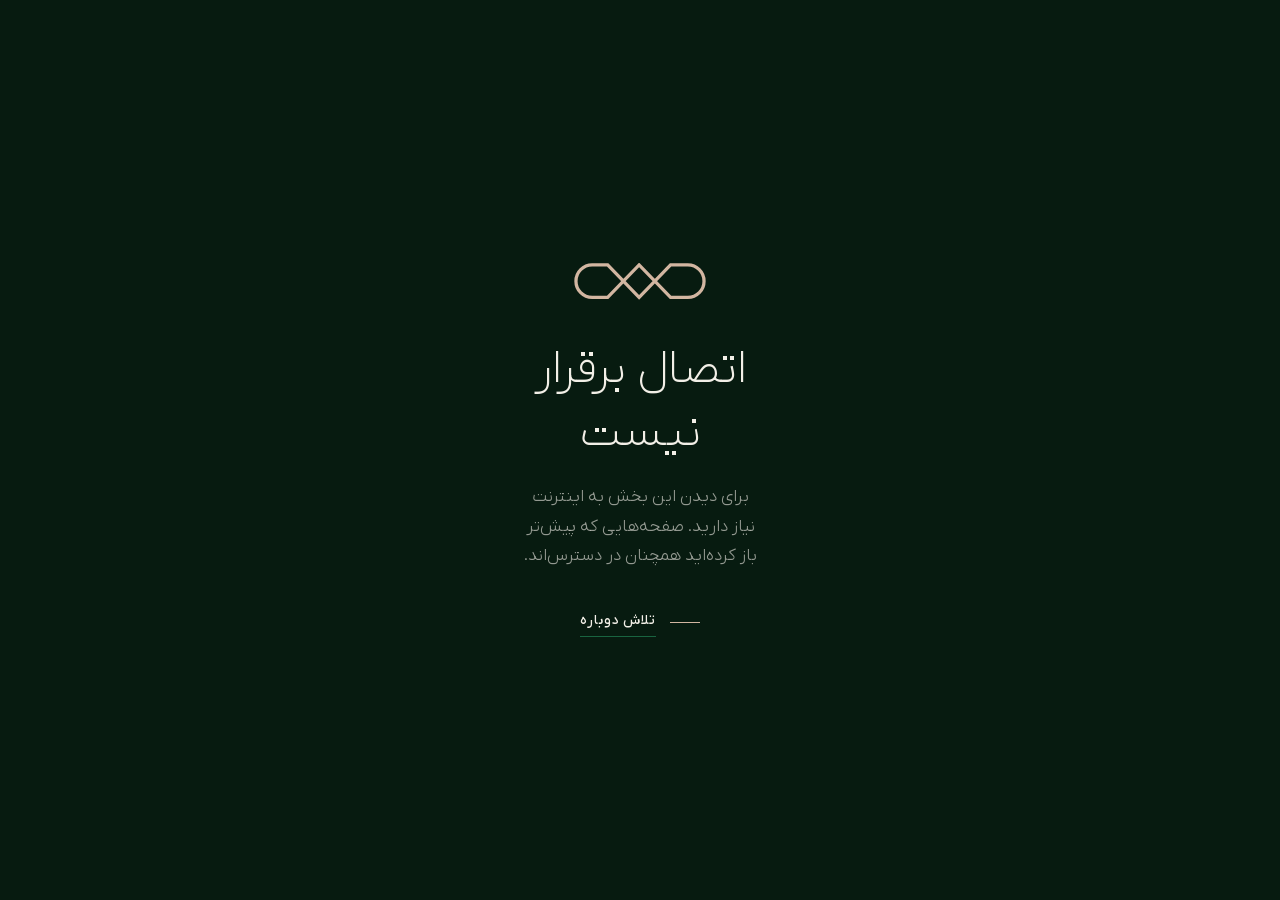
<file: offline.html>
<!DOCTYPE html>
<html dir="rtl" lang="fa">
<head>
<meta charset="utf-8">
<meta name="viewport" content="width=device-width,initial-scale=1,viewport-fit=cover">
<meta name="theme-color" content="#071b10">
<title>جواهری علیپور — آفلاین</title>
<link rel="icon" href="assets/img/favicon.svg" type="image/svg+xml">
<link rel="stylesheet" href="css/app.css">
</head>
<body style="display:grid;place-items:center;min-height:100svh;text-align:center">
  <div class="wrap" style="max-width:44ch">
    <span class="logo logo--stack" style="justify-content:center;margin-bottom:38px">
      <svg class="logo__mark" viewBox="0 0 149 42" aria-hidden="true" style="width:132px">
        <path fill="none" stroke="currentColor" stroke-width="3.7" stroke-linejoin="miter" stroke-miterlimit="10"
              d="M20.5 2.2 H38 L73.5 38.8 L109 2.2 H128.5 A18.3 18.3 0 0 1 128.5 38.8
                 H109 L73.5 2.2 L38 38.8 H20.5 A18.3 18.3 0 0 1 20.5 2.2 Z"/>
      </svg>
    </span>
    <h1 class="d2" style="margin-bottom:18px">اتصال برقرار نیست</h1>
    <p class="body dim" style="margin-inline:auto;margin-bottom:34px">
      برای دیدن این بخش به اینترنت نیاز دارید. صفحه‌هایی که پیش‌تر باز کرده‌اید
      همچنان در دسترس‌اند.
    </p>
    <a class="cta" href="./" style="justify-content:center"><u>تلاش دوباره</u></a>
  </div>
</body>
</html>
</file>
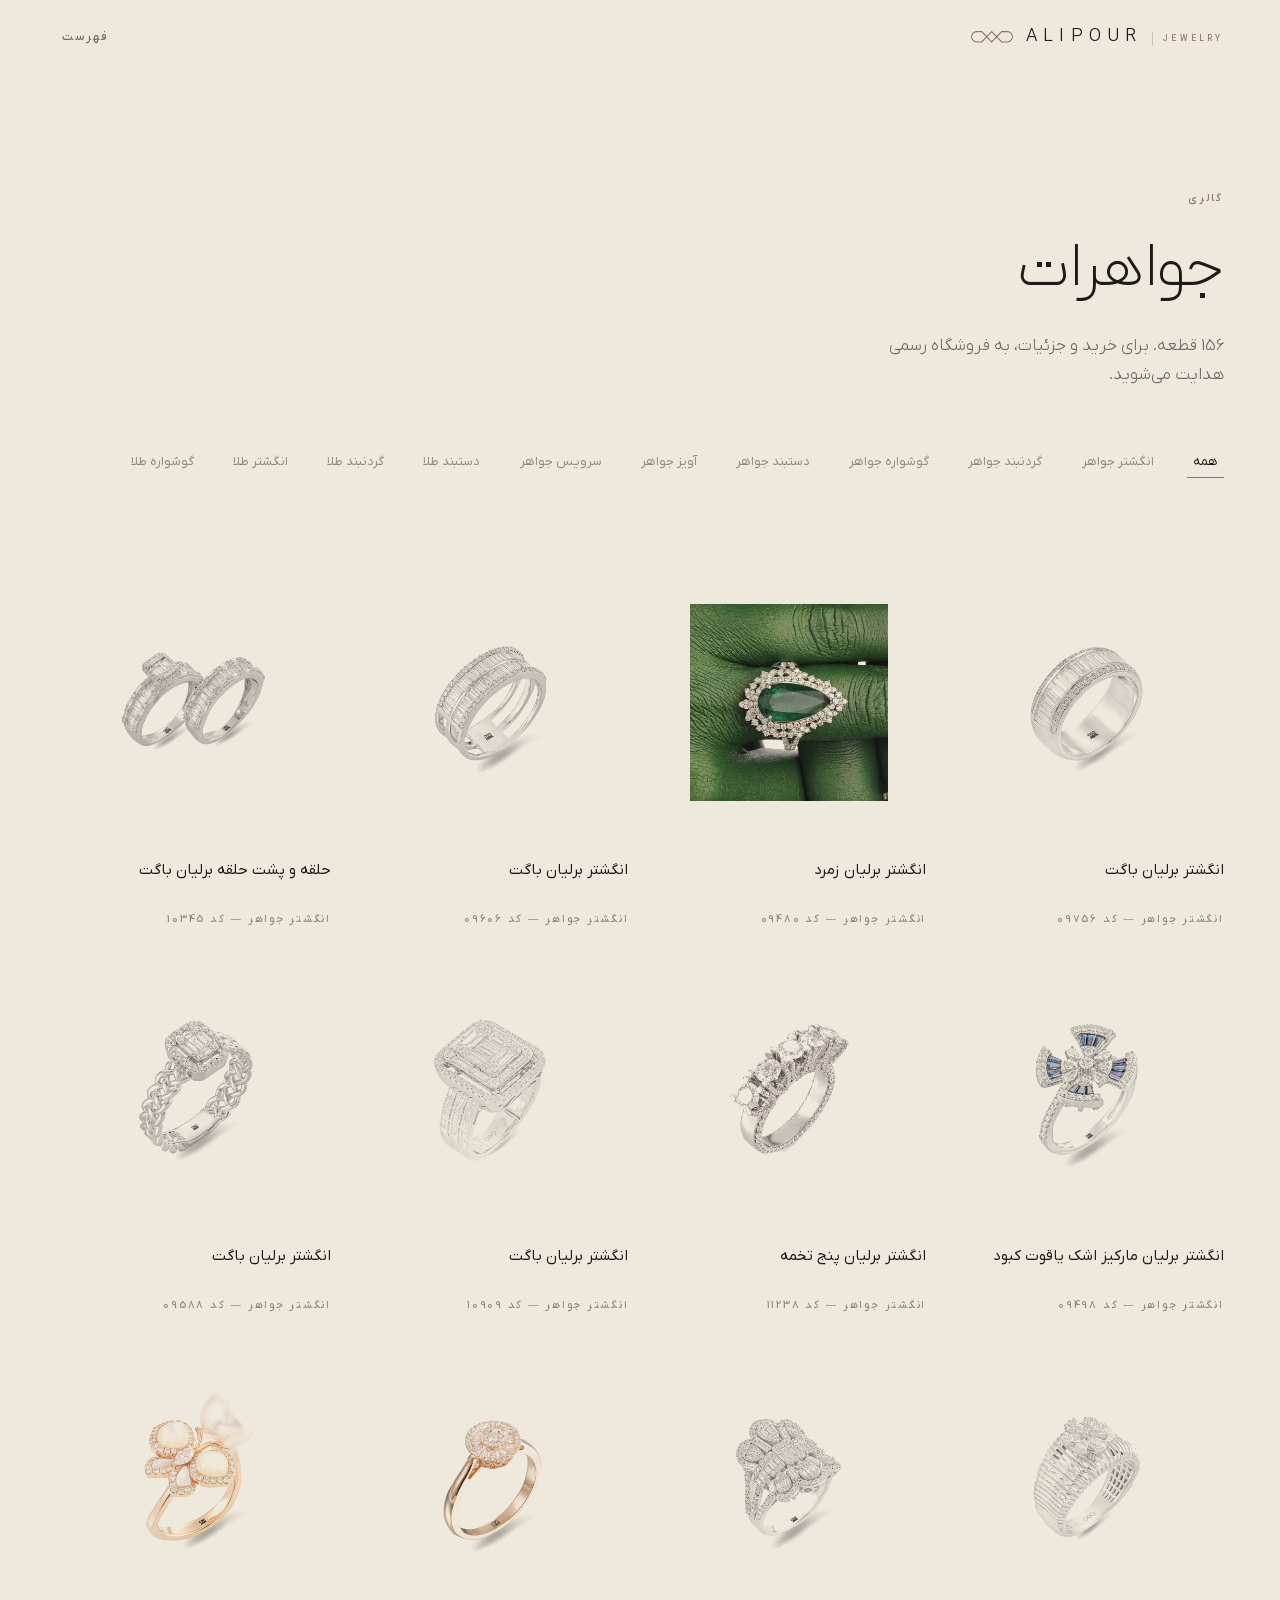
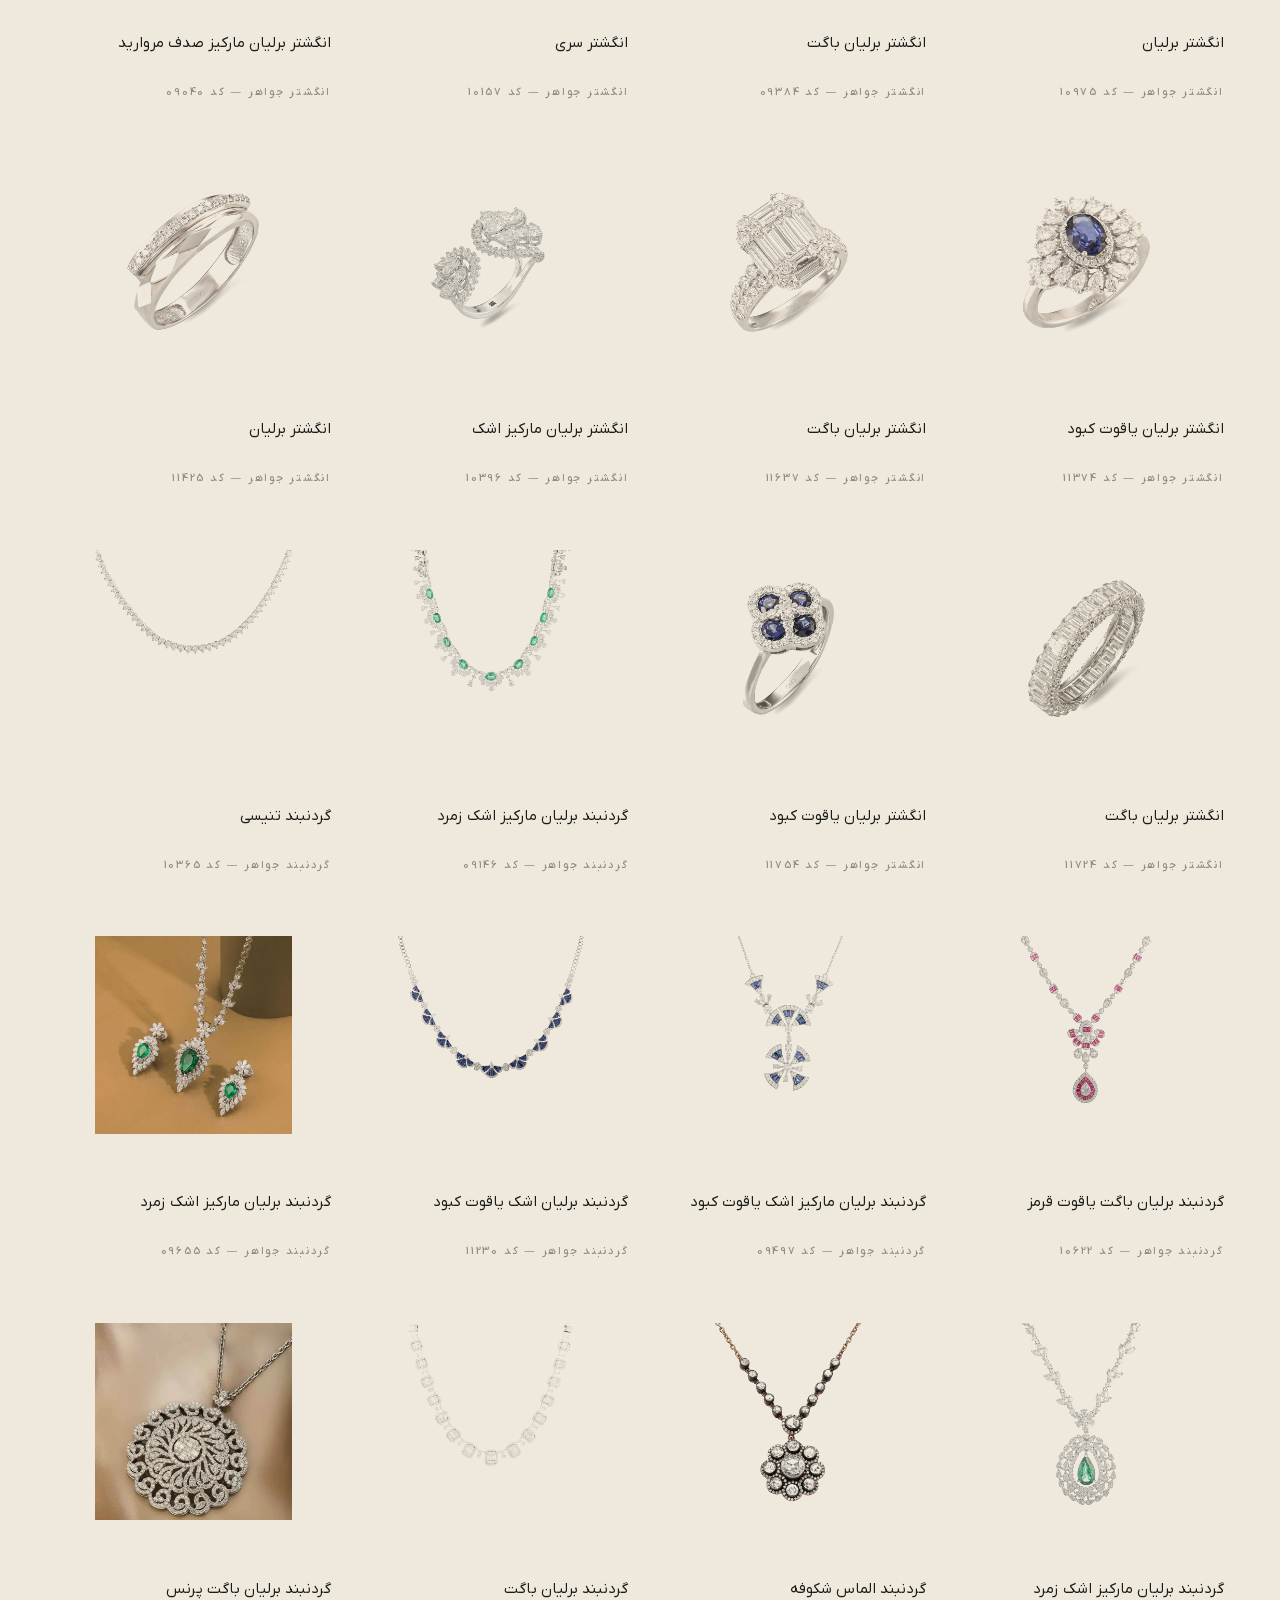
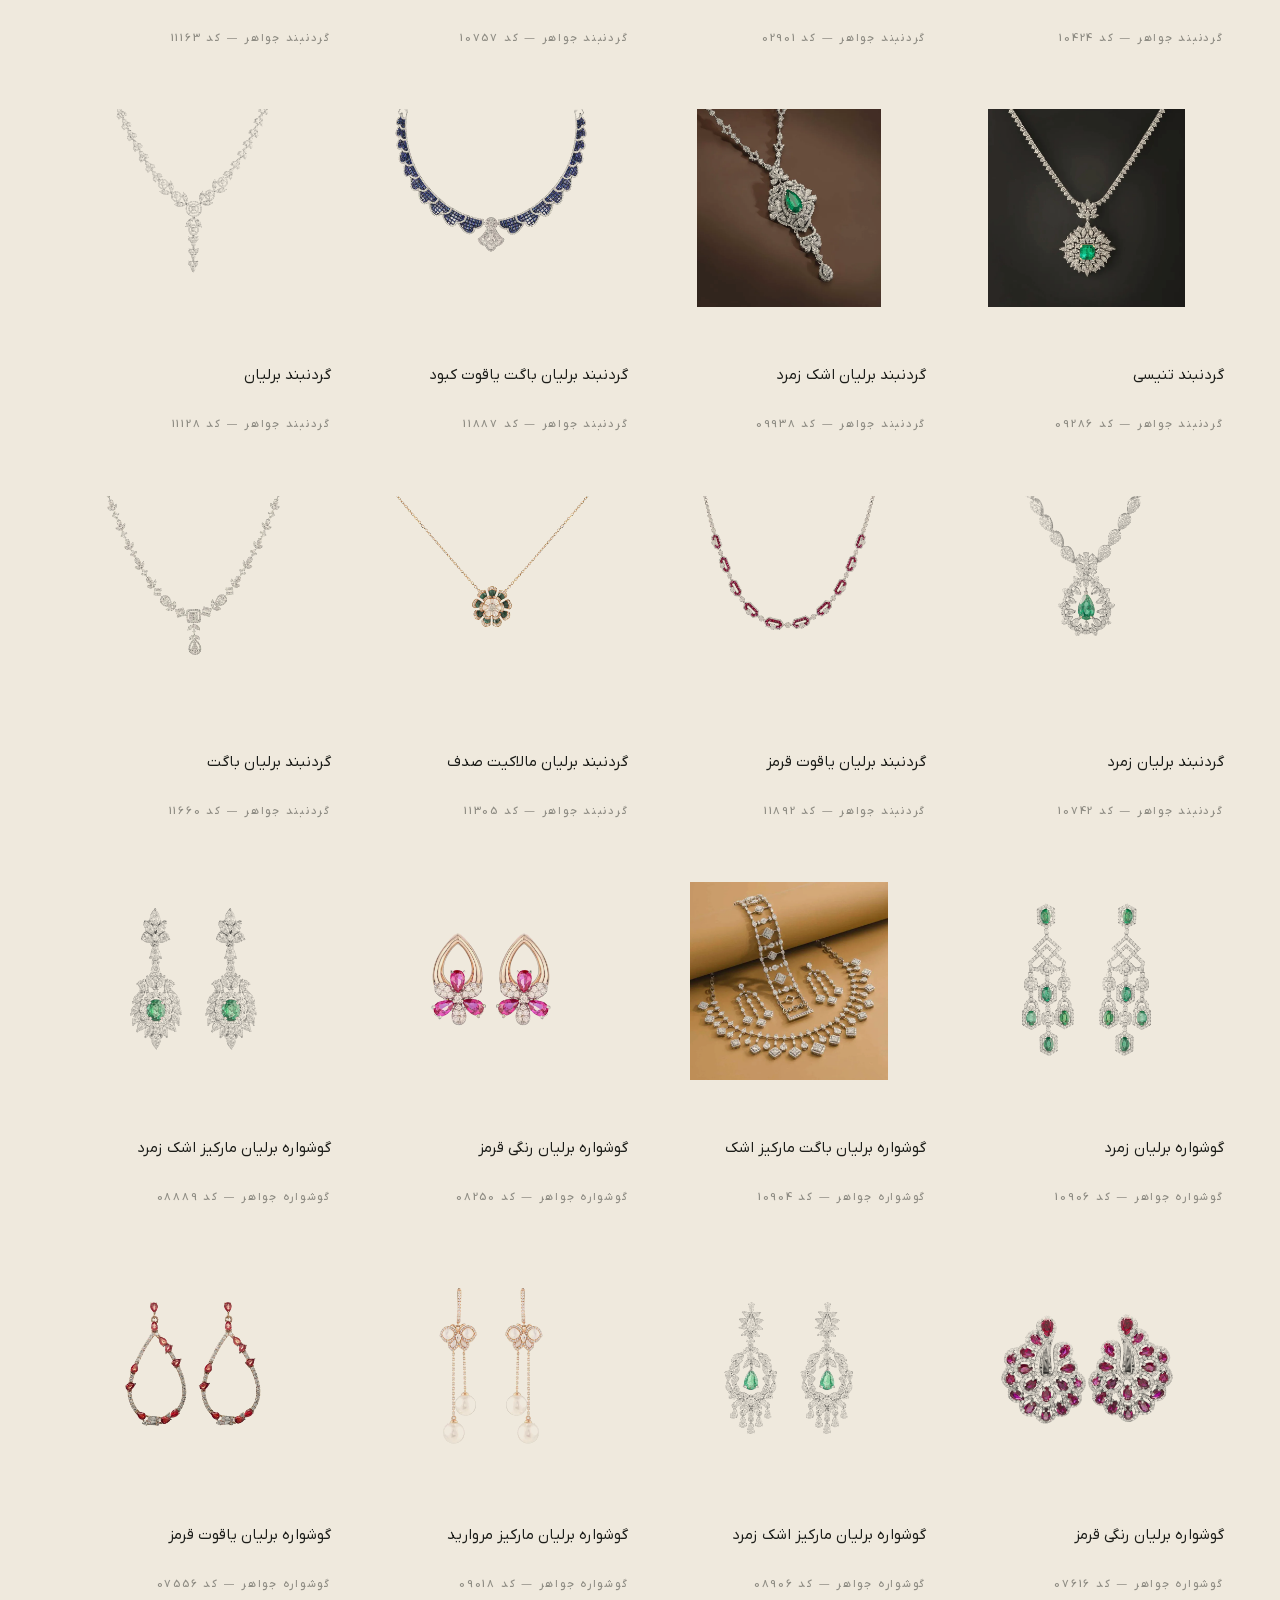
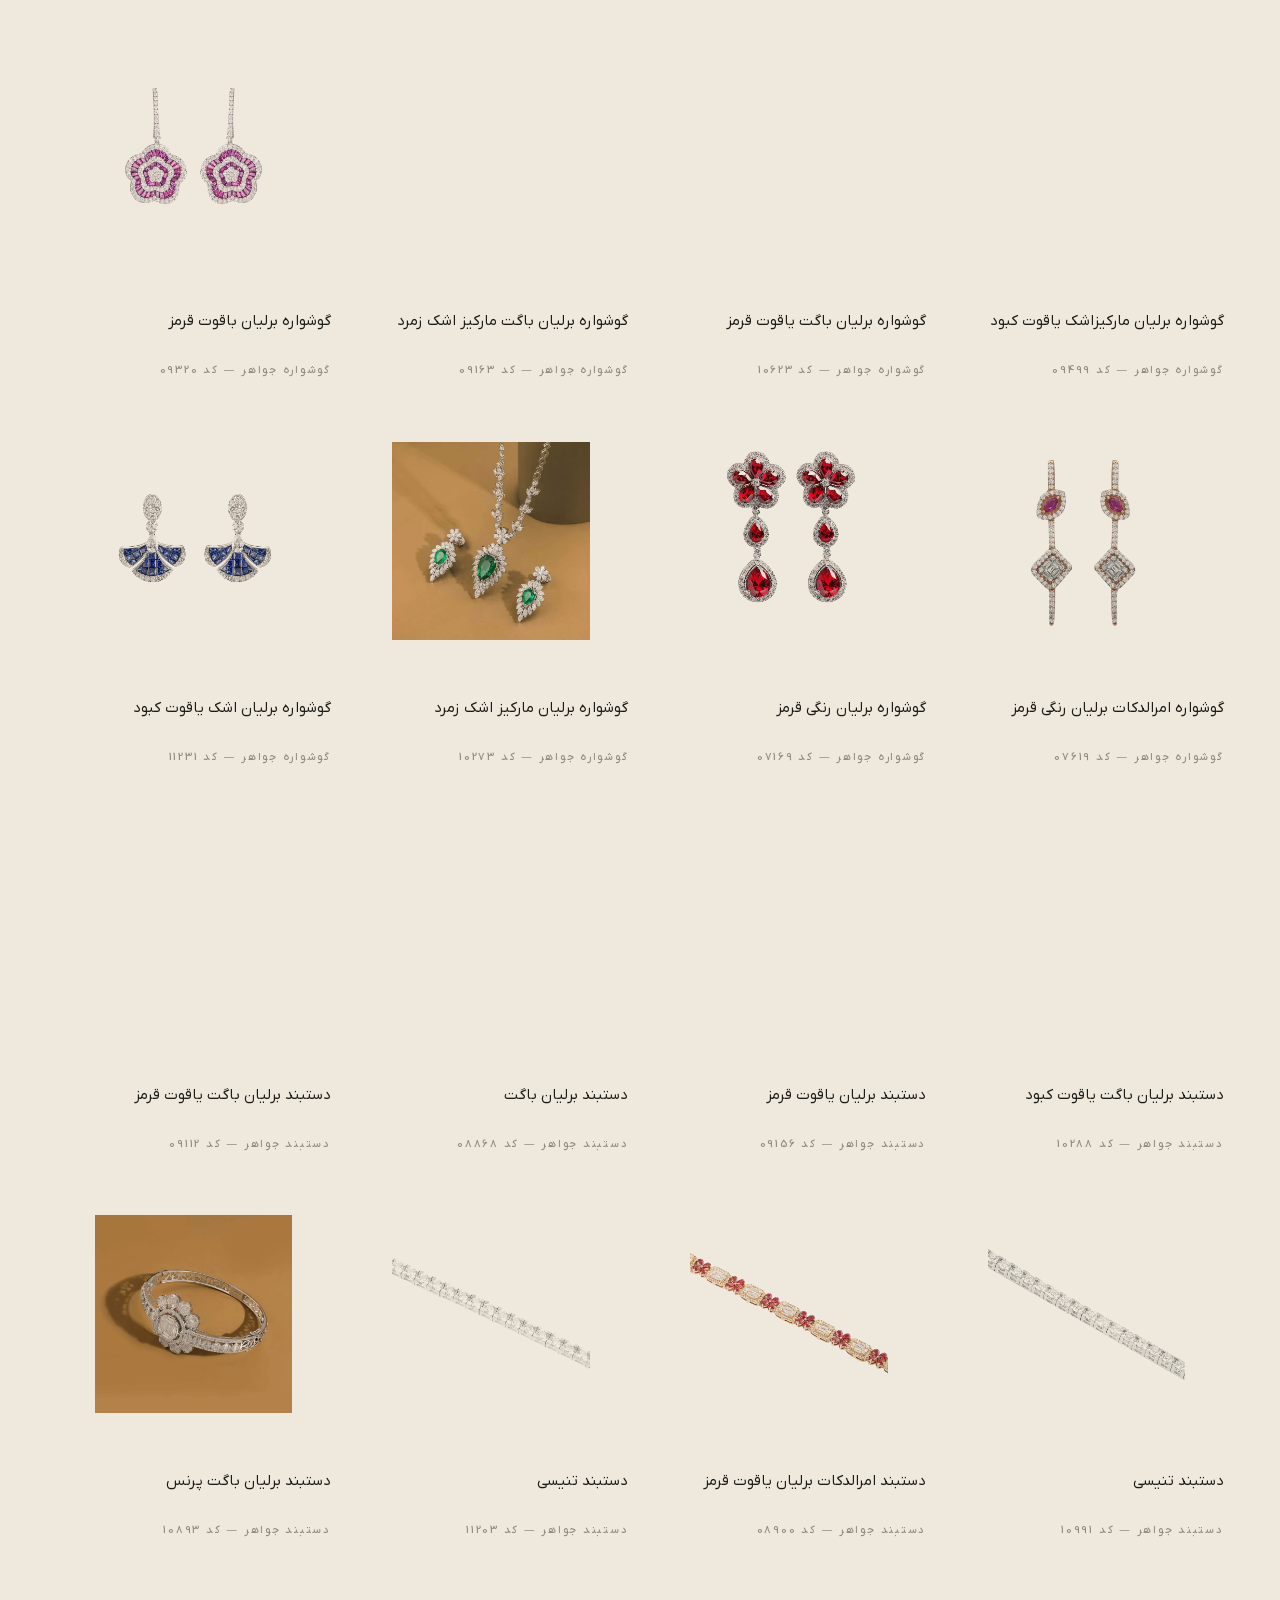
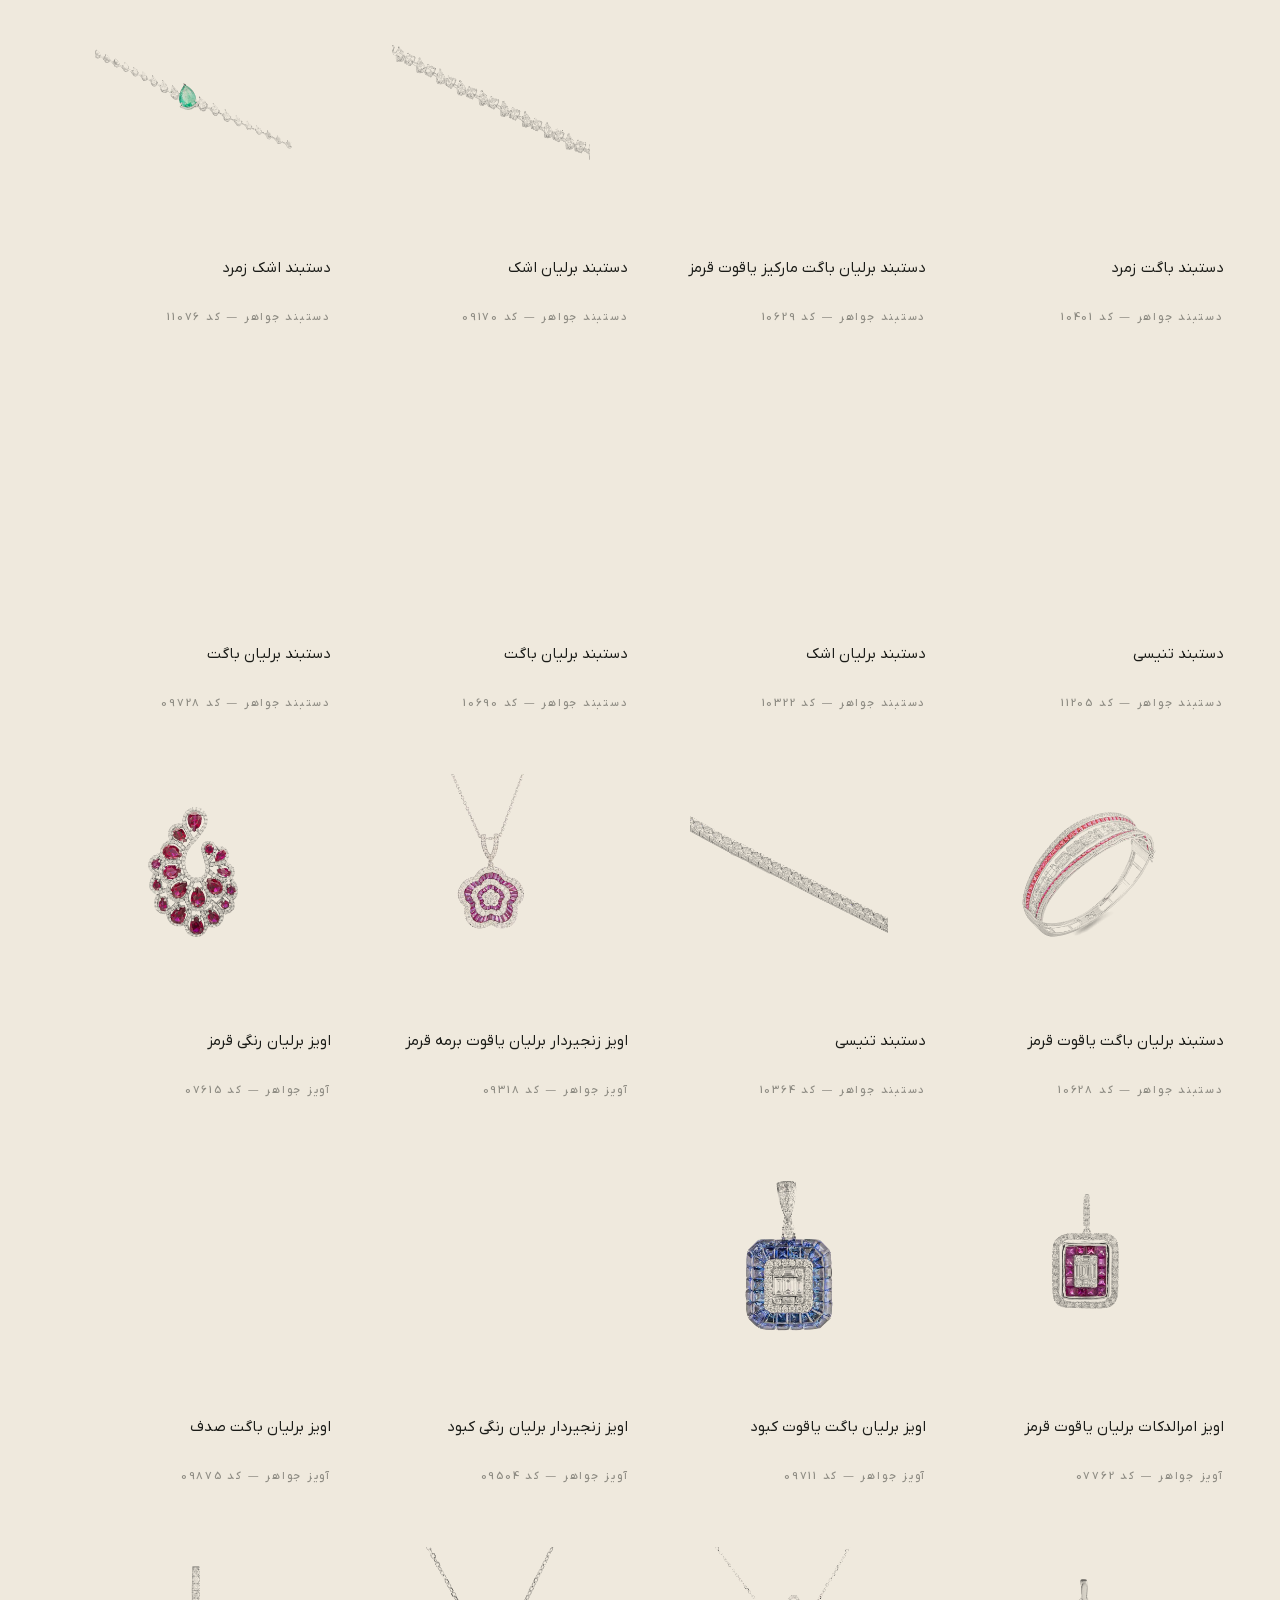
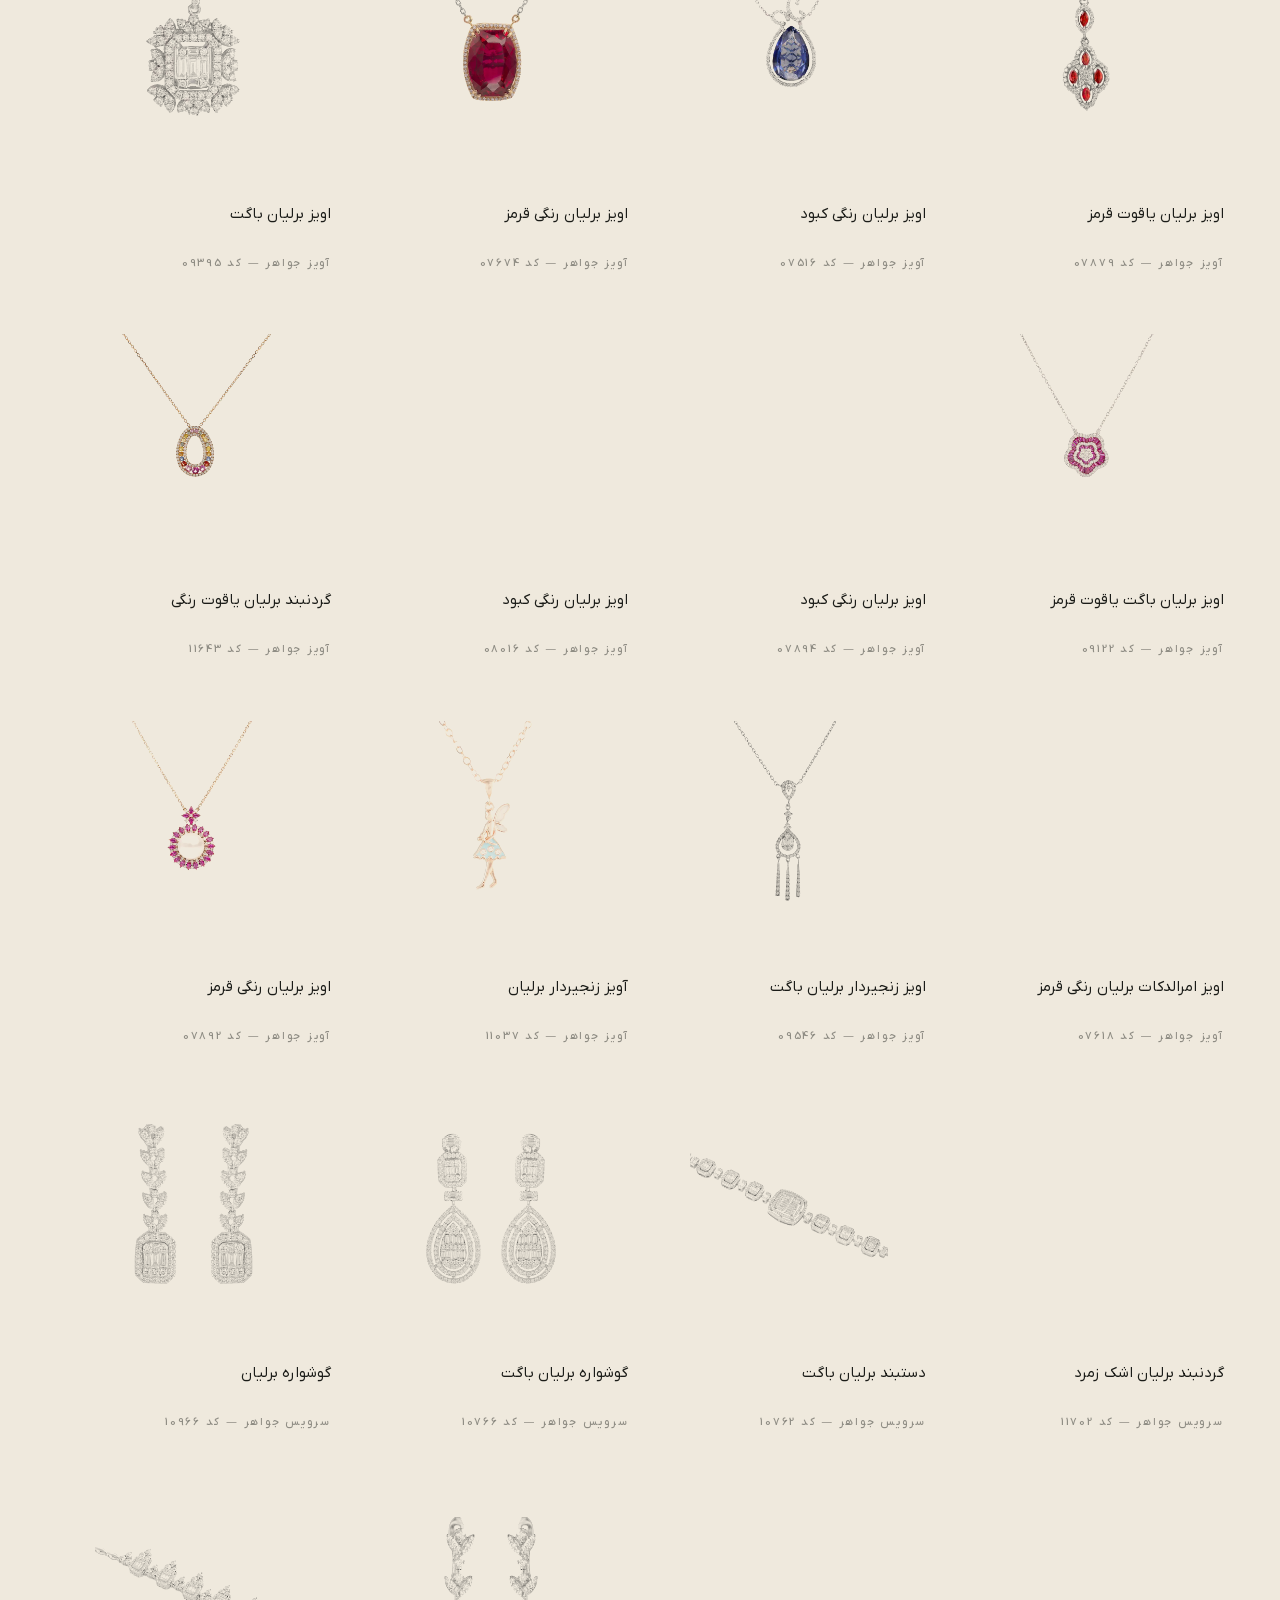
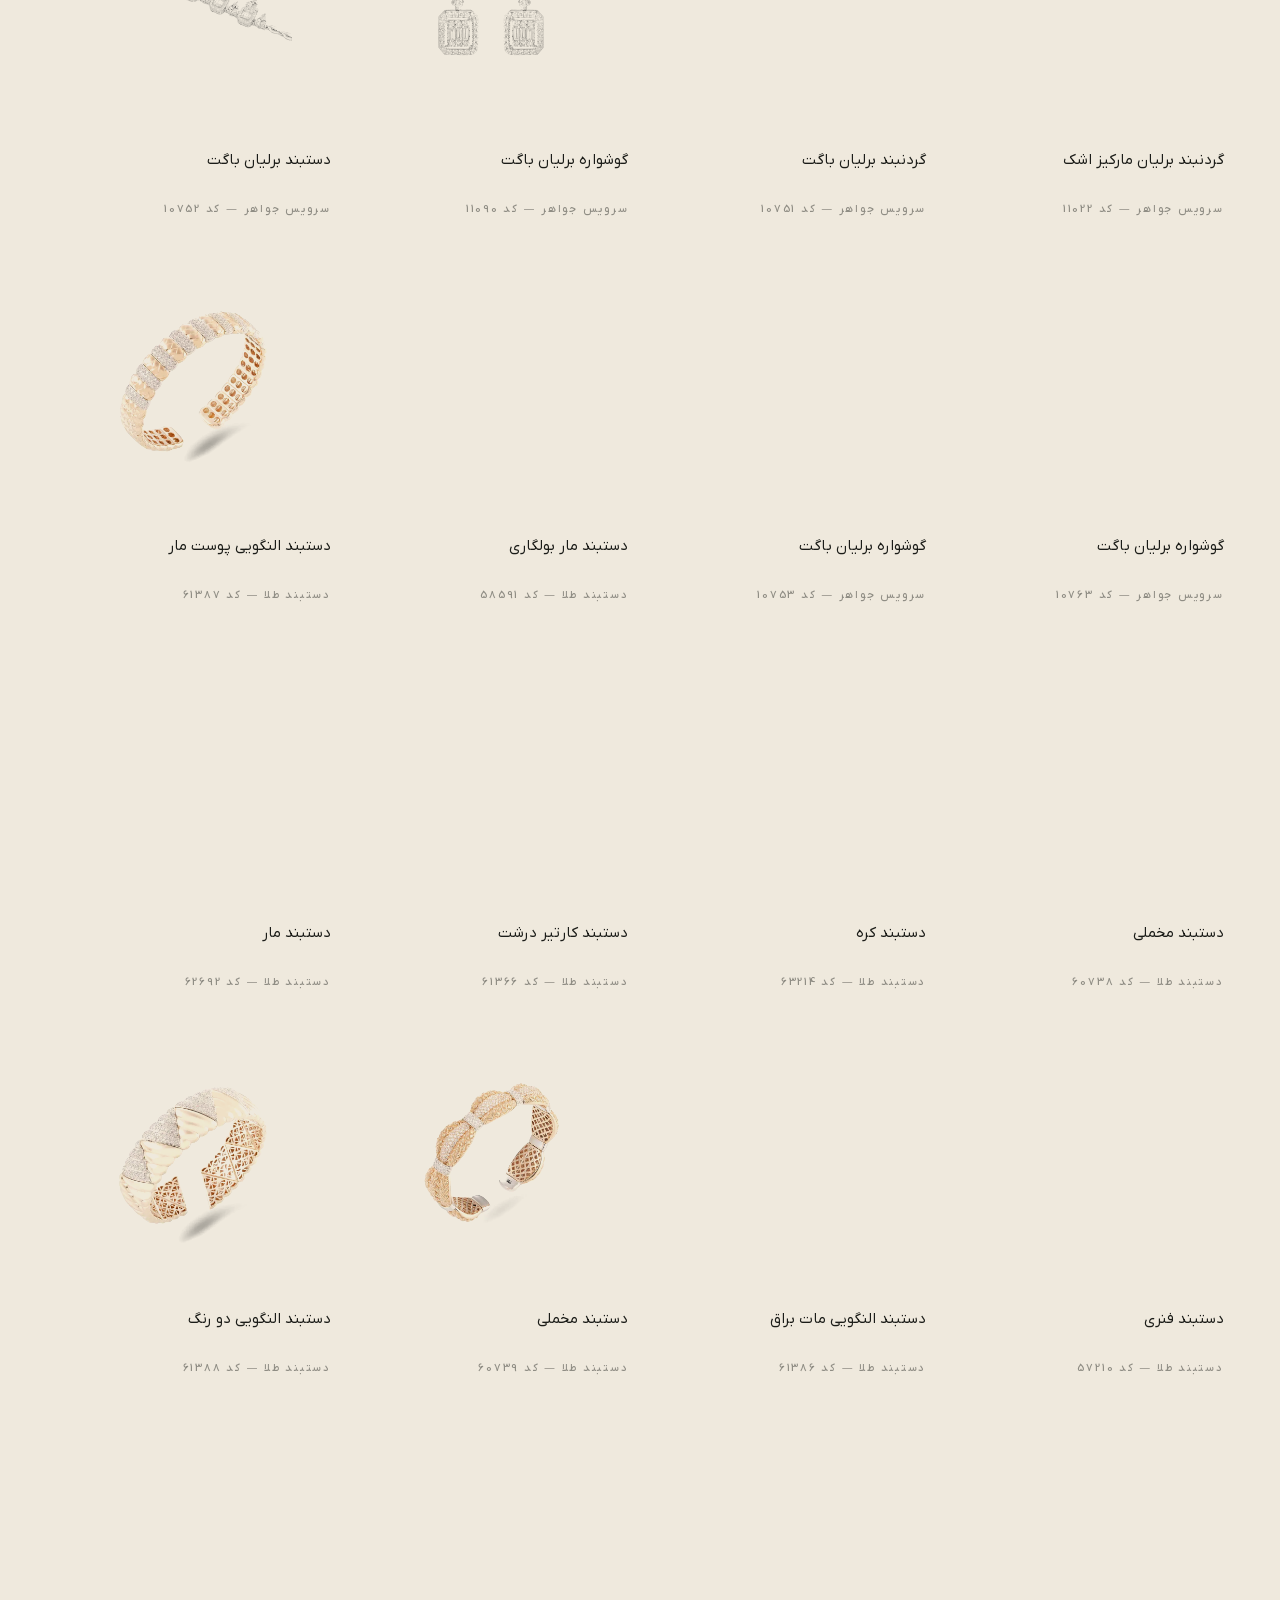
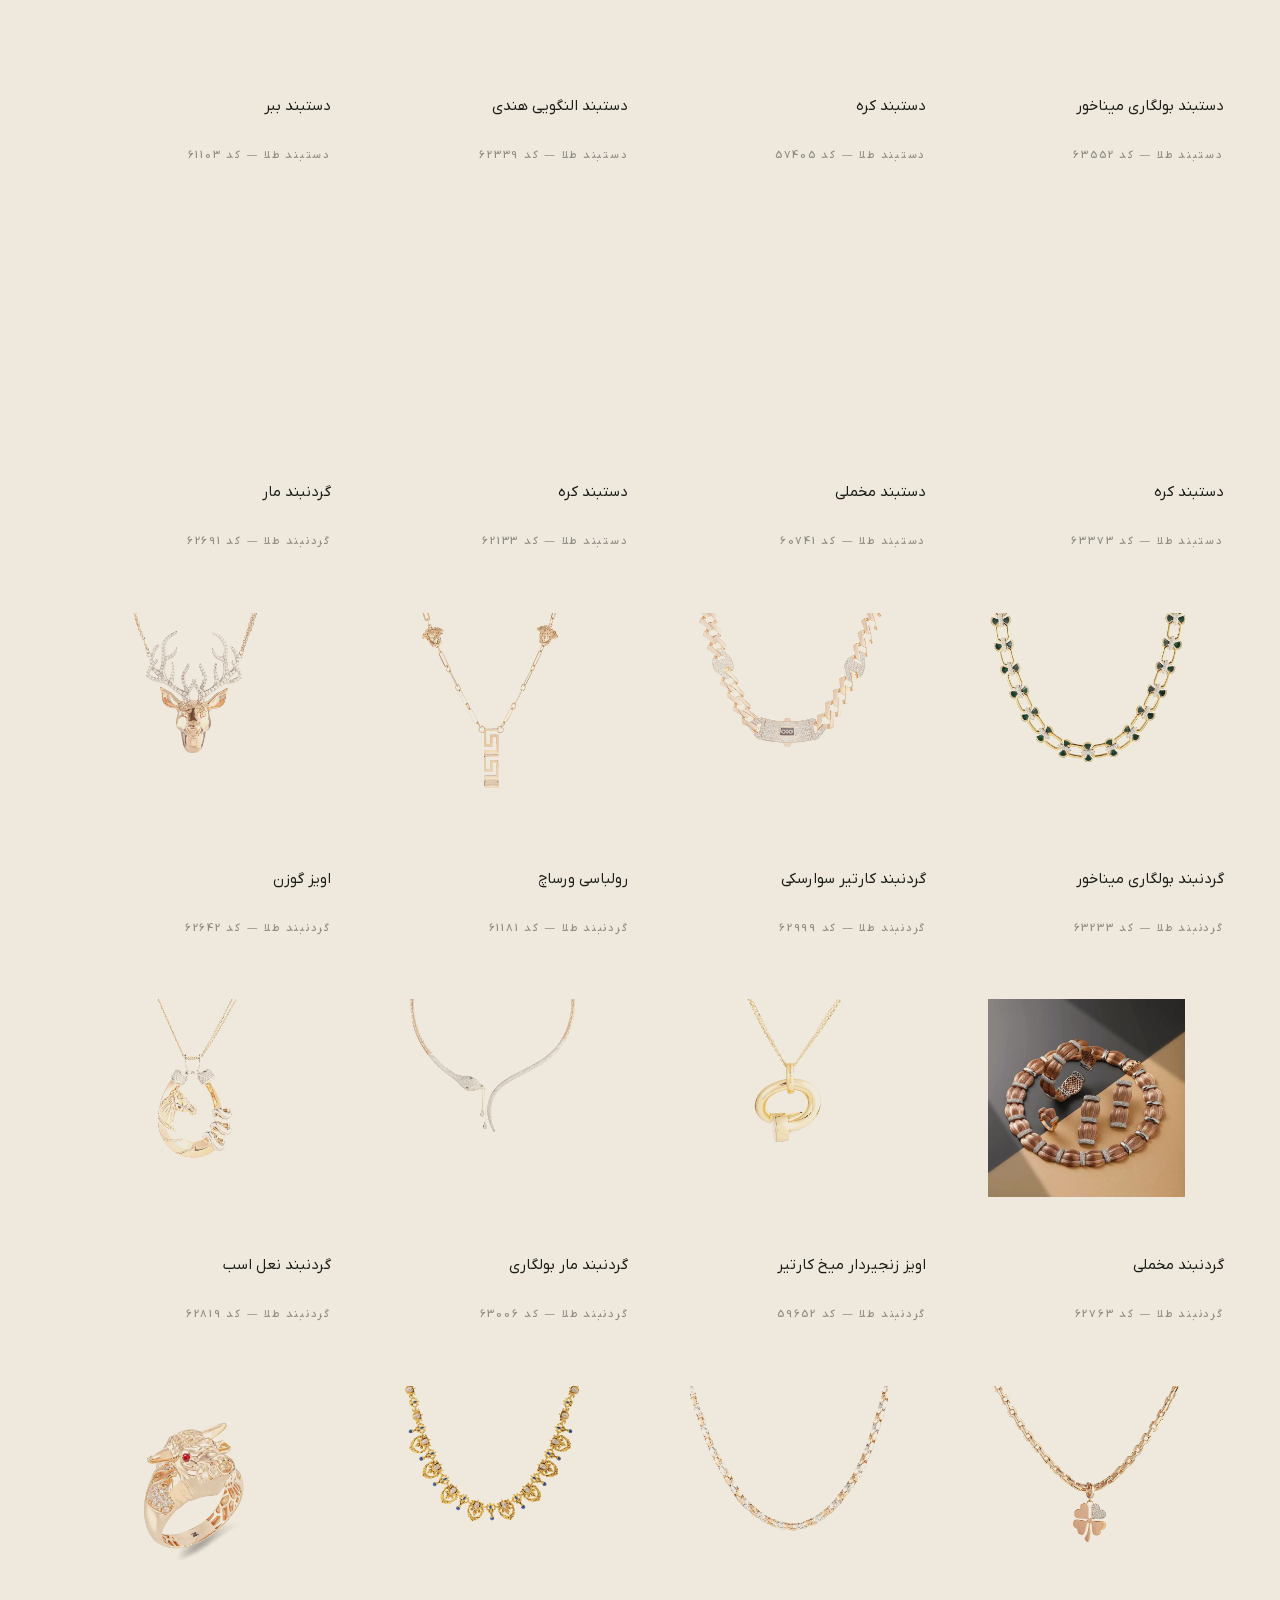
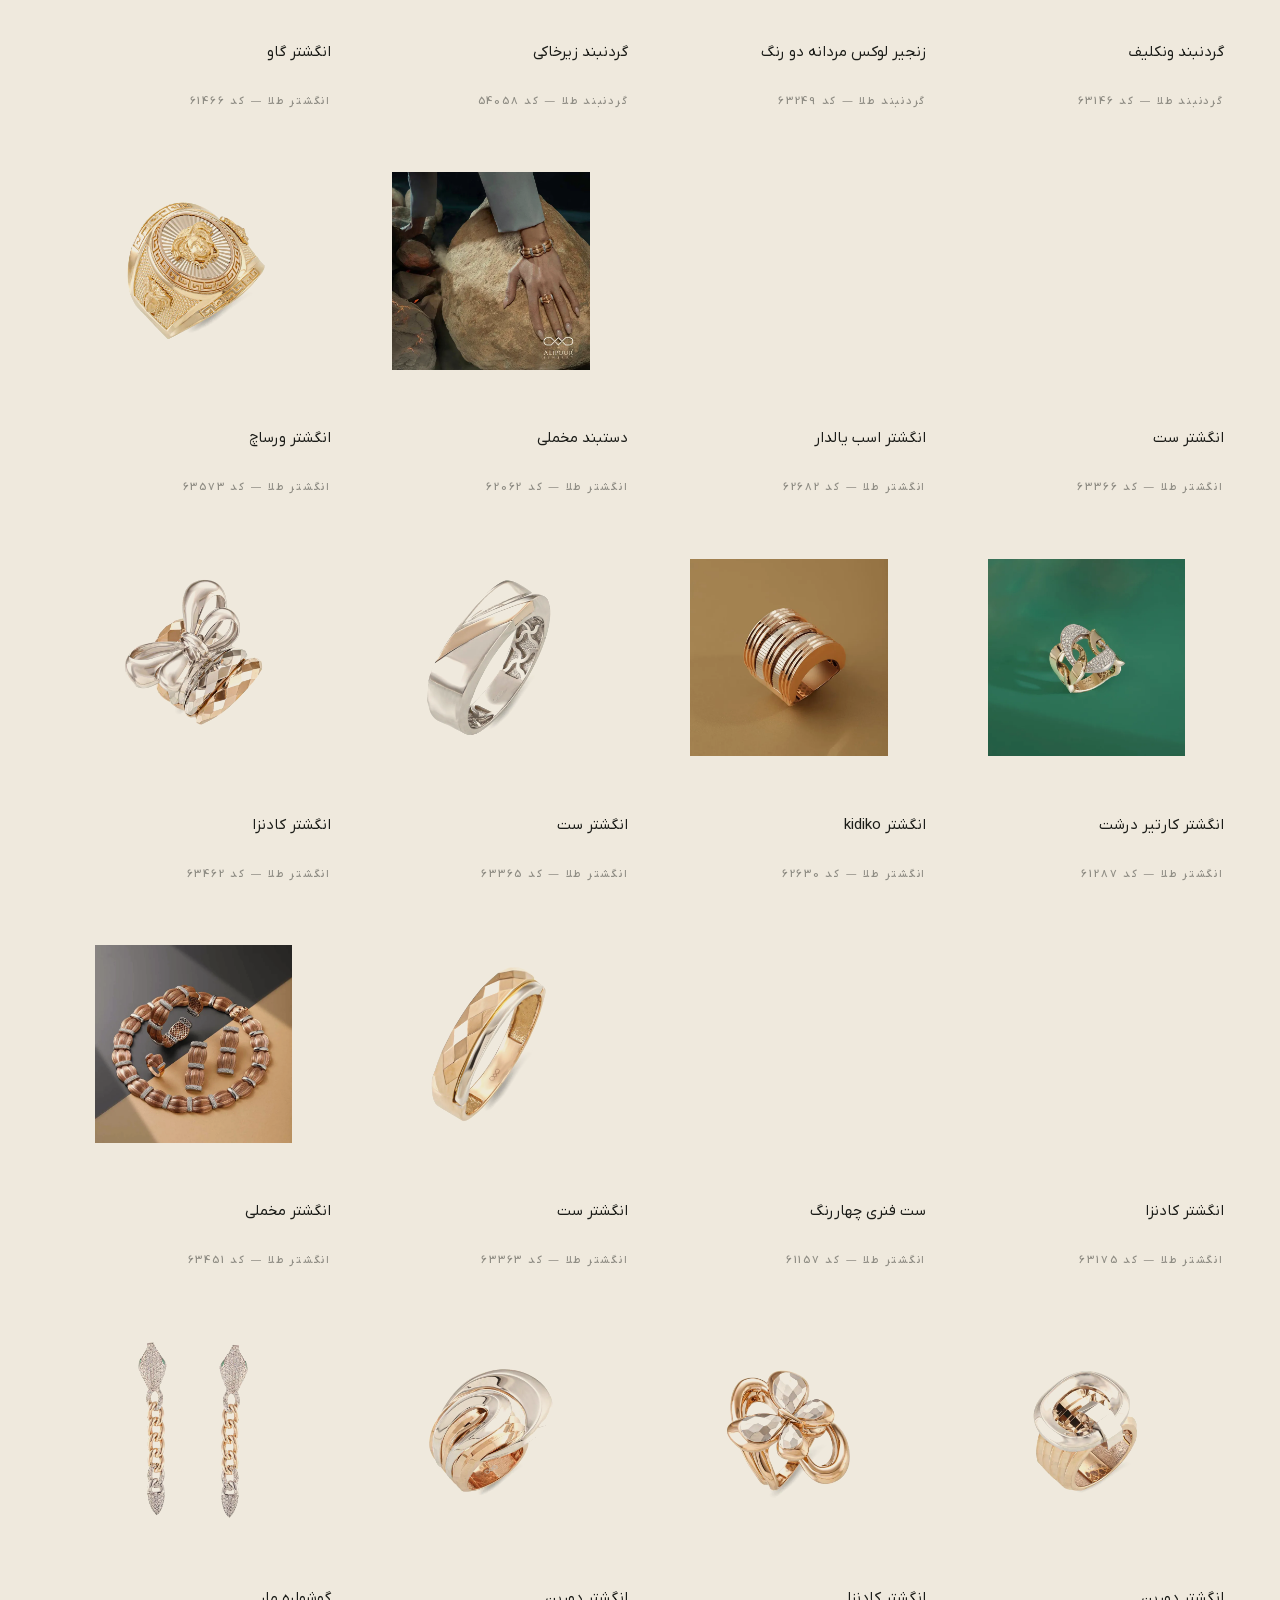
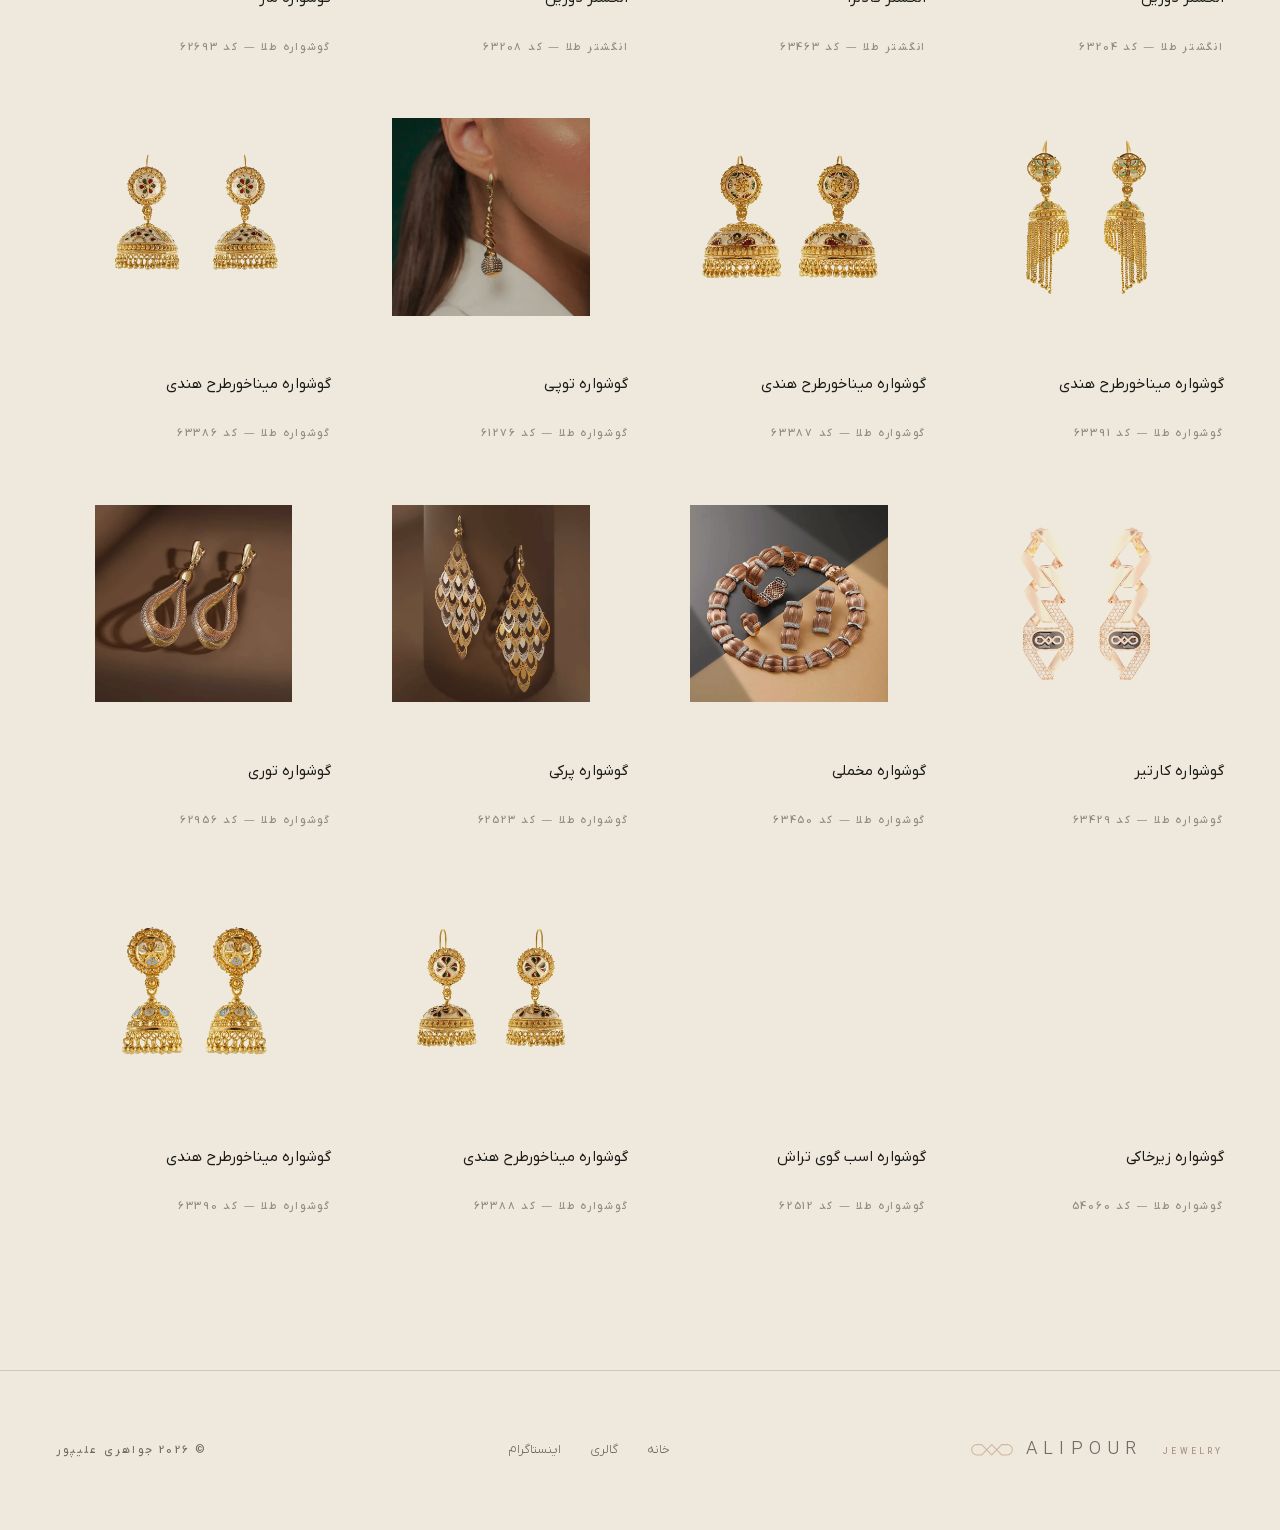
<file: products.html>
<!DOCTYPE html>
<html dir="rtl" lang="fa">
<head>
<meta charset="utf-8">
<meta name="viewport" content="width=device-width,initial-scale=1,viewport-fit=cover">
<meta name="theme-color" content="#efe9dd">
<title>جواهرات | جواهری علیپور</title>
<meta name="description" content="گالری جواهرات و طلای علیپور — انگشتر، گردنبند، گوشواره، دستبند، آویز و سرویس.">
<link rel="icon" href="assets/img/favicon.svg" type="image/svg+xml">
<link rel="preload" as="font" type="font/woff2" href="assets/fonts/IRANYekanXFaNum-VF.woff2" crossorigin>
<link rel="manifest" href="manifest.webmanifest">
<link rel="apple-touch-icon" href="assets/icon/apple-touch-icon.png">
<meta name="apple-mobile-web-app-capable" content="yes">
<meta name="mobile-web-app-capable" content="yes">
<meta name="apple-mobile-web-app-status-bar-style" content="black-translucent">
<meta name="apple-mobile-web-app-title" content="علیپور">
<meta name="application-name" content="علیپور">
<link rel="stylesheet" href="css/app.css">
<style>
  /* the catalogue lives entirely on paper */
  html,body{background:var(--paper);color:var(--paper-ink)}
  .nav .logo{color:var(--paper-ink)}
  .nav .logo__mark{color:#8a7660}
  .nav .logo__txt i{color:#8a7660;border-inline-start-color:rgba(27,28,24,.18)}
  .navbtn{color:rgba(27,28,24,.6)}
  .navbtn:hover{color:var(--paper-ink)}
  .nav.stuck{background:linear-gradient(var(--paper),rgba(239,233,221,0))}
  .chips{display:flex;flex-wrap:wrap;gap:.4rem 1.7rem;margin-bottom:clamp(30px,4vw,56px)}
  .chip{font-size:13px;font-variation-settings:'wght' 400;color:rgba(27,28,24,.45);
    padding-block:.3em;border-bottom:1px solid transparent;transition:color .4s,border-color .4s}
  .chip:hover{color:var(--paper-ink)}
  .chip.on{color:var(--paper-ink);border-bottom-color:#8a7660}
  .foot{background:var(--paper);border-top:1px solid rgba(27,28,24,.16)}
  .foot a,.foot .micro{color:rgba(27,28,24,.6)}
  .foot a:hover{color:var(--paper-ink)}
</style>
</head>
<body>

<a class="skip" href="#main">پرش به محتوای اصلی</a>

<header class="nav">
  <div class="wrap nav__in">
    <a class="logo" href="index.html" aria-label="جواهری علیپور"><svg class="logo__mark" viewBox="0 0 149 42" aria-hidden="true"><path fill="none" stroke="currentColor" stroke-width="3.7" stroke-linejoin="miter" stroke-miterlimit="10" d="M20.5 2.2 H38 L73.5 38.8 L109 2.2 H128.5 A18.3 18.3 0 0 1 128.5 38.8 H109 L73.5 2.2 L38 38.8 H20.5 A18.3 18.3 0 0 1 20.5 2.2 Z"/></svg><span class="logo__txt"><b>ALIPOUR</b><i>JEWELRY</i></span></a>
    <button class="navbtn" data-menu aria-expanded="false">فهرست</button>
  </div>
</header>

<div class="menu" role="dialog" aria-label="فهرست" aria-hidden="true">
  <button class="menu__x" data-menu-close>بستن</button>
  <span class="logo logo--stack menu__logo" aria-hidden="true"><svg class="logo__mark" viewBox="0 0 149 42" aria-hidden="true"><path fill="none" stroke="currentColor" stroke-width="3.7" stroke-linejoin="miter" stroke-miterlimit="10" d="M20.5 2.2 H38 L73.5 38.8 L109 2.2 H128.5 A18.3 18.3 0 0 1 128.5 38.8 H109 L73.5 2.2 L38 38.8 H20.5 A18.3 18.3 0 0 1 20.5 2.2 Z"/></svg></span>
  <a href="index.html#serpent">کالکشن مار</a>
  <a href="products.html">جواهرات</a>
  <a href="index.html#atelier">کارگاه</a>
  <a href="index.html#visit">گالری</a>
</div>

<main id="main">
  <section style="padding-block:calc(var(--nav) + clamp(60px,9vw,130px)) clamp(20px,3vw,36px)">
    <div class="wrap">
      <span class="kick" data-rv style="color:#8a7660">گالری</span>
      <h1 class="d1" data-rv style="margin-bottom:20px">جواهرات</h1>
      <p class="body" data-rv style="color:rgba(27,28,24,.6);margin-bottom:clamp(34px,4.4vw,60px)">
        <span data-count-out>۱۵۶</span> قطعه. برای خرید و جزئیات، به فروشگاه رسمی هدایت می‌شوید.
      </p>
      <div class="chips" role="group" aria-label="فیلتر دسته‌بندی"></div>
    </div>
  </section>

  <section style="padding-bottom:clamp(90px,12vw,170px)">
    <div class="wrap">
      <div class="plates" data-products></div>
    </div>
  </section>
</main>

<footer class="foot">
  <div class="wrap foot__in">
    <a class="logo" href="index.html" aria-label="جواهری علیپور"><svg class="logo__mark" viewBox="0 0 149 42" aria-hidden="true"><path fill="none" stroke="currentColor" stroke-width="3.7" stroke-linejoin="miter" stroke-miterlimit="10" d="M20.5 2.2 H38 L73.5 38.8 L109 2.2 H128.5 A18.3 18.3 0 0 1 128.5 38.8 H109 L73.5 2.2 L38 38.8 H20.5 A18.3 18.3 0 0 1 20.5 2.2 Z"/></svg><span class="logo__txt"><b>ALIPOUR</b><i>JEWELRY</i></span></a>
    <nav aria-label="پیوندها">
      <a href="index.html">خانه</a>
      <a href="index.html#visit">گالری</a>
      <a href="https://instagram.com/alipour.jewelry" target="_blank" rel="noopener">اینستاگرام</a>
    </nav>
    <p class="micro">© <span data-year>۱۴۰۴</span> جواهری علیپور</p>
  </div>
</footer>


<div class="install" role="dialog" aria-label="افزودن به صفحه‌ی اصلی" hidden>
  <svg viewBox="0 0 149 42" aria-hidden="true"><path fill="none" stroke="currentColor" stroke-width="3.7" stroke-linejoin="miter" stroke-miterlimit="10" d="M20.5 2.2 H38 L73.5 38.8 L109 2.2 H128.5 A18.3 18.3 0 0 1 128.5 38.8 H109 L73.5 2.2 L38 38.8 H20.5 A18.3 18.3 0 0 1 20.5 2.2 Z"/></svg>
  <p><b>افزودن به صفحه‌ی اصلی</b>علیپور را مثل یک اپلیکیشن باز کنید.</p>
  <button data-install>افزودن</button>
  <button class="x" data-install-close aria-label="بستن">×</button>
</div>

<script src="js/app.js" defer></script>
</body>
</html>
</file>
<file: css/app.css>
@charset "UTF-8";
/* ==========================================================================
   ALIPOUR JEWELRY — «لوحه» / THE PLATE
   A deep-green board with one printed plate on it, and the serpent
   living inside that plate.

   Green is architecture, not wallpaper: a five-step ramp anchored on
   near-black, stepped band by band. The accent is sampled from the piece
   itself (#d2b6a1 — the metal measures warm taupe-rose, not yellow gold);
   the emerald green is measured from the stones in the serpent's eyes and
   is a lit version of the client's own brand colour.
   ========================================================================== */

/* ---------- FONTS ---------- */
@font-face{
  font-family:'Yekan';
  src:url('../assets/fonts/IRANYekanXFaNum-VF.woff2') format('woff2-variations'),
      url('../assets/fonts/IRANYekanXFaNum-VF.woff2') format('woff2');
  font-weight:100 1000; font-style:normal; font-display:swap;
}
@font-face{
  font-family:'YekanLat';
  src:url('../assets/fonts/IRANYekanX-VF.woff2') format('woff2-variations'),
      url('../assets/fonts/IRANYekanX-VF.woff2') format('woff2');
  font-weight:100 1000; font-style:normal; font-display:swap;
}
@font-face{font-family:'YekanFB';src:url('../assets/fonts/IRANYekanXFaNum-Light.woff2') format('woff2');font-weight:300;font-display:swap}
@font-face{font-family:'YekanFB';src:url('../assets/fonts/IRANYekanXFaNum-Regular.woff2') format('woff2');font-weight:400;font-display:swap}
@font-face{font-family:'YekanFB';src:url('../assets/fonts/IRANYekanXFaNum-Medium.woff2') format('woff2');font-weight:500;font-display:swap}

/* ---------- TOKENS ---------- */
:root{
  /* green ramp — the client's #0e2d1a is the LIT value, not the wallpaper */
  --ink:#03100a;
  --board:#071b10;
  --field:#0b2415;
  --brand:#0e2d1a;
  --lit:#163d25;
  --glow:#1d5232;

  /* paper — the second ground. Catalogue sweeps measure #f3f3f3, so
     multiply onto this lands within ~3% and the seam disappears. */
  --paper:#efe9dd;
  --paper-2:#e5ddcd;
  --paper-ink:#1b1c18;

  --bone:#f2efe7;
  --bone-6:rgba(242,239,231,.60);
  --bone-4:rgba(242,239,231,.40);
  --bone-2:rgba(242,239,231,.18);
  --hair:rgba(242,239,231,.14);

  /* accent sampled from the product */
  --metal:#d2b6a1;
  --metal-dim:#a8907e;
  --emerald:#196440;

  /* type — one family, four registers. Nothing exists between 56px and 17px. */
  --d1:clamp(2.3rem,4.9vw,4.5rem);
  --d2:clamp(1.9rem,3.7vw,3.4rem);
  --body:1.0625rem;
  --micro:11px;
  --lh-d:1.34;
  --lh-b:1.72;
  --measure:44ch;

  --gut:clamp(20px,4.4vw,64px);
  --lap:clamp(48px,5.2vw,92px);
  --nav:74px;
  /* the real chrome heights, insets included. Installed to the home screen the
     status bar is translucent and the web view starts at y=0, so anything fixed
     to an edge must add the inset or it lands under the clock / home indicator. */
  --sat:env(safe-area-inset-top,0px);
  --sab:env(safe-area-inset-bottom,0px);
  --navh:calc(var(--nav) + var(--sat));
  --tabh:62px;
  --tabspace:calc(var(--tabh) + var(--sab) + 26px);

  --ease:cubic-bezier(.22,1,.36,1);
  --ease-io:cubic-bezier(.4,0,.2,1);
}

/* ---------- RESET ---------- */
*,*::before,*::after{box-sizing:border-box}
html{-webkit-text-size-adjust:100%;scroll-behavior:smooth;background:var(--board)}
@media (prefers-reduced-motion:reduce){html{scroll-behavior:auto}}
body{
  margin:0;background:var(--board);color:var(--bone);
  font-family:'Yekan','YekanFB',system-ui,sans-serif;
  font-variation-settings:'wght' 300;
  font-size:var(--body);line-height:var(--lh-b);
  -webkit-font-smoothing:antialiased;-moz-osx-font-smoothing:grayscale;
  overflow-x:hidden;
}
img,svg,canvas{display:block;max-width:100%}
img{height:auto}
a{color:inherit;text-decoration:none}
button{font:inherit;color:inherit;background:none;border:0;cursor:pointer}
h1,h2,h3,h4,p{margin:0;font-weight:400}
ul{margin:0;padding:0;list-style:none}
:focus-visible{outline:1px solid var(--metal);outline-offset:4px}
::selection{background:var(--metal);color:var(--ink)}
::-webkit-scrollbar{width:7px}
::-webkit-scrollbar-track{background:var(--board)}
::-webkit-scrollbar-thumb{background:#17402a}

/* ---------- TYPE ---------- */
.lat{font-family:'YekanLat','Yekan',sans-serif;direction:ltr;unicode-bidi:isolate}
/* Persian display: weight 200, tracking ZERO (never negative — it crushes the
   connective joins), leading 1.34 so descenders clear. */
h1,.d1{font-variation-settings:'wght' 200;font-size:var(--d1);
  line-height:var(--lh-d);letter-spacing:0}
.d2{font-variation-settings:'wght' 200;font-size:var(--d2);
  line-height:var(--lh-d);letter-spacing:0}
.body{font-variation-settings:'wght' 300;line-height:var(--lh-b);max-width:var(--measure)}
.micro{font-variation-settings:'wght' 500;font-size:var(--micro);
  letter-spacing:.2em;line-height:1.7}
.dim{color:var(--bone-6)}
.faint{color:var(--bone-4)}

/* ---------- LAYOUT ---------- */
.wrap{max-width:1560px;margin-inline:auto;padding-inline:var(--gut)}
.band{position:relative;padding-block:clamp(96px,13vw,180px)}
.band--board{background:var(--board)}
.band--field{background:var(--field)}
.band--brand{background:var(--brand)}
.band--ink{background:var(--ink)}
.band--paper{background:var(--paper);color:var(--paper-ink)}

/* grain — most of the fix for "flat and cheap", and it kills the banding
   that large dark-green ramps show on 8-bit panels */
.grain::after{
  content:'';position:absolute;inset:0;pointer-events:none;z-index:1;
  background-image:url("data:image/svg+xml,%3Csvg xmlns='http://www.w3.org/2000/svg' width='200' height='200'%3E%3Cfilter id='n'%3E%3CfeTurbulence type='fractalNoise' baseFrequency='.84' numOctaves='3'/%3E%3C/filter%3E%3Crect width='200' height='200' filter='url(%23n)'/%3E%3C/svg%3E");
  background-size:200px 200px;opacity:.05;mix-blend-mode:overlay;
}
.band--paper.grain::after{opacity:.035;mix-blend-mode:multiply}

/* ---------- CHROME ---------- */
.nav{
  position:fixed;inset-block-start:0;inset-inline:0;z-index:60;
  height:var(--navh);padding-block-start:var(--sat);
  display:flex;align-items:center;transition:background .6s var(--ease);
}
.nav.stuck{background:linear-gradient(var(--ink),rgba(3,16,10,0))}
/* over a paper band the chrome flips to ink */
.nav.onpaper .mark{color:var(--paper-ink)}
.nav.onpaper .mark span{color:#8a7660;border-inline-start-color:rgba(27,28,24,.2)}
.nav.onpaper .navbtn{color:rgba(27,28,24,.62)}
.nav.onpaper .navbtn:hover{color:var(--paper-ink)}
.nav.onpaper.stuck{background:linear-gradient(var(--paper),rgba(239,233,221,0))}
.nav__in{display:flex;align-items:center;justify-content:space-between;width:100%}
.mark{
  font-family:'YekanLat',sans-serif;direction:ltr;display:inline-flex;align-items:baseline;gap:10px;
  font-size:19px;font-variation-settings:'wght' 300;letter-spacing:.34em;color:var(--bone);
}
.mark span{font-size:9px;letter-spacing:.38em;color:var(--metal-dim);
  padding-inline-start:10px;border-inline-start:1px solid var(--hair)}
.navbtn{font-size:12px;font-variation-settings:'wght' 500;letter-spacing:.18em;color:var(--bone-6);
  transition:color .4s}
.navbtn:hover{color:var(--bone)}

/* full-screen menu */
.menu{
  position:fixed;inset:0;z-index:70;background:var(--ink);
  display:flex;flex-direction:column;justify-content:center;padding:var(--gut);
  clip-path:inset(0 0 100% 0);transition:clip-path .8s var(--ease);
}
.menu.open{clip-path:inset(0 0 0 0)}
.menu a{font-size:clamp(1.7rem,5.4vw,3rem);font-variation-settings:'wght' 200;
  padding-block:.42em;border-bottom:1px solid var(--hair);
  opacity:0;transform:translateY(20px)}
.menu.open a{opacity:1;transform:none;transition:opacity .7s var(--ease),transform .7s var(--ease)}
.menu.open a:nth-of-type(1){transition-delay:.06s}
.menu.open a:nth-of-type(2){transition-delay:.12s}
.menu.open a:nth-of-type(3){transition-delay:.18s}
.menu.open a:nth-of-type(4){transition-delay:.24s}
.menu__x{position:absolute;inset-block-start:22px;inset-inline-end:var(--gut);
  font-size:12px;letter-spacing:.18em;font-variation-settings:'wght' 500}

/* ==========================================================================
   HERO — the plate
   ========================================================================== */
.hero{position:relative;background:var(--board)}
.hero__track{height:260svh}
.hero__pin{position:sticky;top:0;height:100svh;overflow:hidden}

/* the printed plate: bleeds off left/top/bottom, one visible edge on the
   right — the edge the display line crosses */
/* Physical left/right on purpose: this is a compositional rail, not a
   reading flow. RTL puts the type on the right, so the plate takes the left. */
.plate{
  position:absolute;top:0;bottom:0;left:0;
  width:min(58%,1000px);
  background:var(--brand);
  overflow:hidden;
}
.plate::after{                       /* the hairline: its only visible edge */
  content:'';position:absolute;top:0;bottom:0;right:0;width:1px;
  background:linear-gradient(to bottom,transparent,rgba(210,182,161,.32) 20%,
             rgba(210,182,161,.32) 80%,transparent);
}
/* the light, built inside the frame so its falloff is actually visible.
   --lx/--ly are written by JS and track the rotation. */
.plate__light{
  position:absolute;inset:0;
  background:
    radial-gradient(38% 30% at var(--lx,58%) var(--ly,34%), rgba(29,82,50,.22), transparent 70%),
    radial-gradient(112% 88% at var(--lx,58%) var(--ly,34%), rgba(22,61,37,.92), rgba(14,45,26,0) 58%),
    linear-gradient(to bottom, rgba(3,16,10,0) 30%, rgba(3,16,10,.55) 100%),
    radial-gradient(125% 108% at var(--lx,58%) var(--ly,34%), transparent 0 38%, rgba(3,16,10,.60) 82%, var(--ink) 100%);
}

.stage{position:absolute;top:0;bottom:0;left:0;width:min(58%,1000px);display:grid;place-items:center;z-index:2}
/* Aspect is set from the frame ratio itself (771/840 = .91786) and height is
   the driver, so a plain stretch drawImage is uniform BY CONSTRUCTION —
   the squash bug cannot come back. */
/* Exactly ONE constraint — width — with the height derived by aspect-ratio.
   Any second bound (max-height, max-width) would silently win over
   aspect-ratio and non-uniformly squash the piece, which is the single most
   disqualifying error in this category. The height limit is folded into the
   width via the frame ratio instead, so it can never fight. */
.jewel{
  --fa:1.0895;                 /* 840 / 771 */
  --wmax:46vw;
  --hmax:62svh;
  position:relative;
  width:min(var(--wmax), calc(var(--hmax) * var(--fa)), 720px);
  height:auto;
  aspect-ratio:840/771;
  touch-action:pan-y;cursor:grab;
  transform:translate3d(0,var(--rise,0px),0) scale(var(--zoom,1));
  will-change:transform;
}
.jewel[data-grab]{cursor:grabbing}
.jewel__poster{
  position:absolute;inset:0;width:100%;height:100%;object-fit:contain;
  pointer-events:none;transition:opacity .7s var(--ease);
}
.hero__pin.ready .jewel__poster{opacity:0}

/* grounding: contact shade + cast shade, both sized per frame by JS */
.shade{
  position:absolute;z-index:1;left:50%;top:50%;pointer-events:none;
  translate:-50% 0;
}
.shade--contact{
  width:var(--cw,46%);height:26px;
  background:radial-gradient(ellipse at 50% 50%,rgba(3,16,10,.78),transparent 70%);
  filter:blur(13px);opacity:var(--co,.5);
}
.shade--cast{
  width:var(--cw2,64%);height:88px;
  background:radial-gradient(ellipse at 50% 50%,rgba(3,16,10,.5),transparent 72%);
  filter:blur(28px);opacity:var(--co2,.42);
}

/* type rail — crosses the plate edge, the page's one occlusion cue */
/* sits on the right rail and crosses the plate edge by --lap —
   the page's one occlusion cue, and what makes it read as composed */
.hero__type{
  position:absolute;z-index:3;
  right:var(--gut);
  top:50%;translate:0 -50%;
  width:calc(42% + var(--lap) - var(--gut));
  text-align:right;
}
.hero__eyebrow{color:var(--metal);margin-bottom:var(--s3,24px)}
.hero h1{margin-bottom:22px;text-shadow:0 2px 40px rgba(3,16,10,.5)}
.hero__sub{color:var(--bone-6);font-size:15px;line-height:1.9;max-width:34ch;margin-bottom:34px}

.beat{opacity:0;transform:translateY(16px);
  transition:opacity .7s var(--ease),transform .8s var(--ease);
  position:absolute;inset-inline:0;inset-block-start:0;pointer-events:none}
.beat.on{opacity:1;transform:none;pointer-events:auto}
.beat--1{position:relative}

/* the single call to action */
.cta{
  display:inline-flex;align-items:center;gap:14px;
  font-size:14px;font-variation-settings:'wght' 500;letter-spacing:.06em;color:var(--bone);
}
.cta::before{content:'';width:30px;height:1px;background:var(--metal);transition:width .5s var(--ease)}
.cta:hover::before{width:46px}
.cta u{text-decoration:none;border-bottom:1px solid var(--emerald);padding-bottom:3px}

.ledger{
  position:absolute;z-index:3;bottom:calc(var(--gut) * .8);right:var(--gut);
  color:var(--bone-4);text-align:right;
}

@media (max-width:900px){
  .hero__track{height:240svh}
  .plate{position:absolute;inset:0;width:100%}
  .stage{width:100%}
  .plate::after{display:none}
  .stage{align-items:start;padding-block-start:calc(var(--nav) + 2svh)}
  .jewel{--wmax:86vw;--hmax:44svh}
  .hero__type{
    inset-block-start:auto;translate:0 0;
    inset-block-end:calc(var(--tabspace) + 5svh);
    inset-inline:var(--gut);width:auto;
  }
  .hero h1{font-size:clamp(2rem,8.4vw,2.8rem)}
  .ledger{inset-block-end:calc(var(--tabspace) - 8px)}
  /* the pinned stage is 100svh; keep the jewel out from under the status bar */
  .stage{padding-block-start:calc(var(--navh) + 2svh)}
}

/* ==========================================================================
   FULL-BLEED IMAGE BANDS
   ========================================================================== */
/* RTL reads from the right, so the photograph is framed to the left and the
   scrim carries the shadow to the right, where the type sits. */
.bleed{position:relative;min-height:88svh;display:grid;align-items:center;overflow:hidden}
.bleed img{position:absolute;inset:0;width:100%;height:100%;object-fit:cover;z-index:0}
.bleed__scrim{position:absolute;inset:0;z-index:1}
/* .wrap carries margin-inline:auto, and on a GRID item auto margins make the
   box shrink-wrap its content instead of filling the track — so it must be
   told to take the full width here. */
.bleed .wrap{position:relative;z-index:2;width:100%;justify-self:stretch;
  display:flex;justify-content:flex-start}
.bleed__copy{width:min(46%,540px);text-align:right}
.bleed__copy .body{max-width:38ch;margin-inline-start:auto}
.bleed--wrist img{object-position:20% 38%}
.bleed--wrist .bleed__scrim{
  background:linear-gradient(to right,rgba(3,16,10,.04) 0%,rgba(3,16,10,.50) 38%,
             rgba(3,16,10,.88) 72%,var(--ink) 100%);
}
.bleed--atelier img{object-position:26% 48%}
.bleed--atelier .bleed__scrim{
  background:linear-gradient(to right,rgba(3,16,10,.10) 0%,rgba(3,16,10,.58) 40%,
             rgba(3,16,10,.90) 74%,var(--ink) 100%);
}
@media (max-width:900px){
  .bleed__copy{width:100%}
  .bleed--wrist img{object-position:44% 32%}
  .bleed--wrist .bleed__scrim{background:linear-gradient(to top,var(--ink) 4%,rgba(3,16,10,.45) 52%,rgba(3,16,10,.15))}
  .bleed--atelier .bleed__scrim{background:linear-gradient(to top,var(--ink) 6%,rgba(3,16,10,.60) 54%,rgba(3,16,10,.25))}
  .bleed{align-items:end;padding-block-end:12svh}
}

/* ==========================================================================
   PAPER — the catalogue ground
   ========================================================================== */
.band--paper .d2,.band--paper h2,.band--paper h3{color:var(--paper-ink)}
.band--paper .dim{color:rgba(27,28,24,.6)}
.band--paper .faint{color:rgba(27,28,24,.42)}
.band--paper .hair{background:rgba(27,28,24,.16)}
.kick{font-size:var(--micro);font-variation-settings:'wght' 500;letter-spacing:.2em;
  color:var(--metal-dim);display:block;margin-bottom:20px}
.band--paper .kick{color:#8a7660}

.plates{display:grid;grid-template-columns:repeat(4,1fr);gap:clamp(14px,1.8vw,28px)}
@media (max-width:1000px){.plates{grid-template-columns:repeat(2,1fr)}}

/* Each product is printed on the paper: multiply fuses the #f3f3f3 sweep
   into the panel so the tile stops being a bright hole punched in the page.
   `contain` + shared padding normalises optical scale across the row. */
.pl{display:block;color:inherit}
.pl__m{
  display:block;                 /* a <span> stays inline, and aspect-ratio
                                    does not apply to inline boxes */
  position:relative;aspect-ratio:1;overflow:hidden;background:transparent;
}
.pl__m::after{
  content:'';position:absolute;inset:0;pointer-events:none;
  box-shadow:inset 0 0 0 1px rgba(27,28,24,.14);
  opacity:0;transition:opacity .5s var(--ease);
}
.pl:hover .pl__m::after{opacity:1}
.pl__m img{
  width:100%;height:100%;object-fit:contain;padding:14%;
  mix-blend-mode:multiply;filter:brightness(1.05);
  transition:transform 1.2s var(--ease),filter .7s var(--ease);
}
.pl:hover .pl__m img{transform:scale(1.03);filter:brightness(1.05) contrast(1.03)}
.pl__b{display:block;padding-block:18px 0}
.pl__n{display:block;font-size:15px;font-variation-settings:'wght' 400;line-height:1.6;
  min-height:3.2em}
.pl__s{display:block;font-size:var(--micro);font-variation-settings:'wght' 500;
  letter-spacing:.16em;color:rgba(27,28,24,.45);margin-top:4px}

/* ---------- INDEX ROWS (the catalogue, as structure not thumbnails) ---------- */
.idx{border-top:1px solid var(--hair)}
.idx a{
  display:grid;grid-template-columns:1fr auto;align-items:baseline;gap:2rem;
  padding-block:clamp(20px,2.3vw,32px);border-bottom:1px solid var(--hair);
  transition:padding-inline .6s var(--ease),background .6s var(--ease);
}
.idx a:hover{padding-inline-start:14px;background:linear-gradient(to left,rgba(210,182,161,.05),transparent 60%)}
.idx__n{font-size:clamp(1.1rem,1.9vw,1.6rem);font-variation-settings:'wght' 200}
.idx__c{font-size:var(--micro);font-variation-settings:'wght' 500;letter-spacing:.2em;color:var(--bone-4)}

/* ---------- FACTS ROW ---------- */
.facts{display:grid;grid-template-columns:repeat(3,1fr);gap:0;border-top:1px solid var(--hair)}
.facts div{padding:clamp(24px,3vw,42px) clamp(14px,2vw,32px);border-inline-start:1px solid var(--hair)}
.facts div:first-child{border-inline-start:0}
.facts b{display:block;font-size:15px;font-variation-settings:'wght' 400;margin-bottom:6px}
@media (max-width:760px){.facts{grid-template-columns:1fr}
  .facts div{border-inline-start:0;border-top:1px solid var(--hair)}
  .facts div:first-child{border-top:0}}

/* ---------- LINK ---------- */
.lnk{
  display:inline-flex;align-items:center;gap:12px;
  font-size:13px;font-variation-settings:'wght' 500;letter-spacing:.1em;
}
.lnk::before{content:'';width:24px;height:1px;background:var(--metal);transition:width .5s var(--ease)}
.lnk:hover::before{width:40px}
.band--paper .lnk::before{background:#8a7660}

/* ---------- FOOTER ---------- */
.foot{background:var(--ink);border-top:1px solid var(--hair);padding-block:clamp(40px,5vw,72px)}
.foot__in{display:flex;flex-wrap:wrap;gap:1.2rem 2.4rem;justify-content:space-between;align-items:center}
.foot nav{display:flex;flex-wrap:wrap;gap:1.8rem}
.foot a{font-size:13px;color:var(--bone-6);transition:color .4s}
.foot a:hover{color:var(--bone)}

/* ---------- REVEAL ---------- */
[data-rv]{opacity:0;transform:translateY(18px);
  transition:opacity 1.1s var(--ease),transform 1.1s var(--ease)}
[data-rv].in{opacity:1;transform:none}
.stag>*{opacity:0;transform:translateY(18px)}
.stag.in>*{opacity:1;transform:none;transition:opacity 1s var(--ease),transform 1s var(--ease)}
.stag.in>*:nth-child(2){transition-delay:.08s}
.stag.in>*:nth-child(3){transition-delay:.16s}
.stag.in>*:nth-child(4){transition-delay:.24s}
@media (prefers-reduced-motion:reduce){
  [data-rv],.stag>*{opacity:1!important;transform:none!important;transition:none!important}
}

/* ---------- UTIL ---------- */
.hair{height:1px;background:var(--hair);border:0;margin:0}
.head{display:grid;gap:14px;margin-bottom:clamp(40px,5vw,76px);max-width:56ch}
.skip{position:absolute;inset-block-start:-100px;inset-inline-start:var(--gut);z-index:200;
  background:var(--metal);color:var(--ink);padding:.6em 1.2em;transition:inset-block-start .3s}
.skip:focus{inset-block-start:0}
.vh{position:absolute;width:1px;height:1px;overflow:hidden;clip:rect(0 0 0 0)}

/* the canvas fills the aspect-locked .jewel box */
.jewel__canvas{position:absolute;inset:0;width:100%;height:100%}

/* ==========================================================================
   THE MARK — Alipour's lemniscate lockup
   Rebuilt as vector from the house artwork so it stays crisp at any size.
   Stroke is currentColor, so the lockup inverts with the band it sits on.
   ========================================================================== */
/* the lockup is a Latin construction — mark leads, wordmark follows —
   so it sets LTR internally even though the page is RTL */
.logo{display:inline-flex;align-items:center;gap:13px;color:var(--bone);direction:ltr}
.logo__mark{width:42px;height:auto;flex:none;color:var(--metal);
  transition:color .5s var(--ease)}
.logo__txt{display:inline-flex;align-items:baseline;gap:10px;
  font-family:'YekanLat',sans-serif;direction:ltr}
.logo__txt b{font-size:18px;font-variation-settings:'wght' 300;letter-spacing:.34em;font-weight:400}
.logo__txt i{font-style:normal;font-size:8.5px;font-variation-settings:'wght' 500;
  letter-spacing:.38em;color:var(--metal-dim);
  padding-inline-start:10px;border-inline-start:1px solid var(--hair)}
.logo:hover .logo__mark{color:var(--metal-dim)}

/* stacked lockup — the house arrangement: mark, wordmark, JEWELRY */
.logo--stack{flex-direction:column;gap:14px}
.logo--stack .logo__mark{width:84px}
.logo--stack .logo__txt{flex-direction:column;align-items:center;gap:8px}
.logo--stack .logo__txt i{border-inline-start:0;padding-inline-start:0}

/* the nav flips the lockup to ink over paper bands */
.nav.onpaper .logo{color:var(--paper-ink)}
.nav.onpaper .logo__mark{color:#8a7660}
.nav.onpaper .logo__txt i{color:#8a7660;border-inline-start-color:rgba(27,28,24,.2)}

/* the mark as a rule ornament between bands */
.markrule{display:flex;align-items:center;gap:clamp(18px,3vw,40px)}
.markrule::before,.markrule::after{content:'';flex:1;height:1px;background:var(--hair)}
.markrule svg{width:clamp(44px,5vw,68px);height:auto;color:var(--metal-dim);flex:none}
.band--paper .markrule::before,.band--paper .markrule::after{background:rgba(27,28,24,.16)}
.band--paper .markrule svg{color:#8a7660}

/* the mark heads the full-screen menu */
.menu__logo{margin-bottom:clamp(30px,5vh,58px)}
.menu__logo .logo__mark{width:58px}

@media (max-width:600px){
  .logo__mark{width:34px}
  .logo__txt b{font-size:15px;letter-spacing:.3em}
  .logo__txt i{font-size:7.5px}
}

/* ---------- INSTALL PROMPT ---------- */
.install{
  position:fixed;z-index:80;inset-inline:var(--gut);inset-block-end:calc(var(--gut) * .8);
  margin-inline:auto;max-width:440px;
  display:none;align-items:center;gap:16px;
  padding:14px 18px;background:rgba(3,16,10,.92);backdrop-filter:blur(18px);
  -webkit-backdrop-filter:blur(18px);border:1px solid var(--hair);
  transform:translateY(16px);opacity:0;transition:opacity .6s var(--ease),transform .6s var(--ease);
}
.install.show{display:flex;opacity:1;transform:none}
.install svg{width:38px;height:auto;color:var(--metal);flex:none}
.install p{flex:1;font-size:13px;line-height:1.6;color:var(--bone-6)}
.install b{display:block;color:var(--bone);font-variation-settings:'wght' 400;font-size:14px}
.install button{font-size:12px;font-variation-settings:'wght' 500;letter-spacing:.12em;
  color:var(--metal);white-space:nowrap}
.install .x{color:var(--bone-4);font-size:16px;line-height:1}

/* ==========================================================================
   iOS-STYLE TAB BAR — a floating pill of translucent material
   Same construction as Code Concept and Plan.A: fixed, centred, riding above
   the home indicator on env(safe-area-inset-bottom), with a spring-driven
   selection pill behind the active tab.
   ========================================================================== */
.tabbar{
  position:fixed;z-index:90;
  left:50%;bottom:calc(var(--sab) + 12px);
  transform:translateX(-50%);
  width:min(430px,calc(100vw - 26px));
  height:var(--tabh);
  display:none;grid-auto-flow:column;grid-auto-columns:1fr;
  padding:5px;border-radius:25px;
  background:rgba(7,27,16,.62);
  border:1px solid rgba(242,239,231,.15);
  /* bright top edge = light on the material, dark bottom = its thickness */
  box-shadow:
    0 1px 0 rgba(242,239,231,.09) inset,
    0 -1px 0 rgba(0,0,0,.34) inset,
    0 20px 52px rgba(0,0,0,.55),
    0 4px 14px rgba(0,0,0,.34);
  -webkit-backdrop-filter:blur(28px) saturate(190%);
  backdrop-filter:blur(28px) saturate(190%);
  transition:transform .42s var(--ease),opacity .28s var(--ease);
}
.tabbar.hide{transform:translateX(-50%) translateY(calc(100% + var(--sab) + 20px));opacity:0}

.tabbar__pill{
  position:absolute;top:5px;left:5px;height:calc(100% - 10px);
  border-radius:20px;opacity:0;
  background:rgba(242,239,231,.13);
  box-shadow:0 1px 0 rgba(242,239,231,.11) inset;
  pointer-events:none;transition:opacity .2s var(--ease);
  will-change:transform,width;
}

.tab{
  position:relative;z-index:1;
  display:flex;flex-direction:column;align-items:center;justify-content:center;gap:4px;
  border-radius:20px;
  /* on a translucent surface flat grey dies — keep it bright */
  color:rgba(242,239,231,.54);
  transition:color .22s var(--ease),transform .1s ease-out;
}
.tab svg{width:21px;height:21px;stroke-width:1.5;fill:none;stroke:currentColor}
.tab span{font-size:9.5px;font-variation-settings:'wght' 500;letter-spacing:.02em;line-height:1}
.tab[aria-current="page"]{color:var(--bone)}
.tab[aria-current="page"] svg{color:var(--metal)}
.tab:active{transform:scale(.9)}

.tab__badge{
  position:absolute;top:3px;right:calc(50% - 22px);
  min-width:16px;height:16px;padding:0 4px;border-radius:999px;
  background:var(--metal);color:var(--ink);
  font-size:9.5px;font-variation-settings:'wght' 600;line-height:16px;text-align:center;
  letter-spacing:0;font-variant-numeric:tabular-nums;direction:ltr;
  transform:scale(0);transition:transform .34s var(--ease);
}
.tab__badge.on{transform:scale(1)}

/* the tab bar owns navigation on phones; the top bar keeps only the mark */
@media (max-width:900px){
  .tabbar{display:grid}
  body{padding-block-end:var(--tabspace)}
  .foot{padding-block-end:calc(var(--tabspace) + 8px)}
  .install{inset-block-end:calc(var(--tabspace) + 4px)}
}
/* installed to the home screen, the tab bar is the app chrome at any width */
@media (display-mode:standalone){
  .tabbar{display:grid}
  body{padding-block-end:var(--tabspace)}
  .foot{padding-block-end:calc(var(--tabspace) + 8px)}
  .install{display:none!important}
}
@media (prefers-reduced-motion:reduce){
  .tabbar,.tabbar__pill,.tab{transition:none}
}

/* ==========================================================================
   INTERIOR PAGES — journal, bag, account
   ========================================================================== */
.page{padding-block:calc(var(--navh) + clamp(44px,7vw,104px)) clamp(70px,10vw,150px)}
.page__head{margin-bottom:clamp(34px,4.6vw,66px)}
.page__head .kick{margin-bottom:16px}

/* toast */
.toast{
  position:fixed;z-index:120;left:50%;translate:-50% 0;
  bottom:calc(var(--sab) + var(--tabh) + 26px);
  padding:11px 20px;border-radius:999px;
  background:rgba(3,16,10,.92);border:1px solid var(--hair);color:var(--bone);
  font-size:13px;white-space:nowrap;
  -webkit-backdrop-filter:blur(20px);backdrop-filter:blur(20px);
  opacity:0;transform:translateY(10px);pointer-events:none;
  transition:opacity .32s var(--ease),transform .32s var(--ease);
}
.toast.on{opacity:1;transform:none}
@media (min-width:901px){.toast{bottom:calc(var(--sab) + 26px)}}

/* ---------- buttons ---------- */
.btn{
  display:inline-flex;align-items:center;justify-content:center;gap:9px;
  padding:14px 26px;border-radius:999px;
  font-size:13.5px;font-variation-settings:'wght' 500;letter-spacing:.04em;
  background:var(--metal);color:var(--ink);
  transition:filter .4s var(--ease),transform .12s ease-out;
}
.btn:active{transform:scale(.98)}
.btn:hover{filter:brightness(1.08)}
.btn--ghost{background:transparent;color:var(--bone);border:1px solid var(--hair)}
.btn--ghost:hover{border-color:var(--metal);filter:none}
.btn--wide{width:100%}
.band--paper .btn--ghost{color:var(--paper-ink);border-color:rgba(27,28,24,.22)}

.iconbtn{
  width:38px;height:38px;border-radius:50%;display:grid;place-items:center;
  border:1px solid var(--hair);color:var(--bone-6);flex:none;
  transition:color .35s,border-color .35s,background .35s;
}
.iconbtn svg{width:17px;height:17px;fill:none;stroke:currentColor;stroke-width:1.5}
.iconbtn:hover,.iconbtn.on{color:var(--metal);border-color:var(--metal)}
.iconbtn.on svg{fill:currentColor;stroke:none}
.band--paper .iconbtn{border-color:rgba(27,28,24,.18);color:rgba(27,28,24,.5)}
.band--paper .iconbtn:hover,.band--paper .iconbtn.on{color:#8a7660;border-color:#8a7660}

/* ---------- forms ---------- */
.field{display:block;margin-bottom:18px}
.field span{display:block;font-size:var(--micro);font-variation-settings:'wght' 500;
  letter-spacing:.18em;color:var(--metal-dim);margin-bottom:9px}
.field input,.field textarea,.field select{
  width:100%;padding:14px 16px;font:inherit;font-size:15px;color:var(--bone);
  background:rgba(242,239,231,.04);border:1px solid var(--hair);border-radius:2px;
  transition:border-color .35s,background .35s;
}
.field input:focus,.field textarea:focus{outline:none;border-color:var(--metal);
  background:rgba(242,239,231,.07)}
.field input::placeholder{color:var(--bone-4)}
.form-note{font-size:12.5px;color:var(--bone-4);line-height:1.8;margin-top:6px}

/* ---------- segmented control ---------- */
.seg{display:inline-grid;grid-auto-flow:column;grid-auto-columns:1fr;gap:2px;
  padding:3px;border-radius:999px;background:rgba(242,239,231,.06);
  border:1px solid var(--hair);margin-bottom:30px}
.seg button{padding:9px 22px;border-radius:999px;font-size:13px;
  font-variation-settings:'wght' 500;color:var(--bone-6);transition:.3s var(--ease)}
.seg button.on{background:var(--metal);color:var(--ink)}

/* ---------- bag ---------- */
.line{display:grid;grid-template-columns:88px 1fr auto;gap:18px;align-items:center;
  padding-block:20px;border-bottom:1px solid var(--hair)}
.line__m{aspect-ratio:1;background:var(--paper);overflow:hidden}
.line__m img{width:100%;height:100%;object-fit:contain;padding:10%;
  mix-blend-mode:multiply;filter:brightness(1.05)}
.line__n{font-size:15px;line-height:1.55}
.line__s{font-size:var(--micro);letter-spacing:.14em;color:var(--bone-4);margin-top:5px}
.line__p{font-size:14px;color:var(--metal);margin-top:7px;direction:rtl}
.qty{display:inline-flex;align-items:center;gap:2px;border:1px solid var(--hair);
  border-radius:999px;padding:3px}
.qty button{width:28px;height:28px;border-radius:50%;display:grid;place-items:center;
  font-size:15px;color:var(--bone-6);line-height:1}
.qty button:hover{color:var(--bone)}
.qty b{min-width:22px;text-align:center;font-size:13px;font-variation-settings:'wght' 500;
  font-variant-numeric:tabular-nums}
.sum{display:grid;gap:13px;margin-top:34px;padding-top:26px;border-top:1px solid var(--hair)}
.sum div{display:flex;justify-content:space-between;gap:2rem;font-size:14.5px}
.sum div:last-child{padding-top:13px;border-top:1px solid var(--hair);
  font-size:17px;color:var(--bone)}
.sum span:last-child{color:var(--metal);font-variant-numeric:tabular-nums}
@media (max-width:600px){
  .line{grid-template-columns:70px 1fr;gap:14px}
  .line>div:last-child{grid-column:1/-1;display:flex;justify-content:space-between;align-items:center}
}

/* ---------- empty state ---------- */
.empty{text-align:center;padding-block:clamp(50px,9vw,110px);display:grid;
  justify-items:center;gap:20px}
.empty svg{width:64px;height:auto;color:var(--metal-dim);opacity:.5}
.empty p{max-width:34ch;color:var(--bone-6);font-size:15px}

/* ---------- journal ---------- */
.posts{display:grid;gap:clamp(20px,2.6vw,40px);grid-template-columns:repeat(3,1fr)}
@media (max-width:900px){.posts{grid-template-columns:repeat(2,1fr)}}
@media (max-width:600px){.posts{grid-template-columns:1fr}}
.post{display:block}
.post__m{position:relative;aspect-ratio:4/3;overflow:hidden;background:var(--field)}
.post__m img{width:100%;height:100%;object-fit:cover;
  transition:transform 1.1s var(--ease),opacity .5s}
.post:hover .post__m img{transform:scale(1.04)}
.post__k{display:flex;gap:14px;align-items:baseline;margin-top:17px;
  font-size:var(--micro);font-variation-settings:'wght' 500;letter-spacing:.18em;
  color:var(--metal-dim)}
.post__t{font-size:19px;font-variation-settings:'wght' 300;line-height:1.55;margin-top:9px}
.post__e{font-size:14px;color:var(--bone-6);line-height:1.8;margin-top:9px}
.post--lead{grid-column:1/-1}
.post--lead .post__m{aspect-ratio:16/7}
.post--lead .post__t{font-size:clamp(1.4rem,2.6vw,2.1rem);font-variation-settings:'wght' 200;
  line-height:1.35;max-width:22ch}
@media (max-width:600px){.post--lead .post__m{aspect-ratio:4/3}}

/* article */
.article{max-width:64ch;margin-inline:auto}
.article p{font-size:17px;line-height:2.0;color:#d7d3ca;margin-bottom:22px}
.article h2{font-size:clamp(1.3rem,2.2vw,1.7rem);font-variation-settings:'wght' 300;
  margin:44px 0 16px;color:var(--bone)}
.article blockquote{margin:38px 0;padding-inline-start:24px;
  border-inline-start:1px solid var(--metal);font-size:19px;line-height:1.85;
  color:var(--bone);font-variation-settings:'wght' 300}
.article__hero{aspect-ratio:16/8;overflow:hidden;margin-bottom:clamp(34px,5vw,64px)}
.article__hero img{width:100%;height:100%;object-fit:cover}

/* ---------- ACCOUNT ---------- */
.acct__grid{display:grid;grid-template-columns:1fr 1fr;gap:clamp(30px,5vw,84px);align-items:start}
@media (max-width:820px){.acct__grid{grid-template-columns:1fr;gap:44px}}
.acct__form{max-width:420px}
.acct__why{border-top:1px solid var(--hair);padding-top:26px}
.ticks{margin-top:24px;display:grid;gap:14px}
.ticks li{position:relative;padding-inline-start:26px;font-size:14.5px;line-height:1.75;color:var(--bone-6)}
.ticks li::before{
  content:'';position:absolute;inset-inline-start:0;inset-block-start:.72em;
  width:11px;height:1px;background:var(--metal);
}
.acct__hi{display:flex;align-items:flex-end;justify-content:space-between;gap:2rem;
  flex-wrap:wrap;padding-bottom:30px;border-bottom:1px solid var(--hair)}
.acct__sec{padding-block:clamp(30px,4vw,52px);border-bottom:1px solid var(--hair)}
.acct__t{font-size:15px;font-variation-settings:'wght' 500;letter-spacing:.02em;
  margin-bottom:20px;color:var(--bone)}
.acct__sec .plates{grid-template-columns:repeat(4,1fr)}
@media (max-width:820px){.acct__sec .plates{grid-template-columns:repeat(2,1fr)}}
.acct__sec .pl__n,.acct__sec .pl__s{color:var(--bone)}
.acct__sec .pl__s{color:var(--bone-4)}
.acct__sec .pl__m{background:var(--paper)}
.acct__sec .pl__m img{mix-blend-mode:multiply;filter:brightness(1.05)}

/* ==========================================================================
   STRUCTURE — chapters, spec ledgers, prose
   The page read empty because it was uniform: every band was one kicker, one
   headline and one object. These give it a visible grid, a section count and
   somewhere to actually read, so the quiet passages become a decision.
   ========================================================================== */
.chapter{
  display:flex;align-items:baseline;gap:18px;
  padding-top:18px;border-top:1px solid var(--hair);
  margin-bottom:clamp(38px,5vw,74px);
  font-size:var(--micro);letter-spacing:.2em;font-variation-settings:'wght' 500;
  color:var(--bone-6);
}
.chapter b{color:var(--metal);font-variation-settings:'wght' 500}
.chapter i{font-style:normal;margin-inline-start:auto;color:var(--bone-4)}
.band--paper .chapter{border-top-color:rgba(27,28,24,.16);color:rgba(27,28,24,.55)}
.band--paper .chapter b{color:#8a7660}
.band--paper .chapter i{color:rgba(27,28,24,.4)}

/* a narrower measure for the reading bands */
.wrap--read{max-width:1080px}
.lead{font-size:var(--body);line-height:1.92;color:var(--bone-6);max-width:62ch}
.band--paper .lead{color:rgba(27,28,24,.68)}

/* hairline spec ledger — used in the hero rail and beside the hero piece */
.spec{display:grid;grid-template-columns:1fr 1fr;border-top:1px solid var(--hair)}
.spec div{padding:13px 0;border-bottom:1px solid var(--hair);min-width:0}
.spec div:nth-child(odd){padding-inline-end:18px;border-inline-end:1px solid var(--hair)}
.spec div:nth-child(even){padding-inline-start:18px}
.spec b{display:block;font-size:14px;font-variation-settings:'wght' 400;color:var(--bone);
  white-space:nowrap;overflow:hidden;text-overflow:ellipsis}
.spec u{display:block;text-decoration:none;font-size:var(--micro);letter-spacing:.16em;
  color:var(--bone-4);margin-top:5px}
.band--paper .spec{border-top-color:rgba(27,28,24,.16)}
.band--paper .spec div{border-bottom-color:rgba(27,28,24,.16)}
.band--paper .spec div:nth-child(odd){border-inline-end-color:rgba(27,28,24,.16)}
.band--paper .spec b{color:var(--paper-ink)}
.band--paper .spec u{color:rgba(27,28,24,.45)}

/* beat counter in the hero rail */
.beats{display:flex;align-items:center;gap:12px;margin-bottom:18px;
  font-size:var(--micro);letter-spacing:.2em;color:var(--bone-4)}
.beats i{font-style:normal;flex:1;max-width:96px;height:1px;background:var(--hair);
  position:relative;overflow:hidden}
.beats i::after{content:'';position:absolute;inset-block:0;inset-inline-start:0;
  width:calc(var(--p,0) * 100%);background:var(--metal);transition:width .2s linear}

/* the hero rail gets a foot so the lower half is bounded */
.hero__spec{margin-top:30px}
@media (max-width:900px){.hero__spec{display:none}}

/* mobile: a scrollable spec strip in the band the jewel used to leave empty */
.strip{
  display:none;gap:0;overflow-x:auto;scroll-snap-type:x proximity;
  border-block:1px solid var(--hair);-webkit-overflow-scrolling:touch;
}
.strip::-webkit-scrollbar{display:none}
.strip div{flex:none;scroll-snap-align:start;padding:12px 18px;
  border-inline-end:1px solid var(--hair);min-width:132px}
.strip b{display:block;font-size:13.5px;color:var(--bone);white-space:nowrap}
.strip u{display:block;text-decoration:none;font-size:10px;letter-spacing:.16em;
  color:var(--bone-4);margin-top:4px;white-space:nowrap}
@media (max-width:900px){.strip{display:flex}}

/* lineage timeline — reuses the .idx row mechanics */
.tl a,.tl div{display:grid;grid-template-columns:minmax(88px,132px) 1fr;gap:clamp(16px,3vw,44px);
  padding-block:clamp(18px,2.2vw,30px);border-bottom:1px solid var(--hair)}
.tl{border-top:1px solid var(--hair)}
.band--paper .tl,.band--paper .tl div{border-color:rgba(27,28,24,.16)}
.tl__y{font-size:clamp(1.05rem,1.8vw,1.5rem);font-variation-settings:'wght' 200;color:var(--metal)}
.band--paper .tl__y{color:#8a7660}
.tl__b{font-size:15px;line-height:1.8;color:var(--bone-6)}
.band--paper .tl__b{color:rgba(27,28,24,.66)}

/* homepage journal preview rows */
.notes{border-top:1px solid var(--hair)}
.notes a{display:grid;grid-template-columns:auto 1fr auto;gap:clamp(14px,2.4vw,30px);
  align-items:center;padding-block:18px;border-bottom:1px solid var(--hair);
  transition:padding-inline .5s var(--ease)}
.notes a:hover{padding-inline-start:12px}
.notes__m{width:64px;aspect-ratio:1;overflow:hidden;background:var(--field);flex:none}
.notes__m img{width:100%;height:100%;object-fit:cover}
.notes__t{font-size:16px;line-height:1.6}
.notes__d{font-size:var(--micro);letter-spacing:.16em;color:var(--bone-4);margin-top:5px}
.notes__k{font-size:var(--micro);letter-spacing:.18em;color:var(--metal-dim);white-space:nowrap}
@media (max-width:600px){.notes__k{display:none}}

/* footer sitemap */
.sitemap{display:grid;grid-template-columns:repeat(4,1fr);gap:clamp(20px,3vw,44px);
  padding-bottom:clamp(34px,4vw,56px);margin-bottom:clamp(28px,3vw,44px);
  border-bottom:1px solid var(--hair)}
@media (max-width:760px){.sitemap{grid-template-columns:repeat(2,1fr);gap:32px}}
.sitemap h4{font-size:var(--micro);letter-spacing:.2em;color:var(--metal-dim);
  font-variation-settings:'wght' 500;margin-bottom:16px}
.sitemap li{margin-bottom:10px}
.sitemap a{font-size:13.5px;color:var(--bone-6);transition:color .35s}
.sitemap a:hover{color:var(--bone)}

/* product tile actions */
.pl{position:relative}
.pl__act{position:absolute;inset-block-start:8px;inset-inline-start:8px;z-index:2;
  display:flex;gap:6px;opacity:0;transform:translateY(-4px);
  transition:opacity .4s var(--ease),transform .4s var(--ease)}
.pl:hover .pl__act,.pl__act:focus-within{opacity:1;transform:none}
@media (hover:none){.pl__act{opacity:1;transform:none}}
.pl__act .iconbtn{width:34px;height:34px;background:rgba(239,233,221,.92);
  -webkit-backdrop-filter:blur(8px);backdrop-filter:blur(8px)}
</file>
